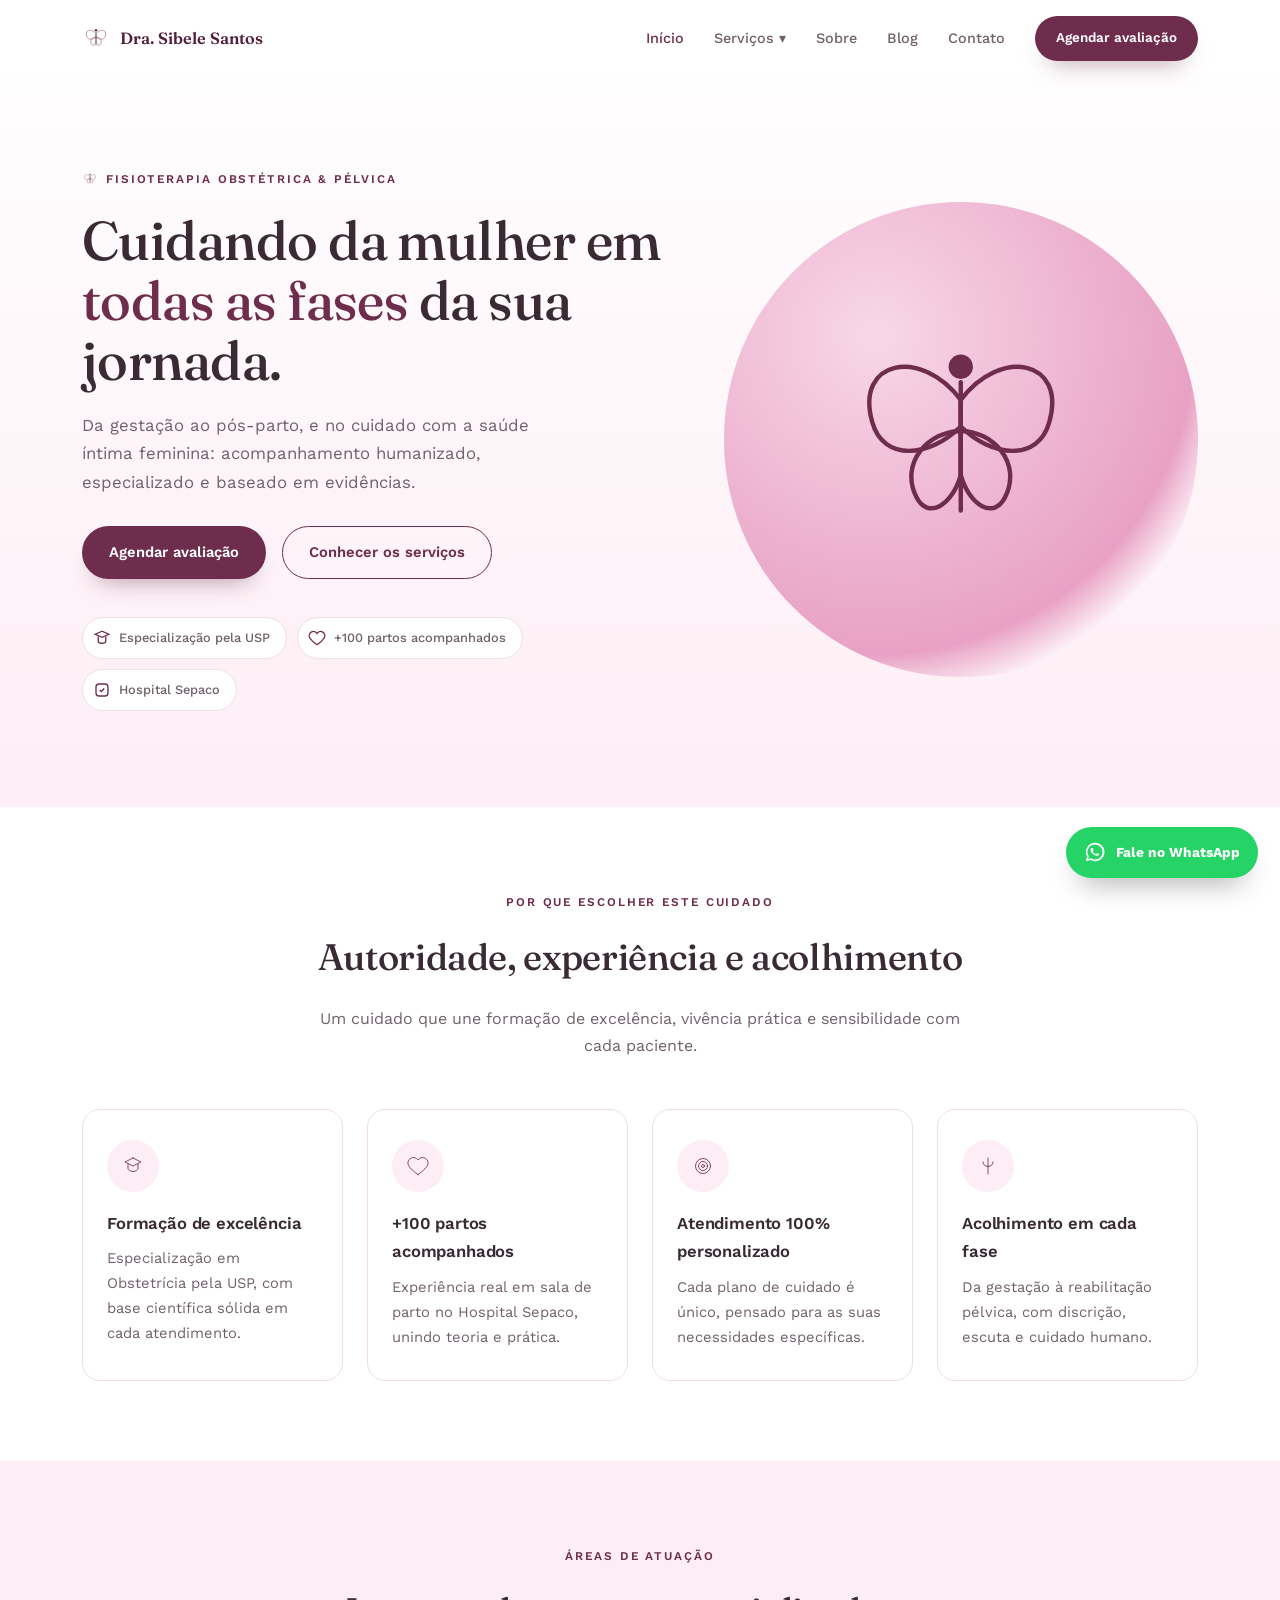
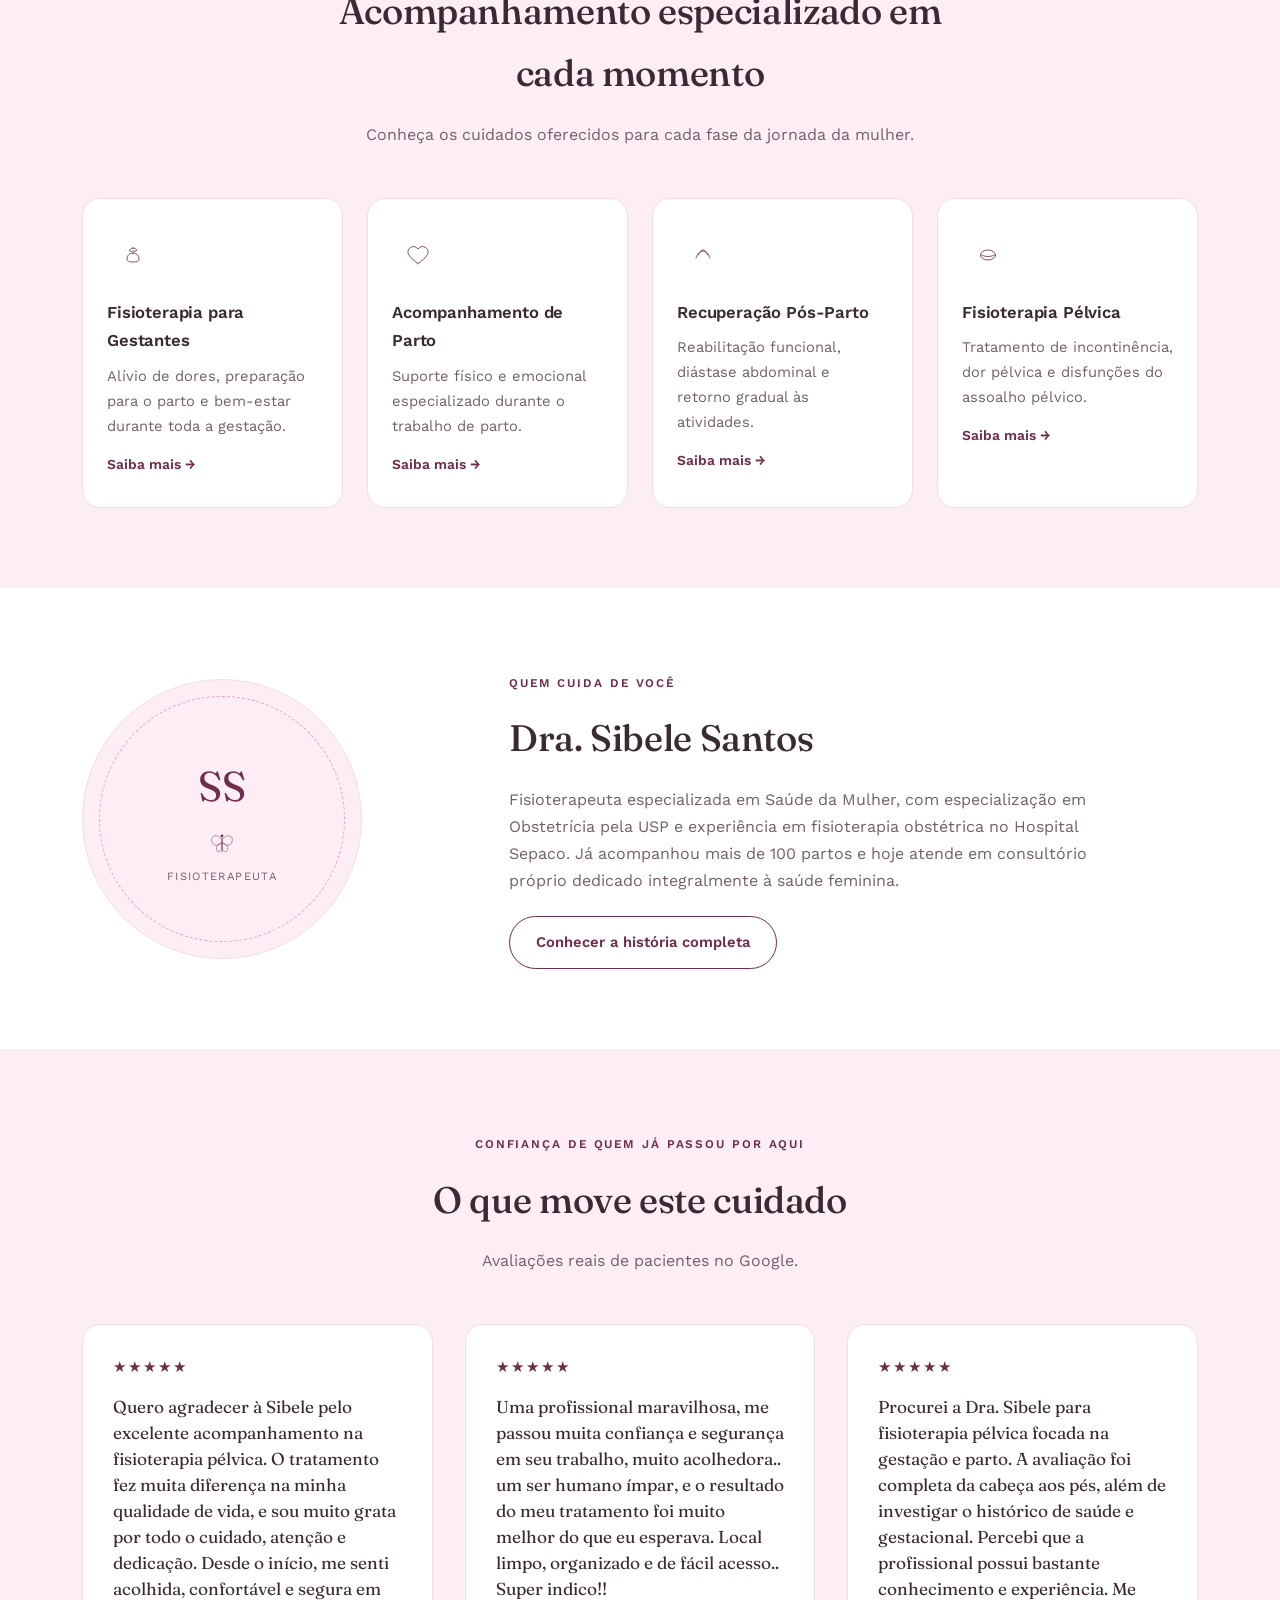
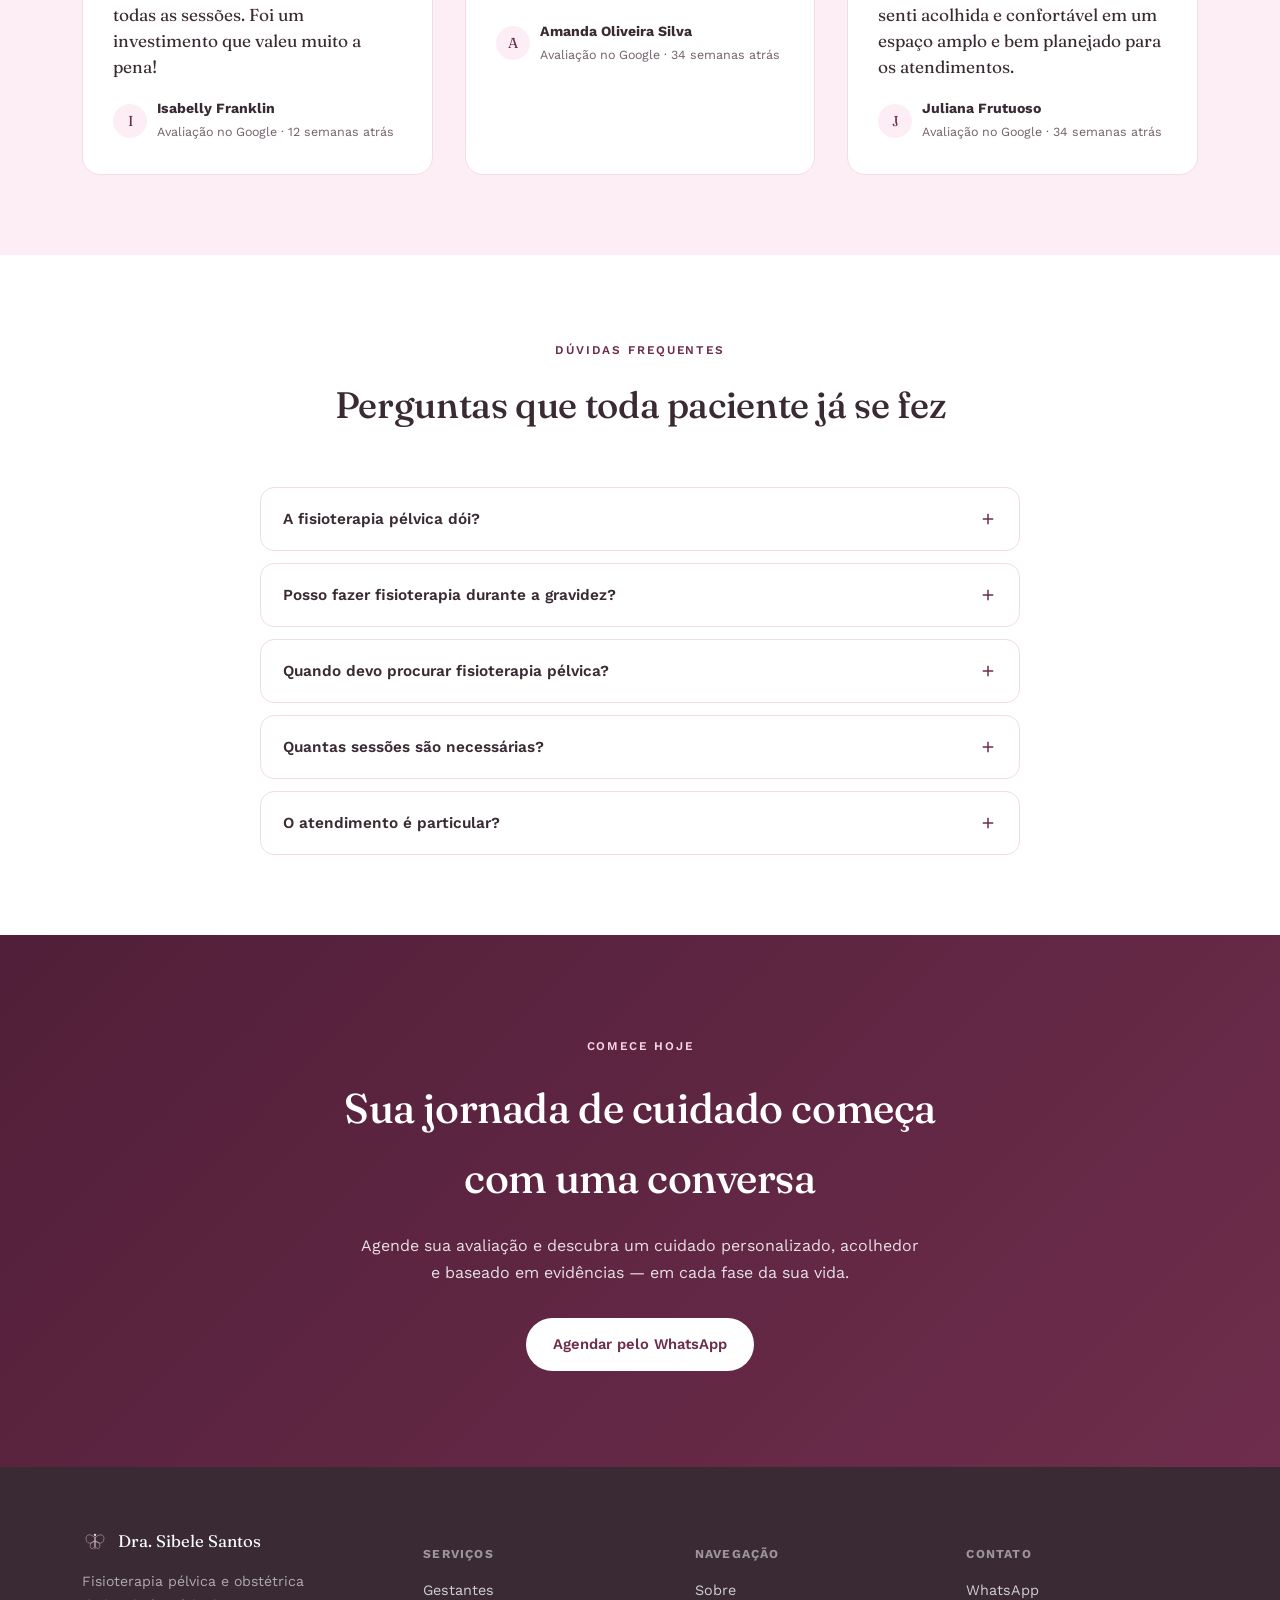
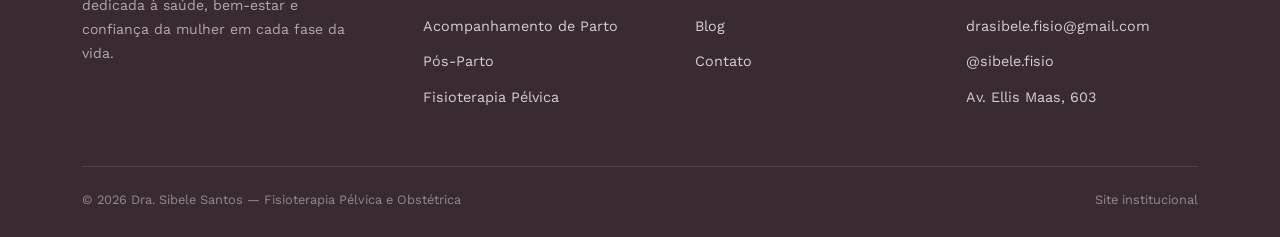
<file: index.html>
<!DOCTYPE html>
<html lang="pt-BR">
<head>
<meta charset="UTF-8">
<meta name="viewport" content="width=device-width, initial-scale=1.0">
<title>Dra. Sibele Santos | Fisioterapia Obstétrica e Pélvica — Saúde da Mulher</title>
<meta name="description" content="Fisioterapeuta especializada em Saúde da Mulher, com especialização pela USP e mais de 100 partos acompanhados. Gestação, parto, pós-parto e fisioterapia pélvica com atendimento humanizado.">
<link rel="canonical" href="https://www.drasibelesantos.com.br/">
<meta property="og:title" content="Dra. Sibele Santos | Fisioterapia Obstétrica e Pélvica">
<meta property="og:description" content="Acompanhamento especializado da mulher na gestação, parto, pós-parto e saúde íntima feminina.">
<meta property="og:type" content="website">
<link rel="preconnect" href="https://fonts.googleapis.com">
<link rel="preconnect" href="https://fonts.gstatic.com" crossorigin>
<link href="https://fonts.googleapis.com/css2?family=Fraunces:opsz,wght@9..144,400;9..144,500;9..144,600&family=Work+Sans:wght@400;500;600;700&display=swap" rel="stylesheet">
<link rel="stylesheet" href="assets/styles.css">
<script type="application/ld+json">
{
  "@context": "https://schema.org",
  "@type": "MedicalBusiness",
  "name": "Dra. Sibele Santos — Fisioterapia Pélvica e Obstétrica",
  "description": "Fisioterapeuta especializada em Saúde da Mulher: gestação, parto, pós-parto e fisioterapia pélvica.",
  "telephone": "+5511976749913",
  "address": {
    "@type": "PostalAddress",
    "streetAddress": "Av. Ellis Maas, 603",
    "addressCountry": "BR"
  },
  "sameAs": ["https://www.instagram.com/sibele.fisio"],
  "priceRange": "$$"
}
</script>
</head>
<body>

<svg width="0" height="0" style="position:absolute">
  <defs>
    <g id="butterfly">
      <line x1="60" y1="34" x2="60" y2="92" stroke="currentColor" stroke-width="2" stroke-linecap="round"/>
      <circle cx="60" cy="27" r="5.5" fill="currentColor"/>
      <path d="M60,42 C78,18 108,24 100,52 C95,70 74,68 60,54 Z" fill="none" stroke="currentColor" stroke-width="2"/>
      <path d="M60,42 C42,18 12,24 20,52 C25,70 46,68 60,54 Z" fill="none" stroke="currentColor" stroke-width="2"/>
      <path d="M60,56 C74,56 88,70 80,86 C75,96 64,90 60,76 Z" fill="none" stroke="currentColor" stroke-width="2"/>
      <path d="M60,56 C46,56 32,70 40,86 C45,96 56,90 60,76 Z" fill="none" stroke="currentColor" stroke-width="2"/>
    </g>
  </defs>
</svg>

<header id="siteHeader">
  <div class="nav-inner">
    <a href="index.html" class="brand">
      <svg viewBox="0 0 120 120" style="color:var(--ink-deep)"><use href="#butterfly"/></svg>
      Dra. Sibele Santos
    </a>
    <nav class="links">
      <a class="navlink active" href="index.html">Início</a>
      <div class="has-dropdown">
        <a class="navlink" href="#servicos">Serviços ▾</a>
        <div class="dropdown">
          <a href="servicos-gestantes.html">Fisioterapia para Gestantes</a>
          <a href="servicos-parto.html">Acompanhamento de Parto</a>
          <a href="servicos-pos-parto.html">Recuperação Pós-Parto</a>
          <a href="servicos-pelvica.html">Fisioterapia Pélvica</a>
        </div>
      </div>
      <a class="navlink" href="sobre.html">Sobre</a>
      <a class="navlink" href="blog.html">Blog</a>
      <a class="navlink" href="contato.html">Contato</a>
      <a class="btn btn-primary btn-sm" href="https://wa.me/5511976749913" target="_blank" rel="noopener">Agendar avaliação</a>
    </nav>
    <button class="menu-toggle" id="menuToggle" aria-label="Abrir menu" aria-expanded="false">
      <span></span><span></span><span></span>
    </button>
  </div>
  <div class="mobile-panel" id="mobilePanel">
    <a class="navlink" href="index.html">Início</a>
    <a class="navlink" href="#servicos">Serviços</a>
    <div class="mobile-sub">
      <a href="servicos-gestantes.html">Fisioterapia para Gestantes</a>
      <a href="servicos-parto.html">Acompanhamento de Parto</a>
      <a href="servicos-pos-parto.html">Recuperação Pós-Parto</a>
      <a href="servicos-pelvica.html">Fisioterapia Pélvica</a>
    </div>
    <a class="navlink" href="sobre.html">Sobre</a>
    <a class="navlink" href="blog.html">Blog</a>
    <a class="navlink" href="contato.html">Contato</a>
    <a class="btn btn-primary" href="https://wa.me/5511976749913" target="_blank" rel="noopener">Agendar avaliação</a>
  </div>
</header>

<main>

  <!-- HERO -->
  <section class="hero" id="inicio">
    <div class="wrap">
      <div>
        <span class="eyebrow fade-up"><svg viewBox="0 0 120 120"><use href="#butterfly"/></svg>Fisioterapia obstétrica &amp; pélvica</span>
        <h1 class="fade-up">Cuidando da mulher em <em>todas as fases</em> da sua jornada.</h1>
        <p class="lead fade-up">Da gestação ao pós-parto, e no cuidado com a saúde íntima feminina: acompanhamento humanizado, especializado e baseado em evidências.</p>
        <div class="cta-row fade-up">
          <a class="btn btn-primary" href="https://wa.me/5511976749913" target="_blank" rel="noopener">Agendar avaliação</a>
          <a class="btn btn-ghost" href="#servicos">Conhecer os serviços</a>
        </div>
        <div class="badge-row fade-up">
          <span class="badge"><svg viewBox="0 0 24 24" fill="none" stroke="currentColor" stroke-width="1.8"><path d="M12 3 3 7l9 4 9-4-9-4Z"/><path d="M7 10v6c0 1.7 2.2 3 5 3s5-1.3 5-3v-6"/></svg>Especialização pela USP</span>
          <span class="badge"><svg viewBox="0 0 24 24" fill="none" stroke="currentColor" stroke-width="1.8"><path d="M12 21s-7-4.6-9.5-9A5.5 5.5 0 0 1 12 6a5.5 5.5 0 0 1 9.5 6c-2.5 4.4-9.5 9-9.5 9Z"/></svg>+100 partos acompanhados</span>
          <span class="badge"><svg viewBox="0 0 24 24" fill="none" stroke="currentColor" stroke-width="1.8"><rect x="4" y="4" width="16" height="16" rx="4"/><path d="m9 12 2 2 4-4"/></svg>Hospital Sepaco</span>
        </div>
      </div>
      <div class="hero-art fade-up">
        <div class="ring"></div>
        <svg class="butterfly-big" viewBox="0 0 120 120" style="color:var(--ink-deep)" id="heroButterfly"><use href="#butterfly"/></svg>
      </div>
    </div>
  </section>

  <!-- DIFERENCIAIS -->
  <section class="band-alt" id="diferenciais">
    <div class="wrap">
      <div class="section-head fade-up">
        <span class="eyebrow">Por que escolher este cuidado</span>
        <h2>Autoridade, experiência e acolhimento</h2>
        <p>Um cuidado que une formação de excelência, vivência prática e sensibilidade com cada paciente.</p>
      </div>
      <div class="grid-4">
        <div class="card fade-up">
          <div class="icon-badge"><svg viewBox="0 0 48 48" fill="none" stroke="currentColor" stroke-width="1.7" stroke-linecap="round"><path d="M24 8 8 16l16 8 16-8-16-8Z"/><path d="M14 20v9c0 3 4.5 6 10 6s10-3 10-6v-9"/></svg></div>
          <h3>Formação de excelência</h3>
          <p>Especialização em Obstetrícia pela USP, com base científica sólida em cada atendimento.</p>
        </div>
        <div class="card fade-up">
          <div class="icon-badge"><svg viewBox="0 0 48 48" fill="none" stroke="currentColor" stroke-width="1.7" stroke-linecap="round"><path d="M24 41s-14-9-19-18A11 11 0 0 1 24 12a11 11 0 0 1 19 11c-5 9-19 18-19 18Z"/></svg></div>
          <h3>+100 partos acompanhados</h3>
          <p>Experiência real em sala de parto no Hospital Sepaco, unindo teoria e prática.</p>
        </div>
        <div class="card fade-up">
          <div class="icon-badge"><svg viewBox="0 0 48 48" fill="none" stroke="currentColor" stroke-width="1.7" stroke-linecap="round"><circle cx="24" cy="24" r="3"/><circle cx="24" cy="24" r="9"/><circle cx="24" cy="24" r="15"/></svg></div>
          <h3>Atendimento 100% personalizado</h3>
          <p>Cada plano de cuidado é único, pensado para as suas necessidades específicas.</p>
        </div>
        <div class="card fade-up">
          <div class="icon-badge"><svg viewBox="0 0 48 48" fill="none" stroke="currentColor" stroke-width="1.7" stroke-linecap="round"><path d="M24 8v32M14 16c0 6 5 9 10 9s10-3 10-9"/></svg></div>
          <h3>Acolhimento em cada fase</h3>
          <p>Da gestação à reabilitação pélvica, com discrição, escuta e cuidado humano.</p>
        </div>
      </div>
    </div>
  </section>

  <!-- SERVIÇOS -->
  <section class="band" id="servicos">
    <div class="wrap">
      <div class="section-head fade-up">
        <span class="eyebrow">Áreas de atuação</span>
        <h2>Acompanhamento especializado em cada momento</h2>
        <p>Conheça os cuidados oferecidos para cada fase da jornada da mulher.</p>
      </div>
      <div class="grid-4">
        <div class="card fade-up">
          <div class="icon-badge" style="background:var(--white)"><svg viewBox="0 0 48 48" fill="none" stroke="currentColor" stroke-width="1.7" stroke-linecap="round"><path d="M24 10c-4 0-7 3-7 6 3 1 6 1 7 0 3 1 7 0 7-1 0-3-3-5-7-5Z"/><path d="M24 20c-8 0-12 6-12 12 0 4 4 6 12 6s12-2 12-6c0-6-4-12-12-12Z"/></svg></div>
          <h3>Fisioterapia para Gestantes</h3>
          <p>Alívio de dores, preparação para o parto e bem-estar durante toda a gestação.</p>
          <a class="card-link" href="servicos-gestantes.html">Saiba mais →</a>
        </div>
        <div class="card fade-up">
          <div class="icon-badge" style="background:var(--white)"><svg viewBox="0 0 48 48" fill="none" stroke="currentColor" stroke-width="1.7" stroke-linecap="round"><path d="M24 41s-14-9-19-18A11 11 0 0 1 24 12a11 11 0 0 1 19 11c-5 9-19 18-19 18Z"/></svg></div>
          <h3>Acompanhamento de Parto</h3>
          <p>Suporte físico e emocional especializado durante o trabalho de parto.</p>
          <a class="card-link" href="servicos-parto.html">Saiba mais →</a>
        </div>
        <div class="card fade-up">
          <div class="icon-badge" style="background:var(--white)"><svg viewBox="0 0 48 48" fill="none" stroke="currentColor" stroke-width="1.7" stroke-linecap="round"><path d="M10 30c4-10 10-16 14-16s10 6 14 16"/><path d="M14 24c3-5 7-8 10-8s7 3 10 8"/></svg></div>
          <h3>Recuperação Pós-Parto</h3>
          <p>Reabilitação funcional, diástase abdominal e retorno gradual às atividades.</p>
          <a class="card-link" href="servicos-pos-parto.html">Saiba mais →</a>
        </div>
        <div class="card fade-up">
          <div class="icon-badge" style="background:var(--white)"><svg viewBox="0 0 48 48" fill="none" stroke="currentColor" stroke-width="1.7" stroke-linecap="round"><ellipse cx="24" cy="24" rx="15" ry="10"/><path d="M11 24c4 4 22 4 26 0"/></svg></div>
          <h3>Fisioterapia Pélvica</h3>
          <p>Tratamento de incontinência, dor pélvica e disfunções do assoalho pélvico.</p>
          <a class="card-link" href="servicos-pelvica.html">Saiba mais →</a>
        </div>
      </div>
    </div>
  </section>

  <!-- SOBRE TEASER -->
  <section class="band-alt" id="sobre-teaser">
    <div class="wrap" style="display:grid;grid-template-columns:.7fr 1.3fr;gap:56px;align-items:center;">
      <div class="fade-up" style="aspect-ratio:1/1;border-radius:50%;background:var(--blush);border:1px solid var(--line);display:flex;flex-direction:column;align-items:center;justify-content:center;gap:8px;position:relative;max-width:280px;">
        <div style="position:absolute;inset:16px;border-radius:50%;border:1px dashed var(--pink-mid)"></div>
        <span style="font-family:'Fraunces',serif;font-size:2.6rem;color:var(--ink-deep)">SS</span>
        <svg viewBox="0 0 120 120" style="width:30px;height:30px;color:var(--ink-deep)"><use href="#butterfly"/></svg>
        <span style="font-size:.7rem;letter-spacing:.12em;text-transform:uppercase;color:var(--ink-soft)">Fisioterapeuta</span>
      </div>
      <div class="fade-up">
        <span class="eyebrow">Quem cuida de você</span>
        <h2 style="font-size:clamp(1.7rem,3vw,2.3rem);margin-top:12px;">Dra. Sibele Santos</h2>
        <p style="margin-top:16px;color:var(--ink-soft);max-width:62ch;">Fisioterapeuta especializada em Saúde da Mulher, com especialização em Obstetrícia pela USP e experiência em fisioterapia obstétrica no Hospital Sepaco. Já acompanhou mais de 100 partos e hoje atende em consultório próprio dedicado integralmente à saúde feminina.</p>
        <a class="btn btn-ghost" style="margin-top:22px;" href="sobre.html">Conhecer a história completa</a>
      </div>
    </div>
  </section>

  <!-- PROVA SOCIAL -->
  <section class="band" id="depoimentos">
    <div class="wrap">
      <div class="section-head fade-up">
        <span class="eyebrow">Confiança de quem já passou por aqui</span>
        <h2>O que move este cuidado</h2>
        <p>Avaliações reais de pacientes no Google.</p>
      </div>
      <div class="grid-3">
        <div class="testi-card fade-up">
          <div class="testi-stars">★★★★★</div>
          <p class="testi-quote">Quero agradecer à Sibele pelo excelente acompanhamento na fisioterapia pélvica. O tratamento fez muita diferença na minha qualidade de vida, e sou muito grata por todo o cuidado, atenção e dedicação. Desde o início, me senti acolhida, confortável e segura em todas as sessões. Foi um investimento que valeu muito a pena!</p>
          <div class="testi-who">
            <span class="dot-av">I</span>
            <div><strong>Isabelly Franklin</strong><br><span class="testi-source">Avaliação no Google · 12 semanas atrás</span></div>
          </div>
        </div>
        <div class="testi-card fade-up">
          <div class="testi-stars">★★★★★</div>
          <p class="testi-quote">Uma profissional maravilhosa, me passou muita confiança e segurança em seu trabalho, muito acolhedora.. um ser humano ímpar, e o resultado do meu tratamento foi muito melhor do que eu esperava. Local limpo, organizado e de fácil acesso.. Super indico!!</p>
          <div class="testi-who">
            <span class="dot-av">A</span>
            <div><strong>Amanda Oliveira Silva</strong><br><span class="testi-source">Avaliação no Google · 34 semanas atrás</span></div>
          </div>
        </div>
        <div class="testi-card fade-up">
          <div class="testi-stars">★★★★★</div>
          <p class="testi-quote">Procurei a Dra. Sibele para fisioterapia pélvica focada na gestação e parto. A avaliação foi completa da cabeça aos pés, além de investigar o histórico de saúde e gestacional. Percebi que a profissional possui bastante conhecimento e experiência. Me senti acolhida e confortável em um espaço amplo e bem planejado para os atendimentos.</p>
          <div class="testi-who">
            <span class="dot-av">J</span>
            <div><strong>Juliana Frutuoso</strong><br><span class="testi-source">Avaliação no Google · 34 semanas atrás</span></div>
          </div>
        </div>
      </div>
    </div>
  </section>

  <!-- FAQ -->
  <section class="band-alt" id="faq">
    <div class="wrap">
      <div class="section-head fade-up">
        <span class="eyebrow">Dúvidas frequentes</span>
        <h2>Perguntas que toda paciente já se fez</h2>
      </div>
      <div class="faq fade-up">
        <div class="faq-item">
          <div class="faq-q">A fisioterapia pélvica dói?<svg viewBox="0 0 24 24" fill="none" stroke="currentColor" stroke-width="2"><path d="M12 5v14M5 12h14"/></svg></div>
          <div class="faq-a"><div class="faq-a-inner">Não. As técnicas são adaptadas ao seu nível de conforto e sensibilidade, sempre de forma gradual e respeitosa com o seu corpo.</div></div>
        </div>
        <div class="faq-item">
          <div class="faq-q">Posso fazer fisioterapia durante a gravidez?<svg viewBox="0 0 24 24" fill="none" stroke="currentColor" stroke-width="2"><path d="M12 5v14M5 12h14"/></svg></div>
          <div class="faq-a"><div class="faq-a-inner">Sim, na maioria dos casos. A fisioterapia para gestantes é segura e traz alívio de dores e preparo para o parto — sempre alinhada com o acompanhamento do seu obstetra.</div></div>
        </div>
        <div class="faq-item">
          <div class="faq-q">Quando devo procurar fisioterapia pélvica?<svg viewBox="0 0 24 24" fill="none" stroke="currentColor" stroke-width="2"><path d="M12 5v14M5 12h14"/></svg></div>
          <div class="faq-a"><div class="faq-a-inner">Sinais como dor na relação sexual, perdas urinárias, dor pélvica ou desconforto após o parto já são motivo suficiente para buscar avaliação especializada.</div></div>
        </div>
        <div class="faq-item">
          <div class="faq-q">Quantas sessões são necessárias?<svg viewBox="0 0 24 24" fill="none" stroke="currentColor" stroke-width="2"><path d="M12 5v14M5 12h14"/></svg></div>
          <div class="faq-a"><div class="faq-a-inner">Varia de pessoa para pessoa. O plano de tratamento é definido após a avaliação inicial, de acordo com o seu histórico e objetivos.</div></div>
        </div>
        <div class="faq-item">
          <div class="faq-q">O atendimento é particular?<svg viewBox="0 0 24 24" fill="none" stroke="currentColor" stroke-width="2"><path d="M12 5v14M5 12h14"/></svg></div>
          <div class="faq-a"><div class="faq-a-inner">O atendimento é realizado em consultório próprio. Para dúvidas sobre valores e formas de pagamento, fale diretamente pelo WhatsApp.</div></div>
        </div>
      </div>
    </div>
  </section>

  <!-- CTA FINAL -->
  <section class="final-cta">
    <div class="wrap">
      <span class="eyebrow fade-up">Comece hoje</span>
      <h2 class="fade-up">Sua jornada de cuidado começa com uma conversa</h2>
      <p class="fade-up">Agende sua avaliação e descubra um cuidado personalizado, acolhedor e baseado em evidências — em cada fase da sua vida.</p>
      <div class="cta-row fade-up">
        <a class="btn btn-white" href="https://wa.me/5511976749913" target="_blank" rel="noopener">Agendar pelo WhatsApp</a>
      </div>
    </div>
  </section>

</main>

<a class="wa-float" href="https://wa.me/5511976749913" target="_blank" rel="noopener" aria-label="Conversar no WhatsApp">
  <svg viewBox="0 0 24 24" fill="currentColor"><path d="M12 2a10 10 0 0 0-8.6 15L2 22l5.2-1.4A10 10 0 1 0 12 2Zm0 18.2a8.2 8.2 0 0 1-4.2-1.1l-.3-.2-3.1.8.8-3-.2-.3A8.2 8.2 0 1 1 12 20.2Zm4.5-6.1c-.2-.1-1.5-.7-1.7-.8-.2-.1-.4-.1-.6.1-.2.2-.7.8-.8.9-.1.2-.3.2-.5.1-.2-.1-1-.4-1.9-1.2-.7-.6-1.2-1.4-1.3-1.6-.1-.2 0-.4.1-.5.1-.1.2-.3.4-.4.1-.1.2-.2.2-.4.1-.1 0-.3 0-.4 0-.1-.6-1.4-.8-1.9-.2-.5-.4-.4-.6-.4h-.5c-.2 0-.4.1-.6.3-.2.2-.8.8-.8 1.9s.8 2.2.9 2.4c.1.2 1.6 2.4 3.9 3.4.5.2 1 .4 1.3.5.5.2 1 .1 1.4.1.4-.1 1.3-.5 1.5-1 .2-.5.2-.9.1-1Z"/></svg>
  <span class="wa-label">Fale no WhatsApp</span>
</a>

<footer id="contato">
  <div class="wrap">
    <div class="footer-grid">
      <div>
        <div class="footer-brand">
          <svg viewBox="0 0 120 120" style="color:var(--pink-light)"><use href="#butterfly"/></svg>
          Dra. Sibele Santos
        </div>
        <p class="footer-tag">Fisioterapia pélvica e obstétrica dedicada à saúde, bem-estar e confiança da mulher em cada fase da vida.</p>
      </div>
      <div>
        <h4>Serviços</h4>
        <ul>
          <li><a href="servicos-gestantes.html">Gestantes</a></li>
          <li><a href="servicos-parto.html">Acompanhamento de Parto</a></li>
          <li><a href="servicos-pos-parto.html">Pós-Parto</a></li>
          <li><a href="servicos-pelvica.html">Fisioterapia Pélvica</a></li>
        </ul>
      </div>
      <div>
        <h4>Navegação</h4>
        <ul>
          <li><a href="sobre.html">Sobre</a></li>
          <li><a href="blog.html">Blog</a></li>
          <li><a href="contato.html">Contato</a></li>
        </ul>
      </div>
      <div>
        <h4>Contato</h4>
        <ul>
          <li><a href="https://wa.me/5511976749913" target="_blank" rel="noopener">WhatsApp</a></li>
          <li><a href="mailto:drasibele.fisio@gmail.com">drasibele.fisio@gmail.com</a></li>
          <li><a href="https://www.instagram.com/sibele.fisio" target="_blank" rel="noopener">@sibele.fisio</a></li>
          <li><a href="https://maps.app.goo.gl/YKQ1mT6gRTcS1WS17" target="_blank" rel="noopener">Av. Ellis Maas, 603</a></li>
        </ul>
      </div>
    </div>
    <div class="foot-bottom">
      <span>© <span id="year"></span> Dra. Sibele Santos — Fisioterapia Pélvica e Obstétrica</span>
      <span>Site institucional</span>
    </div>
  </div>
</footer>

<script src="assets/main.js"></script>
</body>
</html>
</file>
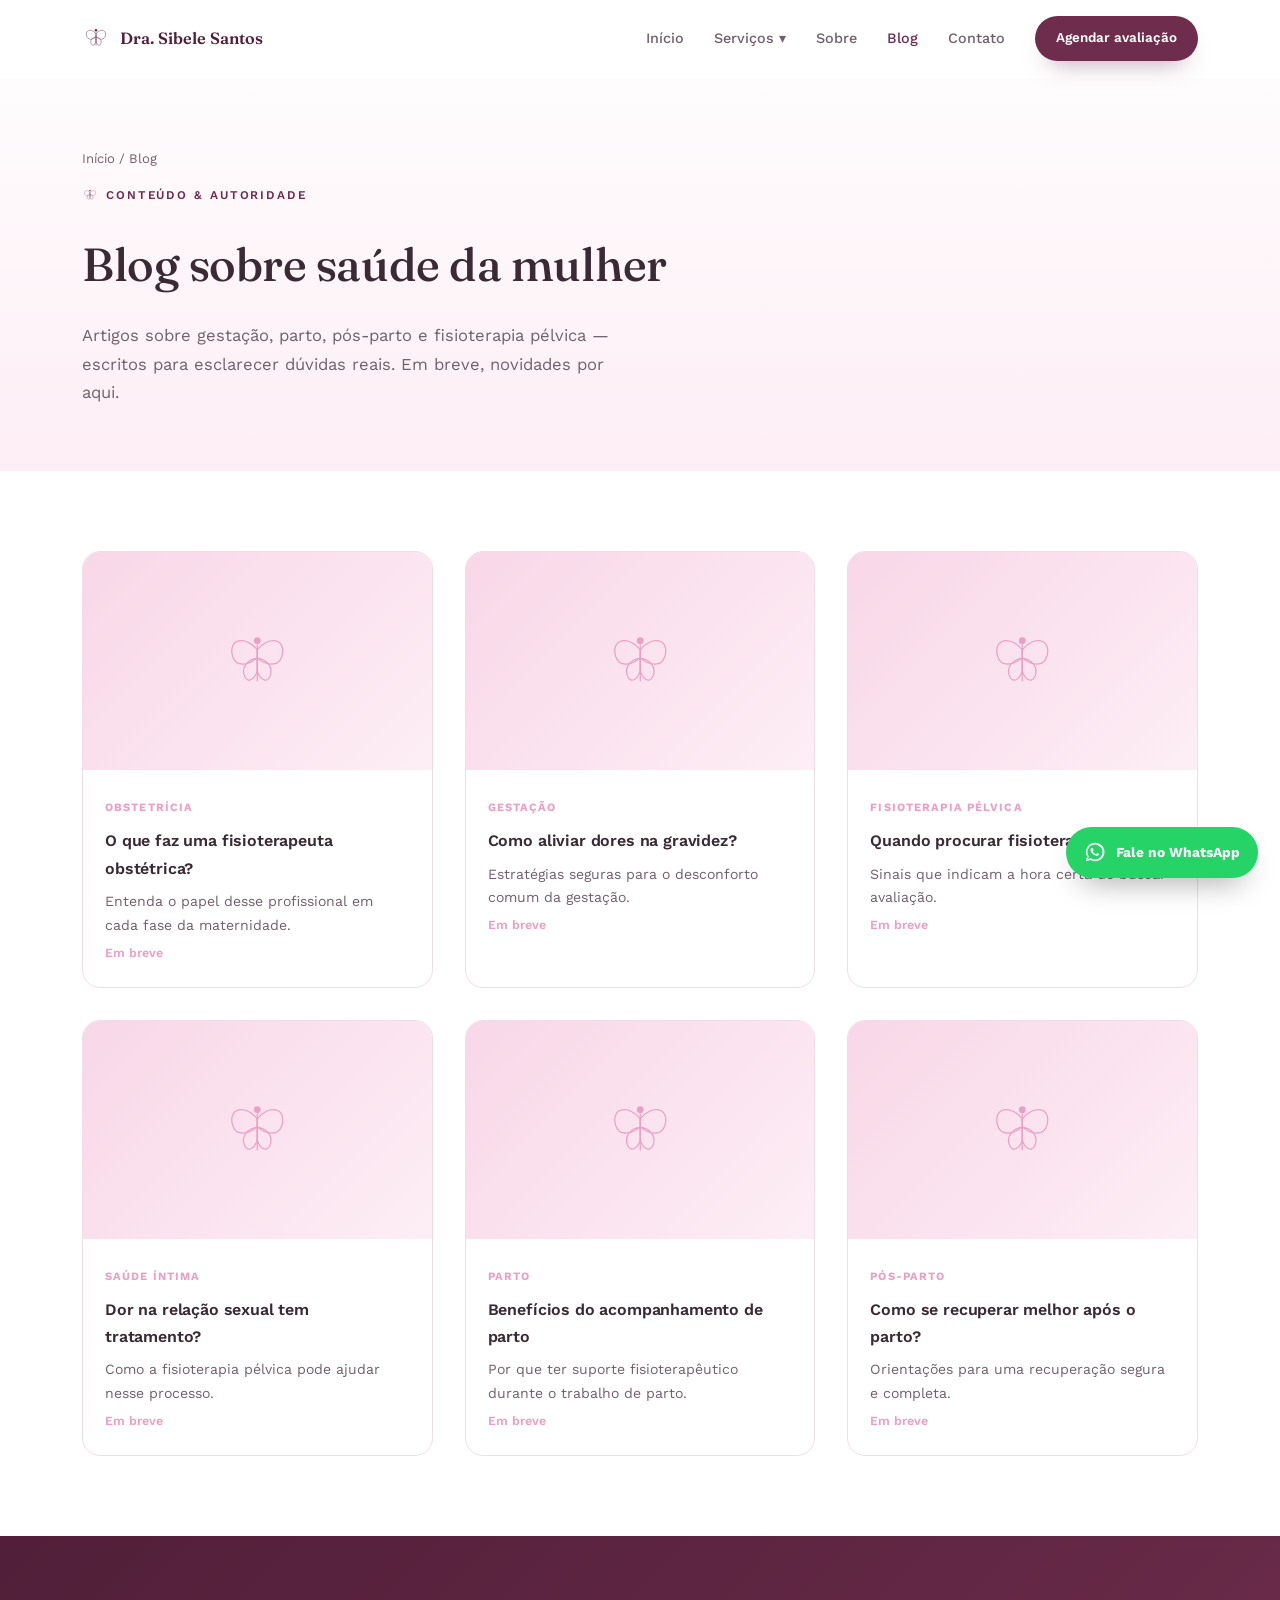
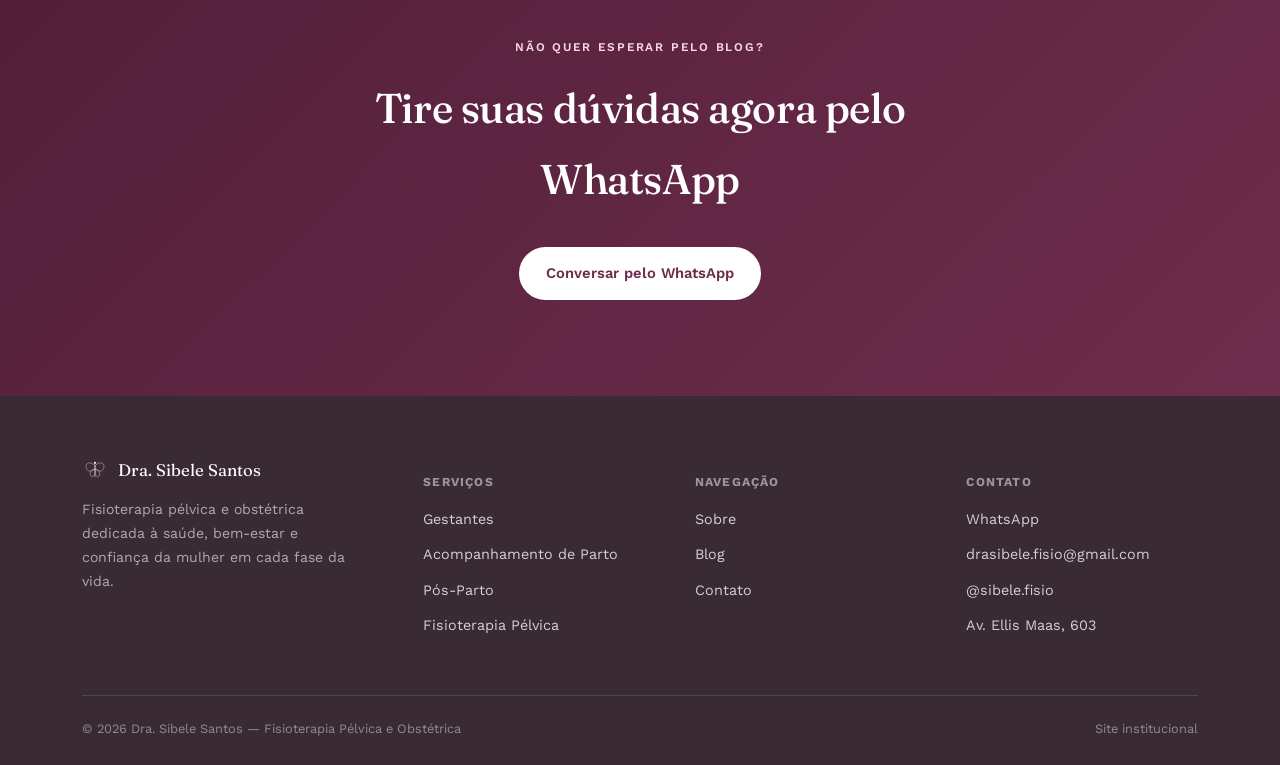
<file: blog.html>
<!DOCTYPE html>
<html lang="pt-BR">
<head>
<meta charset="UTF-8">
<meta name="viewport" content="width=device-width, initial-scale=1.0">
<title>Blog | Dra. Sibele Santos — Saúde da Mulher</title>
<meta name="description" content="Artigos sobre fisioterapia obstétrica, gestação, parto, pós-parto e fisioterapia pélvica, escritos pela Dra. Sibele Santos.">
<link rel="canonical" href="https://www.drasibelesantos.com.br/blog.html">
<link rel="preconnect" href="https://fonts.googleapis.com">
<link rel="preconnect" href="https://fonts.gstatic.com" crossorigin>
<link href="https://fonts.googleapis.com/css2?family=Fraunces:opsz,wght@9..144,400;9..144,500;9..144,600&family=Work+Sans:wght@400;500;600;700&display=swap" rel="stylesheet">
<link rel="stylesheet" href="assets/styles.css">
</head>
<body>

<svg width="0" height="0" style="position:absolute">
  <defs>
    <g id="butterfly">
      <line x1="60" y1="34" x2="60" y2="92" stroke="currentColor" stroke-width="2" stroke-linecap="round"/>
      <circle cx="60" cy="27" r="5.5" fill="currentColor"/>
      <path d="M60,42 C78,18 108,24 100,52 C95,70 74,68 60,54 Z" fill="none" stroke="currentColor" stroke-width="2"/>
      <path d="M60,42 C42,18 12,24 20,52 C25,70 46,68 60,54 Z" fill="none" stroke="currentColor" stroke-width="2"/>
      <path d="M60,56 C74,56 88,70 80,86 C75,96 64,90 60,76 Z" fill="none" stroke="currentColor" stroke-width="2"/>
      <path d="M60,56 C46,56 32,70 40,86 C45,96 56,90 60,76 Z" fill="none" stroke="currentColor" stroke-width="2"/>
    </g>
  </defs>
</svg>

<header id="siteHeader">
  <div class="nav-inner">
    <a href="index.html" class="brand">
      <svg viewBox="0 0 120 120" style="color:var(--ink-deep)"><use href="#butterfly"/></svg>
      Dra. Sibele Santos
    </a>
    <nav class="links">
      <a class="navlink" href="index.html">Início</a>
      <div class="has-dropdown">
        <a class="navlink" href="#">Serviços ▾</a>
        <div class="dropdown">
          <a href="servicos-gestantes.html">Fisioterapia para Gestantes</a>
          <a href="servicos-parto.html">Acompanhamento de Parto</a>
          <a href="servicos-pos-parto.html">Recuperação Pós-Parto</a>
          <a href="servicos-pelvica.html">Fisioterapia Pélvica</a>
        </div>
      </div>
      <a class="navlink" href="sobre.html">Sobre</a>
      <a class="navlink active" href="blog.html">Blog</a>
      <a class="navlink" href="contato.html">Contato</a>
      <a class="btn btn-primary btn-sm" href="https://wa.me/5511976749913" target="_blank" rel="noopener">Agendar avaliação</a>
    </nav>
    <button class="menu-toggle" id="menuToggle" aria-label="Abrir menu" aria-expanded="false">
      <span></span><span></span><span></span>
    </button>
  </div>
  <div class="mobile-panel" id="mobilePanel">
    <a class="navlink" href="index.html">Início</a>
    <a class="navlink" href="#">Serviços</a>
    <div class="mobile-sub">
      <a href="servicos-gestantes.html">Fisioterapia para Gestantes</a>
      <a href="servicos-parto.html">Acompanhamento de Parto</a>
      <a href="servicos-pos-parto.html">Recuperação Pós-Parto</a>
      <a href="servicos-pelvica.html">Fisioterapia Pélvica</a>
    </div>
    <a class="navlink" href="sobre.html">Sobre</a>
    <a class="navlink" href="blog.html">Blog</a>
    <a class="navlink" href="contato.html">Contato</a>
    <a class="btn btn-primary" href="https://wa.me/5511976749913" target="_blank" rel="noopener">Agendar avaliação</a>
  </div>
</header>

<main>
  <section class="page-hero">
    <div class="wrap">
      <div class="breadcrumb fade-up"><a href="index.html">Início</a> / Blog</div>
      <span class="eyebrow fade-up"><svg viewBox="0 0 120 120"><use href="#butterfly"/></svg>Conteúdo &amp; autoridade</span>
      <h1 class="fade-up" style="max-width:none;">Blog sobre saúde da mulher</h1>
      <p class="lead fade-up">Artigos sobre gestação, parto, pós-parto e fisioterapia pélvica — escritos para esclarecer dúvidas reais. Em breve, novidades por aqui.</p>
    </div>
  </section>

  <section class="band-alt">
    <div class="wrap">
      <div class="grid-3">
        <div class="blog-card fade-up">
          <div class="blog-thumb"><svg viewBox="0 0 120 120"><use href="#butterfly"/></svg></div>
          <div class="blog-body">
            <span class="blog-tag">Obstetrícia</span>
            <h3>O que faz uma fisioterapeuta obstétrica?</h3>
            <p>Entenda o papel desse profissional em cada fase da maternidade.</p>
            <span class="coming-soon">Em breve</span>
          </div>
        </div>
        <div class="blog-card fade-up">
          <div class="blog-thumb"><svg viewBox="0 0 120 120"><use href="#butterfly"/></svg></div>
          <div class="blog-body">
            <span class="blog-tag">Gestação</span>
            <h3>Como aliviar dores na gravidez?</h3>
            <p>Estratégias seguras para o desconforto comum da gestação.</p>
            <span class="coming-soon">Em breve</span>
          </div>
        </div>
        <div class="blog-card fade-up">
          <div class="blog-thumb"><svg viewBox="0 0 120 120"><use href="#butterfly"/></svg></div>
          <div class="blog-body">
            <span class="blog-tag">Fisioterapia Pélvica</span>
            <h3>Quando procurar fisioterapia pélvica?</h3>
            <p>Sinais que indicam a hora certa de buscar avaliação.</p>
            <span class="coming-soon">Em breve</span>
          </div>
        </div>
        <div class="blog-card fade-up">
          <div class="blog-thumb"><svg viewBox="0 0 120 120"><use href="#butterfly"/></svg></div>
          <div class="blog-body">
            <span class="blog-tag">Saúde Íntima</span>
            <h3>Dor na relação sexual tem tratamento?</h3>
            <p>Como a fisioterapia pélvica pode ajudar nesse processo.</p>
            <span class="coming-soon">Em breve</span>
          </div>
        </div>
        <div class="blog-card fade-up">
          <div class="blog-thumb"><svg viewBox="0 0 120 120"><use href="#butterfly"/></svg></div>
          <div class="blog-body">
            <span class="blog-tag">Parto</span>
            <h3>Benefícios do acompanhamento de parto</h3>
            <p>Por que ter suporte fisioterapêutico durante o trabalho de parto.</p>
            <span class="coming-soon">Em breve</span>
          </div>
        </div>
        <div class="blog-card fade-up">
          <div class="blog-thumb"><svg viewBox="0 0 120 120"><use href="#butterfly"/></svg></div>
          <div class="blog-body">
            <span class="blog-tag">Pós-Parto</span>
            <h3>Como se recuperar melhor após o parto?</h3>
            <p>Orientações para uma recuperação segura e completa.</p>
            <span class="coming-soon">Em breve</span>
          </div>
        </div>
      </div>
    </div>
  </section>

  <section class="final-cta">
    <div class="wrap">
      <span class="eyebrow fade-up">Não quer esperar pelo blog?</span>
      <h2 class="fade-up">Tire suas dúvidas agora pelo WhatsApp</h2>
      <div class="cta-row fade-up"><a class="btn btn-white" href="https://wa.me/5511976749913" target="_blank" rel="noopener">Conversar pelo WhatsApp</a></div>
    </div>
  </section>
</main>

<a class="wa-float" href="https://wa.me/5511976749913" target="_blank" rel="noopener" aria-label="Conversar no WhatsApp">
  <svg viewBox="0 0 24 24" fill="currentColor"><path d="M12 2a10 10 0 0 0-8.6 15L2 22l5.2-1.4A10 10 0 1 0 12 2Zm0 18.2a8.2 8.2 0 0 1-4.2-1.1l-.3-.2-3.1.8.8-3-.2-.3A8.2 8.2 0 1 1 12 20.2Zm4.5-6.1c-.2-.1-1.5-.7-1.7-.8-.2-.1-.4-.1-.6.1-.2.2-.7.8-.8.9-.1.2-.3.2-.5.1-.2-.1-1-.4-1.9-1.2-.7-.6-1.2-1.4-1.3-1.6-.1-.2 0-.4.1-.5.1-.1.2-.3.4-.4.1-.1.2-.2.2-.4.1-.1 0-.3 0-.4 0-.1-.6-1.4-.8-1.9-.2-.5-.4-.4-.6-.4h-.5c-.2 0-.4.1-.6.3-.2.2-.8.8-.8 1.9s.8 2.2.9 2.4c.1.2 1.6 2.4 3.9 3.4.5.2 1 .4 1.3.5.5.2 1 .1 1.4.1.4-.1 1.3-.5 1.5-1 .2-.5.2-.9.1-1Z"/></svg>
  <span class="wa-label">Fale no WhatsApp</span>
</a>

<footer>
  <div class="wrap">
    <div class="footer-grid">
      <div>
        <div class="footer-brand"><svg viewBox="0 0 120 120" style="color:var(--pink-light)"><use href="#butterfly"/></svg>Dra. Sibele Santos</div>
        <p class="footer-tag">Fisioterapia pélvica e obstétrica dedicada à saúde, bem-estar e confiança da mulher em cada fase da vida.</p>
      </div>
      <div><h4>Serviços</h4><ul>
        <li><a href="servicos-gestantes.html">Gestantes</a></li>
        <li><a href="servicos-parto.html">Acompanhamento de Parto</a></li>
        <li><a href="servicos-pos-parto.html">Pós-Parto</a></li>
        <li><a href="servicos-pelvica.html">Fisioterapia Pélvica</a></li>
      </ul></div>
      <div><h4>Navegação</h4><ul>
        <li><a href="sobre.html">Sobre</a></li>
        <li><a href="blog.html">Blog</a></li>
        <li><a href="contato.html">Contato</a></li>
      </ul></div>
      <div><h4>Contato</h4><ul>
        <li><a href="https://wa.me/5511976749913" target="_blank" rel="noopener">WhatsApp</a></li>
        <li><a href="mailto:drasibele.fisio@gmail.com">drasibele.fisio@gmail.com</a></li>
        <li><a href="https://www.instagram.com/sibele.fisio" target="_blank" rel="noopener">@sibele.fisio</a></li>
        <li><a href="https://maps.app.goo.gl/YKQ1mT6gRTcS1WS17" target="_blank" rel="noopener">Av. Ellis Maas, 603</a></li>
      </ul></div>
    </div>
    <div class="foot-bottom"><span>© <span id="year"></span> Dra. Sibele Santos — Fisioterapia Pélvica e Obstétrica</span><span>Site institucional</span></div>
  </div>
</footer>

<script src="assets/main.js"></script>
</body>
</html>
</file>
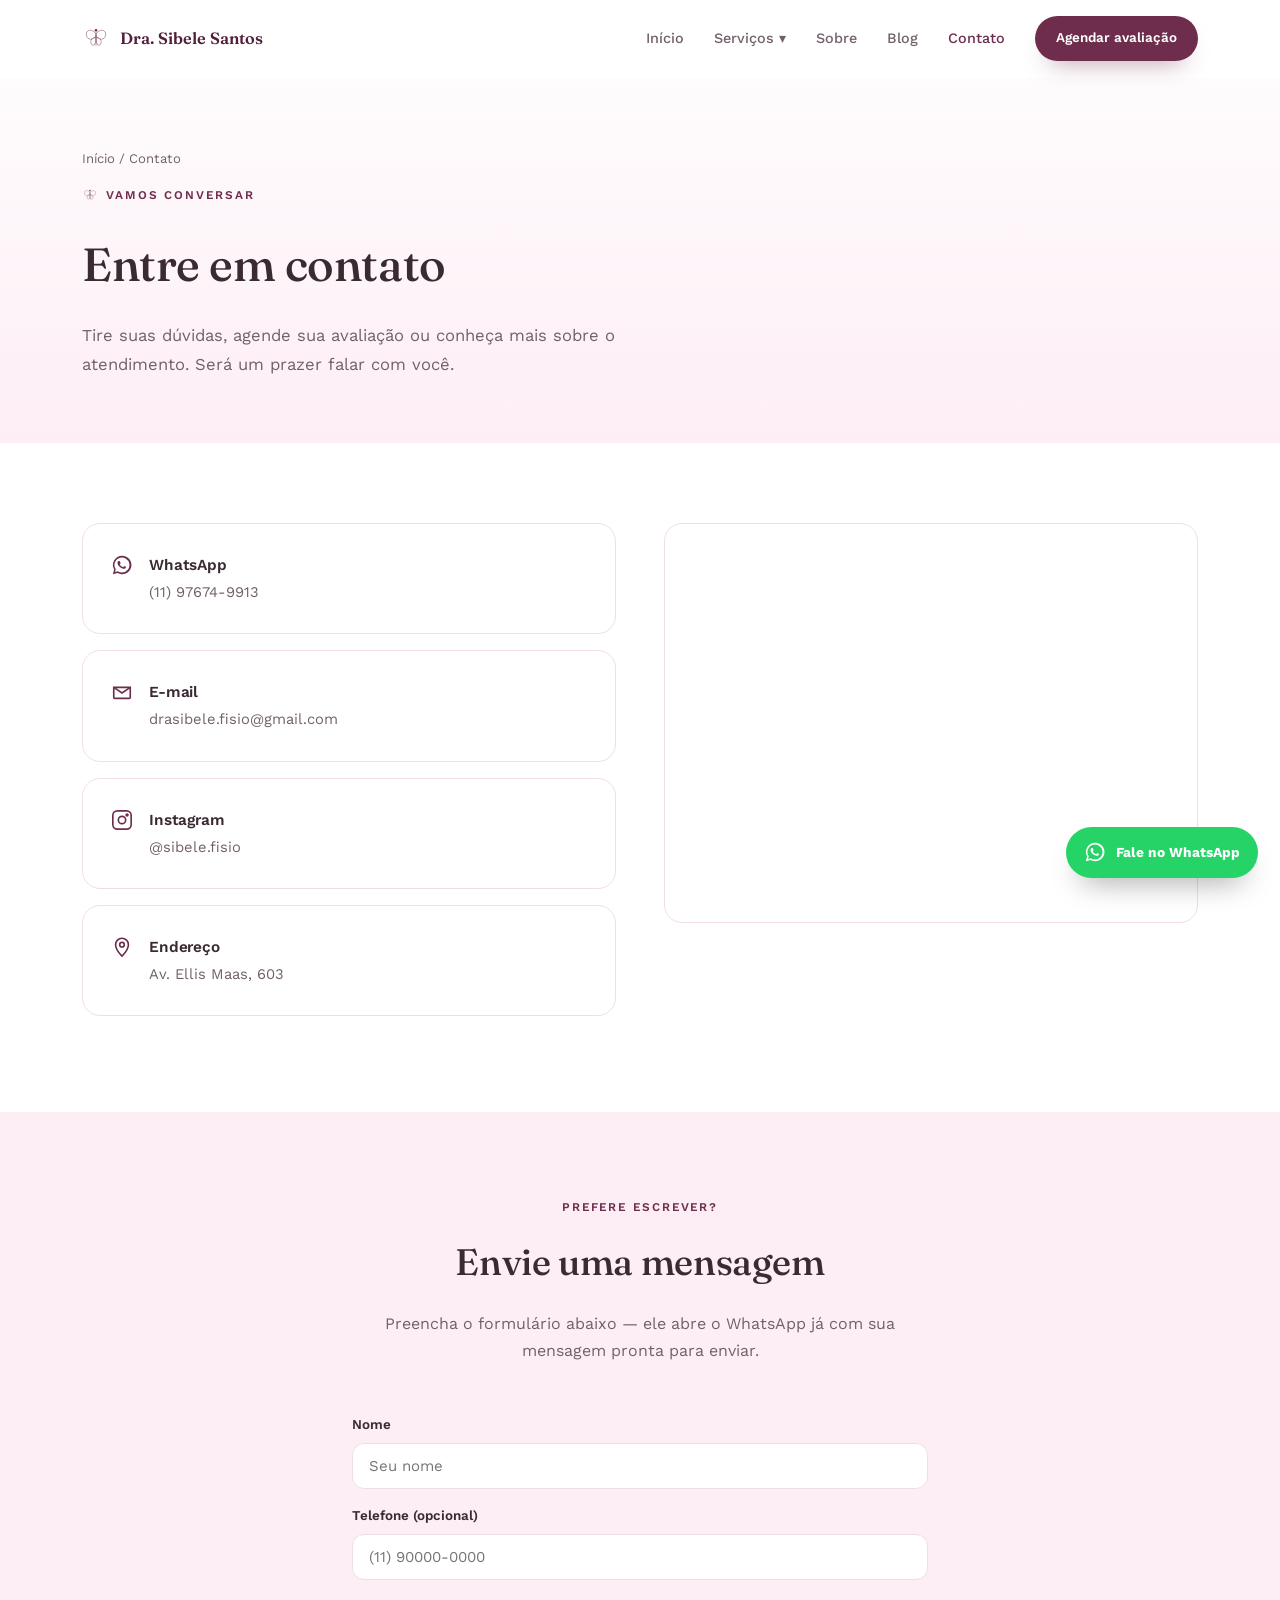
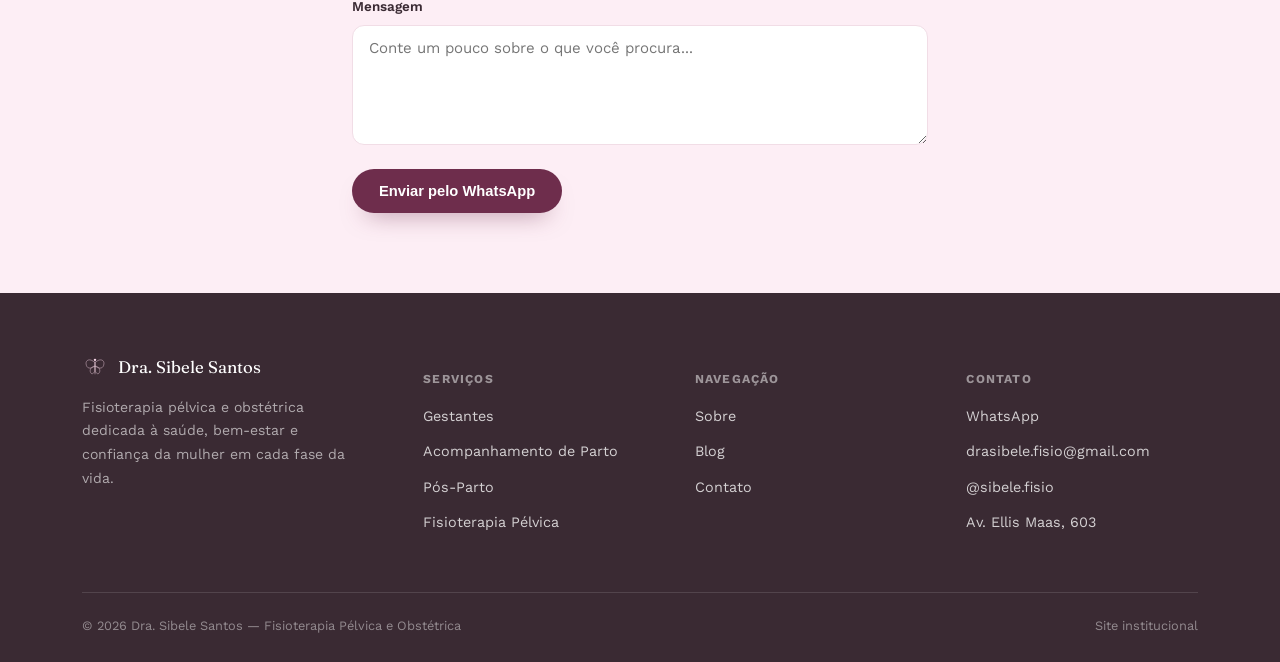
<file: contato.html>
<!DOCTYPE html>
<html lang="pt-BR">
<head>
<meta charset="UTF-8">
<meta name="viewport" content="width=device-width, initial-scale=1.0">
<title>Contato | Dra. Sibele Santos</title>
<meta name="description" content="Entre em contato com a Dra. Sibele Santos: WhatsApp, e-mail, endereço do consultório e redes sociais.">
<link rel="canonical" href="https://www.drasibelesantos.com.br/contato.html">
<link rel="preconnect" href="https://fonts.googleapis.com">
<link rel="preconnect" href="https://fonts.gstatic.com" crossorigin>
<link href="https://fonts.googleapis.com/css2?family=Fraunces:opsz,wght@9..144,400;9..144,500;9..144,600&family=Work+Sans:wght@400;500;600;700&display=swap" rel="stylesheet">
<link rel="stylesheet" href="assets/styles.css">
<script type="application/ld+json">
{
  "@context": "https://schema.org",
  "@type": "MedicalBusiness",
  "name": "Dra. Sibele Santos — Fisioterapia Pélvica e Obstétrica",
  "telephone": "+5511976749913",
  "email": "drasibele.fisio@gmail.com",
  "address": {
    "@type": "PostalAddress",
    "streetAddress": "Av. Ellis Maas, 603",
    "addressCountry": "BR"
  },
  "sameAs": ["https://www.instagram.com/sibele.fisio"]
}
</script>
</head>
<body>

<svg width="0" height="0" style="position:absolute">
  <defs>
    <g id="butterfly">
      <line x1="60" y1="34" x2="60" y2="92" stroke="currentColor" stroke-width="2" stroke-linecap="round"/>
      <circle cx="60" cy="27" r="5.5" fill="currentColor"/>
      <path d="M60,42 C78,18 108,24 100,52 C95,70 74,68 60,54 Z" fill="none" stroke="currentColor" stroke-width="2"/>
      <path d="M60,42 C42,18 12,24 20,52 C25,70 46,68 60,54 Z" fill="none" stroke="currentColor" stroke-width="2"/>
      <path d="M60,56 C74,56 88,70 80,86 C75,96 64,90 60,76 Z" fill="none" stroke="currentColor" stroke-width="2"/>
      <path d="M60,56 C46,56 32,70 40,86 C45,96 56,90 60,76 Z" fill="none" stroke="currentColor" stroke-width="2"/>
    </g>
  </defs>
</svg>

<header id="siteHeader">
  <div class="nav-inner">
    <a href="index.html" class="brand">
      <svg viewBox="0 0 120 120" style="color:var(--ink-deep)"><use href="#butterfly"/></svg>
      Dra. Sibele Santos
    </a>
    <nav class="links">
      <a class="navlink" href="index.html">Início</a>
      <div class="has-dropdown">
        <a class="navlink" href="#">Serviços ▾</a>
        <div class="dropdown">
          <a href="servicos-gestantes.html">Fisioterapia para Gestantes</a>
          <a href="servicos-parto.html">Acompanhamento de Parto</a>
          <a href="servicos-pos-parto.html">Recuperação Pós-Parto</a>
          <a href="servicos-pelvica.html">Fisioterapia Pélvica</a>
        </div>
      </div>
      <a class="navlink" href="sobre.html">Sobre</a>
      <a class="navlink" href="blog.html">Blog</a>
      <a class="navlink active" href="contato.html">Contato</a>
      <a class="btn btn-primary btn-sm" href="https://wa.me/5511976749913" target="_blank" rel="noopener">Agendar avaliação</a>
    </nav>
    <button class="menu-toggle" id="menuToggle" aria-label="Abrir menu" aria-expanded="false">
      <span></span><span></span><span></span>
    </button>
  </div>
  <div class="mobile-panel" id="mobilePanel">
    <a class="navlink" href="index.html">Início</a>
    <a class="navlink" href="#">Serviços</a>
    <div class="mobile-sub">
      <a href="servicos-gestantes.html">Fisioterapia para Gestantes</a>
      <a href="servicos-parto.html">Acompanhamento de Parto</a>
      <a href="servicos-pos-parto.html">Recuperação Pós-Parto</a>
      <a href="servicos-pelvica.html">Fisioterapia Pélvica</a>
    </div>
    <a class="navlink" href="sobre.html">Sobre</a>
    <a class="navlink" href="blog.html">Blog</a>
    <a class="navlink" href="contato.html">Contato</a>
    <a class="btn btn-primary" href="https://wa.me/5511976749913" target="_blank" rel="noopener">Agendar avaliação</a>
  </div>
</header>

<main>
  <section class="page-hero">
    <div class="wrap">
      <div class="breadcrumb fade-up"><a href="index.html">Início</a> / Contato</div>
      <span class="eyebrow fade-up"><svg viewBox="0 0 120 120"><use href="#butterfly"/></svg>Vamos conversar</span>
      <h1 class="fade-up" style="max-width:none;">Entre em contato</h1>
      <p class="lead fade-up">Tire suas dúvidas, agende sua avaliação ou conheça mais sobre o atendimento. Será um prazer falar com você.</p>
    </div>
  </section>

  <section class="band-alt">
    <div class="wrap">
      <div class="contact-grid">
        <div>
          <div class="contact-card fade-up">
            <svg viewBox="0 0 24 24" fill="currentColor"><path d="M12 2a10 10 0 0 0-8.6 15L2 22l5.2-1.4A10 10 0 1 0 12 2Zm0 18.2a8.2 8.2 0 0 1-4.2-1.1l-.3-.2-3.1.8.8-3-.2-.3A8.2 8.2 0 1 1 12 20.2Zm4.5-6.1c-.2-.1-1.5-.7-1.7-.8-.2-.1-.4-.1-.6.1-.2.2-.7.8-.8.9-.1.2-.3.2-.5.1-.2-.1-1-.4-1.9-1.2-.7-.6-1.2-1.4-1.3-1.6-.1-.2 0-.4.1-.5.1-.1.2-.3.4-.4.1-.1.2-.2.2-.4.1-.1 0-.3 0-.4 0-.1-.6-1.4-.8-1.9-.2-.5-.4-.4-.6-.4h-.5c-.2 0-.4.1-.6.3-.2.2-.8.8-.8 1.9s.8 2.2.9 2.4c.1.2 1.6 2.4 3.9 3.4.5.2 1 .4 1.3.5.5.2 1 .1 1.4.1.4-.1 1.3-.5 1.5-1 .2-.5.2-.9.1-1Z"/></svg>
            <div><h3>WhatsApp</h3><a href="https://wa.me/5511976749913" target="_blank" rel="noopener">(11) 97674-9913</a></div>
          </div>
          <div class="contact-card fade-up">
            <svg viewBox="0 0 24 24" fill="none" stroke="currentColor" stroke-width="1.8"><path d="M3 7h18v11a1 1 0 0 1-1 1H4a1 1 0 0 1-1-1V7Z"/><path d="m3 7 9 6 9-6"/></svg>
            <div><h3>E-mail</h3><a href="mailto:drasibele.fisio@gmail.com">drasibele.fisio@gmail.com</a></div>
          </div>
          <div class="contact-card fade-up">
            <svg viewBox="0 0 24 24" fill="none" stroke="currentColor" stroke-width="1.8"><rect x="2" y="2" width="20" height="20" rx="5"/><circle cx="12" cy="12" r="4"/><circle cx="17.5" cy="6.5" r="1"/></svg>
            <div><h3>Instagram</h3><a href="https://www.instagram.com/sibele.fisio" target="_blank" rel="noopener">@sibele.fisio</a></div>
          </div>
          <div class="contact-card fade-up">
            <svg viewBox="0 0 24 24" fill="none" stroke="currentColor" stroke-width="1.8"><path d="M12 22s7-7.2 7-12.5A7 7 0 0 0 5 9.5C5 14.8 12 22 12 22Z"/><circle cx="12" cy="9.5" r="2.5"/></svg>
            <div><h3>Endereço</h3><a href="https://maps.app.goo.gl/YKQ1mT6gRTcS1WS17" target="_blank" rel="noopener">Av. Ellis Maas, 603</a></div>
          </div>
        </div>
        <div class="map-frame fade-up">
          <iframe src="https://www.google.com/maps?q=Av.+Ellis+Maas,+603&output=embed" loading="lazy" referrerpolicy="no-referrer-when-downgrade" title="Localização do consultório"></iframe>
        </div>
      </div>
    </div>
  </section>

  <section class="band">
    <div class="wrap" style="max-width:640px;">
      <div class="section-head fade-up">
        <span class="eyebrow">Prefere escrever?</span>
        <h2>Envie uma mensagem</h2>
        <p>Preencha o formulário abaixo — ele abre o WhatsApp já com sua mensagem pronta para enviar.</p>
      </div>
      <form class="form fade-up" id="contactForm">
        <div>
          <label for="name">Nome</label>
          <input type="text" id="name" name="name" required placeholder="Seu nome">
        </div>
        <div>
          <label for="phone">Telefone (opcional)</label>
          <input type="tel" id="phone" name="phone" placeholder="(11) 90000-0000">
        </div>
        <div>
          <label for="message">Mensagem</label>
          <textarea id="message" name="message" required placeholder="Conte um pouco sobre o que você procura..."></textarea>
        </div>
        <button type="submit" class="btn btn-primary" style="align-self:flex-start;">Enviar pelo WhatsApp</button>
      </form>
    </div>
  </section>
</main>

<a class="wa-float" href="https://wa.me/5511976749913" target="_blank" rel="noopener" aria-label="Conversar no WhatsApp">
  <svg viewBox="0 0 24 24" fill="currentColor"><path d="M12 2a10 10 0 0 0-8.6 15L2 22l5.2-1.4A10 10 0 1 0 12 2Zm0 18.2a8.2 8.2 0 0 1-4.2-1.1l-.3-.2-3.1.8.8-3-.2-.3A8.2 8.2 0 1 1 12 20.2Zm4.5-6.1c-.2-.1-1.5-.7-1.7-.8-.2-.1-.4-.1-.6.1-.2.2-.7.8-.8.9-.1.2-.3.2-.5.1-.2-.1-1-.4-1.9-1.2-.7-.6-1.2-1.4-1.3-1.6-.1-.2 0-.4.1-.5.1-.1.2-.3.4-.4.1-.1.2-.2.2-.4.1-.1 0-.3 0-.4 0-.1-.6-1.4-.8-1.9-.2-.5-.4-.4-.6-.4h-.5c-.2 0-.4.1-.6.3-.2.2-.8.8-.8 1.9s.8 2.2.9 2.4c.1.2 1.6 2.4 3.9 3.4.5.2 1 .4 1.3.5.5.2 1 .1 1.4.1.4-.1 1.3-.5 1.5-1 .2-.5.2-.9.1-1Z"/></svg>
  <span class="wa-label">Fale no WhatsApp</span>
</a>

<footer>
  <div class="wrap">
    <div class="footer-grid">
      <div>
        <div class="footer-brand"><svg viewBox="0 0 120 120" style="color:var(--pink-light)"><use href="#butterfly"/></svg>Dra. Sibele Santos</div>
        <p class="footer-tag">Fisioterapia pélvica e obstétrica dedicada à saúde, bem-estar e confiança da mulher em cada fase da vida.</p>
      </div>
      <div><h4>Serviços</h4><ul>
        <li><a href="servicos-gestantes.html">Gestantes</a></li>
        <li><a href="servicos-parto.html">Acompanhamento de Parto</a></li>
        <li><a href="servicos-pos-parto.html">Pós-Parto</a></li>
        <li><a href="servicos-pelvica.html">Fisioterapia Pélvica</a></li>
      </ul></div>
      <div><h4>Navegação</h4><ul>
        <li><a href="sobre.html">Sobre</a></li>
        <li><a href="blog.html">Blog</a></li>
        <li><a href="contato.html">Contato</a></li>
      </ul></div>
      <div><h4>Contato</h4><ul>
        <li><a href="https://wa.me/5511976749913" target="_blank" rel="noopener">WhatsApp</a></li>
        <li><a href="mailto:drasibele.fisio@gmail.com">drasibele.fisio@gmail.com</a></li>
        <li><a href="https://www.instagram.com/sibele.fisio" target="_blank" rel="noopener">@sibele.fisio</a></li>
        <li><a href="https://maps.app.goo.gl/YKQ1mT6gRTcS1WS17" target="_blank" rel="noopener">Av. Ellis Maas, 603</a></li>
      </ul></div>
    </div>
    <div class="foot-bottom"><span>© <span id="year"></span> Dra. Sibele Santos — Fisioterapia Pélvica e Obstétrica</span><span>Site institucional</span></div>
  </div>
</footer>

<script src="assets/main.js"></script>
<script>
  const contactForm = document.getElementById('contactForm');
  if (contactForm) {
    contactForm.addEventListener('submit', (e) => {
      e.preventDefault();
      const name = document.getElementById('name').value.trim();
      const phone = document.getElementById('phone').value.trim();
      const message = document.getElementById('message').value.trim();
      let text = `Olá, Dra. Sibele! Meu nome é ${name}.`;
      if (phone) text += ` Meu telefone: ${phone}.`;
      text += ` ${message}`;
      const url = `https://wa.me/5511976749913?text=${encodeURIComponent(text)}`;
      window.open(url, '_blank');
    });
  }
</script>
</body>
</html>
</file>
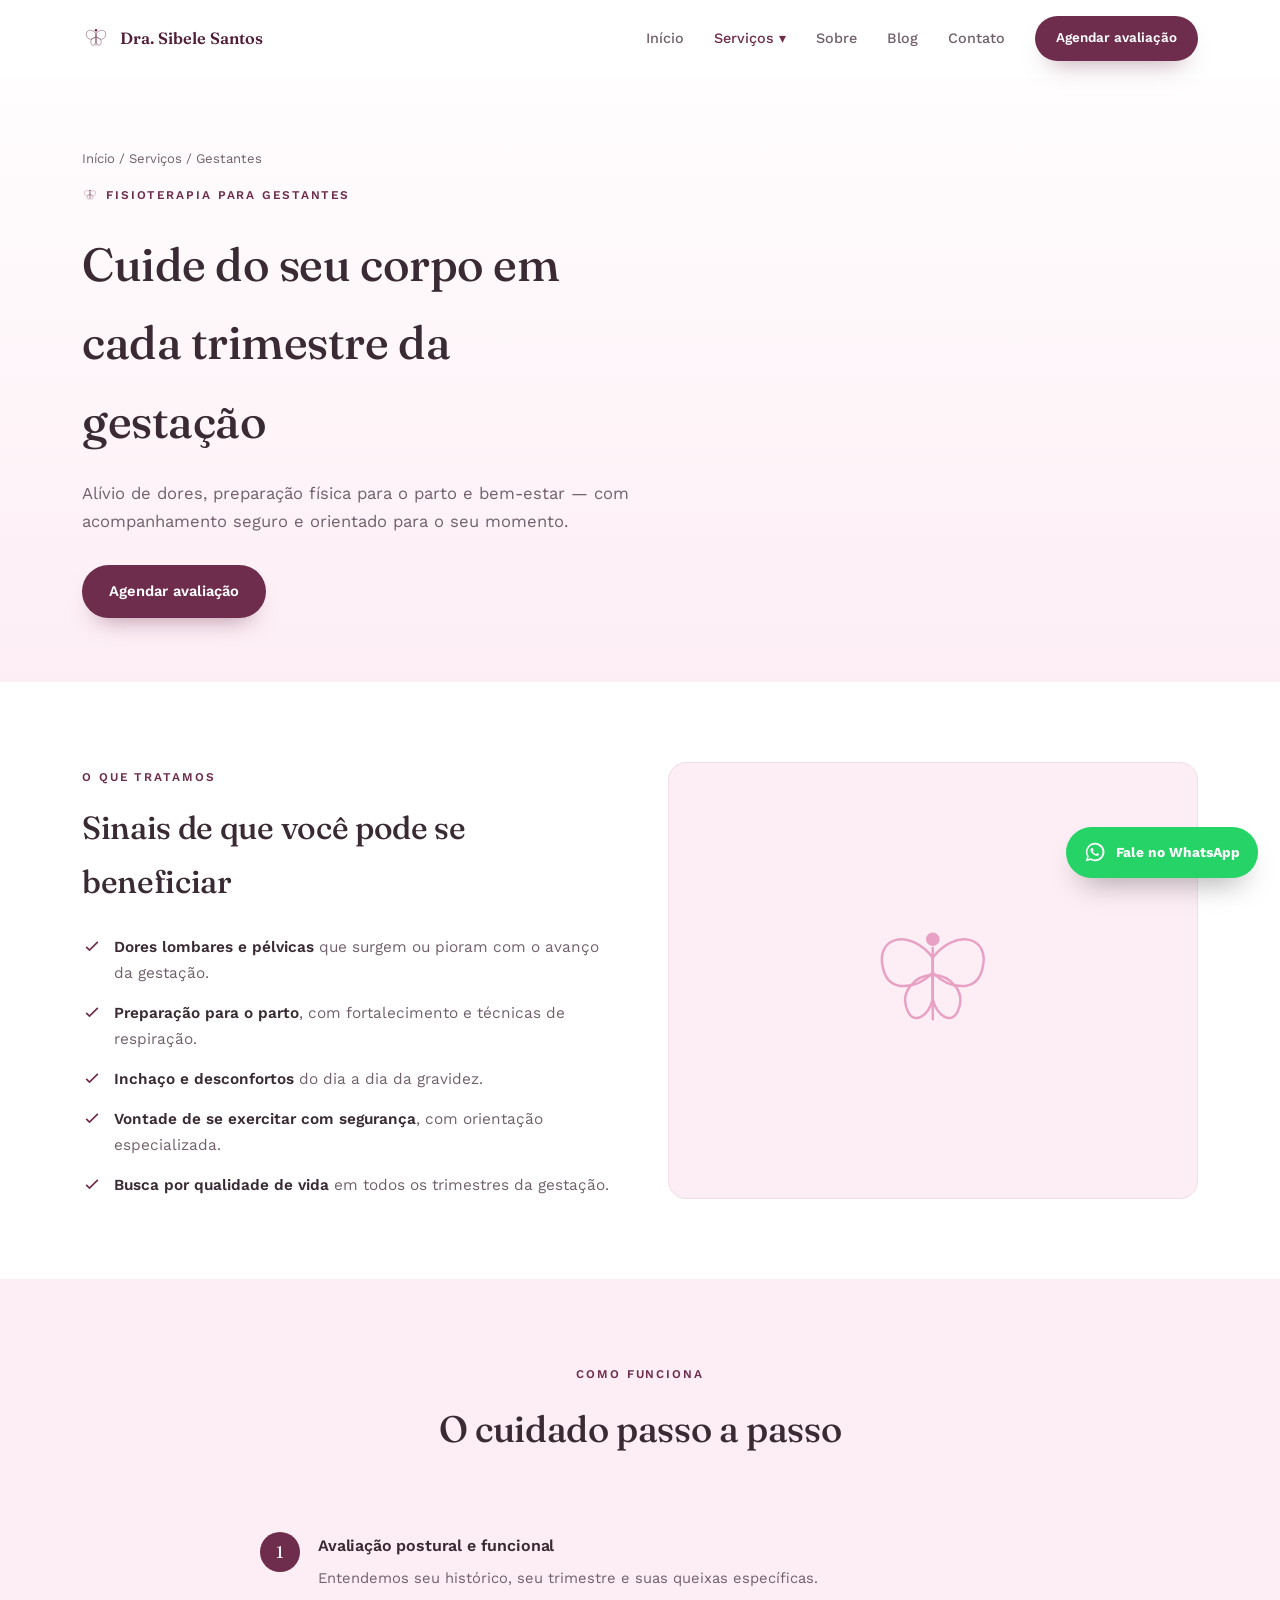
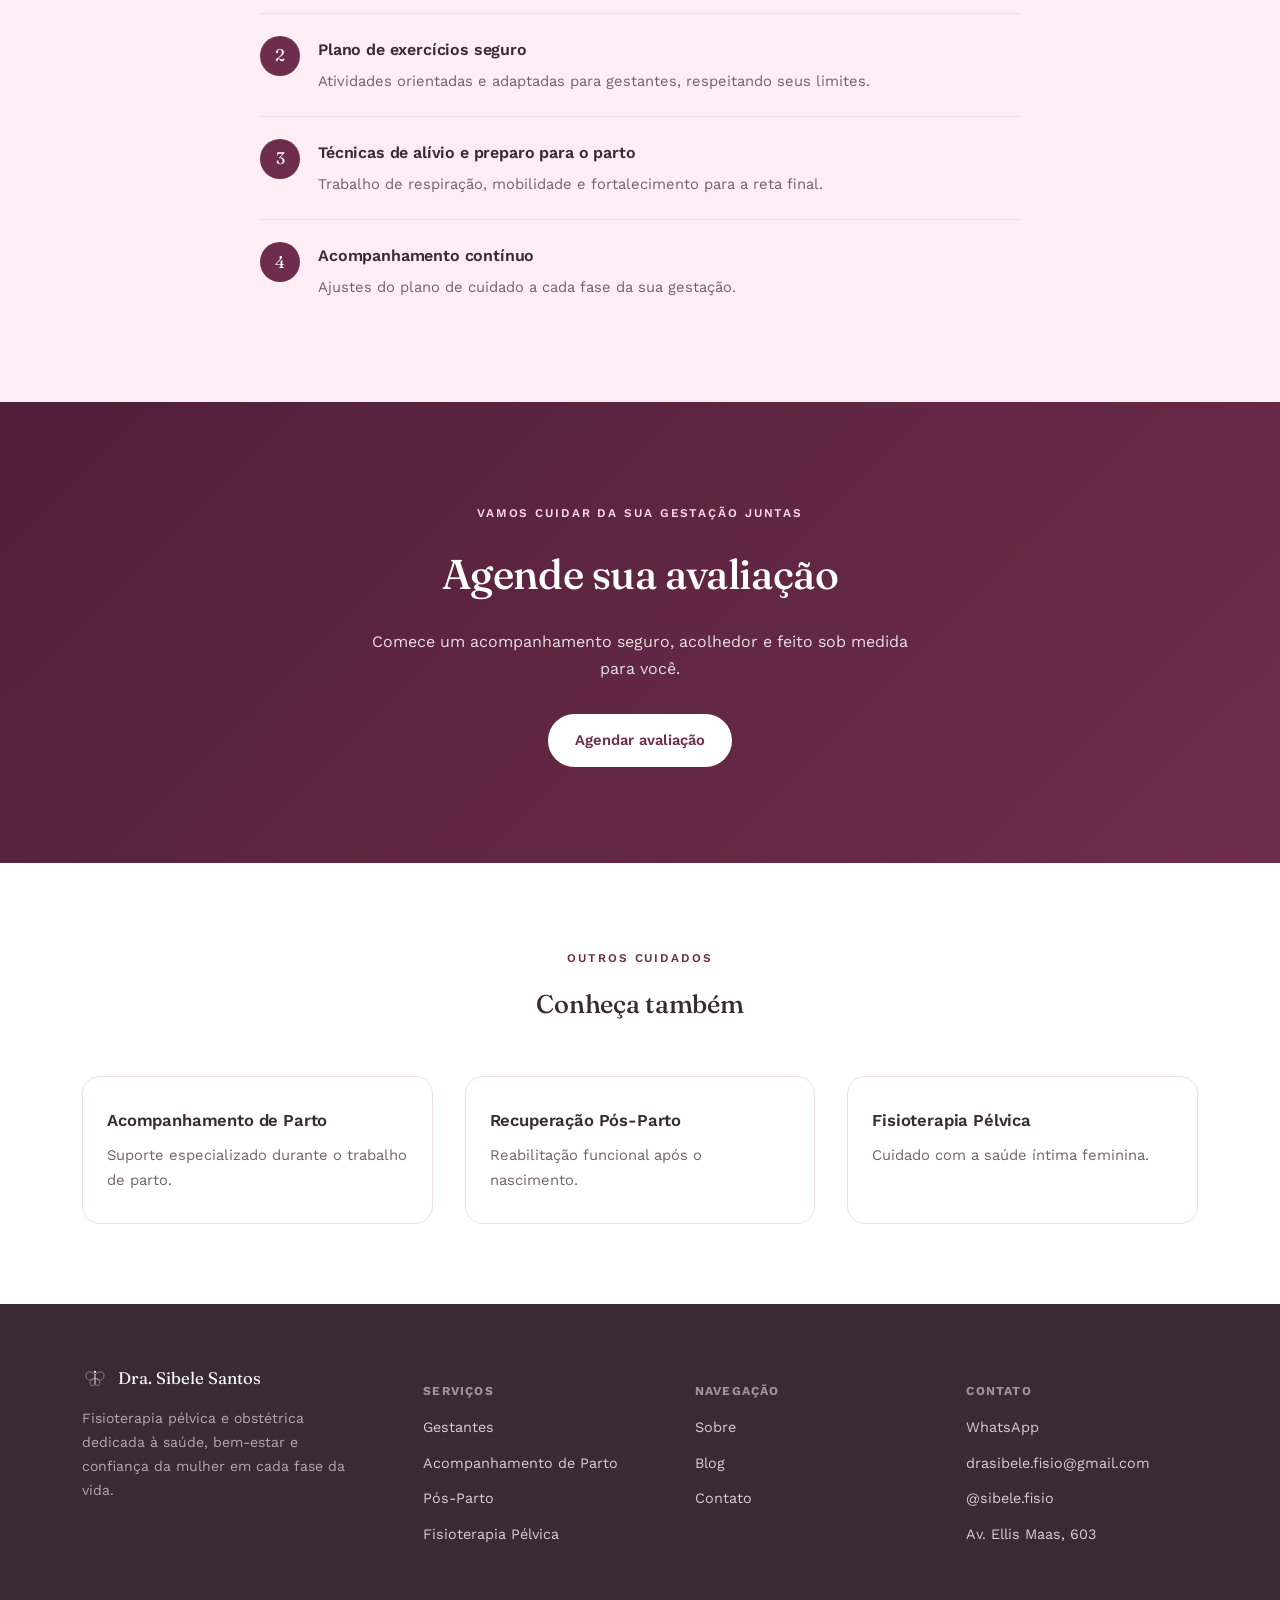
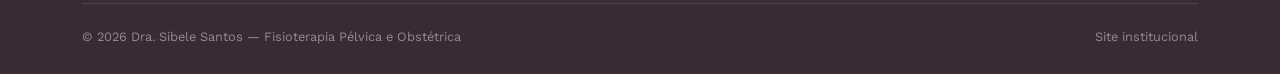
<file: servicos-gestantes.html>
<!DOCTYPE html>
<html lang="pt-BR">
<head>
<meta charset="UTF-8">
<meta name="viewport" content="width=device-width, initial-scale=1.0">
<title>Fisioterapia para Gestantes | Dra. Sibele Santos</title>
<meta name="description" content="Fisioterapia para gestantes com a Dra. Sibele Santos: alívio de dores, preparação para o parto e bem-estar em todos os trimestres da gestação.">
<link rel="canonical" href="https://www.drasibelesantos.com.br/servicos-gestantes.html">
<link rel="preconnect" href="https://fonts.googleapis.com">
<link rel="preconnect" href="https://fonts.gstatic.com" crossorigin>
<link href="https://fonts.googleapis.com/css2?family=Fraunces:opsz,wght@9..144,400;9..144,500;9..144,600&family=Work+Sans:wght@400;500;600;700&display=swap" rel="stylesheet">
<link rel="stylesheet" href="assets/styles.css">
</head>
<body>

<svg width="0" height="0" style="position:absolute">
  <defs>
    <g id="butterfly">
      <line x1="60" y1="34" x2="60" y2="92" stroke="currentColor" stroke-width="2" stroke-linecap="round"/>
      <circle cx="60" cy="27" r="5.5" fill="currentColor"/>
      <path d="M60,42 C78,18 108,24 100,52 C95,70 74,68 60,54 Z" fill="none" stroke="currentColor" stroke-width="2"/>
      <path d="M60,42 C42,18 12,24 20,52 C25,70 46,68 60,54 Z" fill="none" stroke="currentColor" stroke-width="2"/>
      <path d="M60,56 C74,56 88,70 80,86 C75,96 64,90 60,76 Z" fill="none" stroke="currentColor" stroke-width="2"/>
      <path d="M60,56 C46,56 32,70 40,86 C45,96 56,90 60,76 Z" fill="none" stroke="currentColor" stroke-width="2"/>
    </g>
  </defs>
</svg>

<header id="siteHeader">
  <div class="nav-inner">
    <a href="index.html" class="brand">
      <svg viewBox="0 0 120 120" style="color:var(--ink-deep)"><use href="#butterfly"/></svg>
      Dra. Sibele Santos
    </a>
    <nav class="links">
      <a class="navlink" href="index.html">Início</a>
      <div class="has-dropdown">
        <a class="navlink active" href="#">Serviços ▾</a>
        <div class="dropdown">
          <a href="servicos-gestantes.html">Fisioterapia para Gestantes</a>
          <a href="servicos-parto.html">Acompanhamento de Parto</a>
          <a href="servicos-pos-parto.html">Recuperação Pós-Parto</a>
          <a href="servicos-pelvica.html">Fisioterapia Pélvica</a>
        </div>
      </div>
      <a class="navlink" href="sobre.html">Sobre</a>
      <a class="navlink" href="blog.html">Blog</a>
      <a class="navlink" href="contato.html">Contato</a>
      <a class="btn btn-primary btn-sm" href="https://wa.me/5511976749913" target="_blank" rel="noopener">Agendar avaliação</a>
    </nav>
    <button class="menu-toggle" id="menuToggle" aria-label="Abrir menu" aria-expanded="false">
      <span></span><span></span><span></span>
    </button>
  </div>
  <div class="mobile-panel" id="mobilePanel">
    <a class="navlink" href="index.html">Início</a>
    <a class="navlink" href="#">Serviços</a>
    <div class="mobile-sub">
      <a href="servicos-gestantes.html">Fisioterapia para Gestantes</a>
      <a href="servicos-parto.html">Acompanhamento de Parto</a>
      <a href="servicos-pos-parto.html">Recuperação Pós-Parto</a>
      <a href="servicos-pelvica.html">Fisioterapia Pélvica</a>
    </div>
    <a class="navlink" href="sobre.html">Sobre</a>
    <a class="navlink" href="blog.html">Blog</a>
    <a class="navlink" href="contato.html">Contato</a>
    <a class="btn btn-primary" href="https://wa.me/5511976749913" target="_blank" rel="noopener">Agendar avaliação</a>
  </div>
</header>

<main>
  <section class="page-hero">
    <div class="wrap">
      <div class="breadcrumb fade-up"><a href="index.html">Início</a> / <a href="index.html#servicos">Serviços</a> / Gestantes</div>
      <span class="eyebrow fade-up"><svg viewBox="0 0 120 120"><use href="#butterfly"/></svg>Fisioterapia para gestantes</span>
      <h1 class="fade-up">Cuide do seu corpo em cada trimestre da gestação</h1>
      <p class="lead fade-up">Alívio de dores, preparação física para o parto e bem-estar — com acompanhamento seguro e orientado para o seu momento.</p>
      <div class="cta-row fade-up">
        <a class="btn btn-primary" href="https://wa.me/5511976749913" target="_blank" rel="noopener">Agendar avaliação</a>
      </div>
    </div>
  </section>

  <section class="band-alt">
    <div class="wrap" style="display:grid;grid-template-columns:1fr 1fr;gap:56px;">
      <div class="fade-up">
        <span class="eyebrow">O que tratamos</span>
        <h2 style="font-size:clamp(1.5rem,2.6vw,2rem);margin-top:12px;">Sinais de que você pode se beneficiar</h2>
        <div class="check-list" style="margin-top:24px;">
          <div class="check-item"><svg viewBox="0 0 24 24" fill="none" stroke="currentColor" stroke-width="2"><path d="M5 13l4 4L19 7"/></svg><p><strong>Dores lombares e pélvicas</strong> que surgem ou pioram com o avanço da gestação.</p></div>
          <div class="check-item"><svg viewBox="0 0 24 24" fill="none" stroke="currentColor" stroke-width="2"><path d="M5 13l4 4L19 7"/></svg><p><strong>Preparação para o parto</strong>, com fortalecimento e técnicas de respiração.</p></div>
          <div class="check-item"><svg viewBox="0 0 24 24" fill="none" stroke="currentColor" stroke-width="2"><path d="M5 13l4 4L19 7"/></svg><p><strong>Inchaço e desconfortos</strong> do dia a dia da gravidez.</p></div>
          <div class="check-item"><svg viewBox="0 0 24 24" fill="none" stroke="currentColor" stroke-width="2"><path d="M5 13l4 4L19 7"/></svg><p><strong>Vontade de se exercitar com segurança</strong>, com orientação especializada.</p></div>
          <div class="check-item"><svg viewBox="0 0 24 24" fill="none" stroke="currentColor" stroke-width="2"><path d="M5 13l4 4L19 7"/></svg><p><strong>Busca por qualidade de vida</strong> em todos os trimestres da gestação.</p></div>
        </div>
      </div>
      <div class="fade-up" style="border-radius:var(--radius);background:var(--blush);border:1px solid var(--line);display:flex;align-items:center;justify-content:center;min-height:280px;">
        <svg viewBox="0 0 120 120" style="width:34%;height:34%;color:var(--pink-mid)"><use href="#butterfly"/></svg>
      </div>
    </div>
  </section>

  <section class="band">
    <div class="wrap">
      <div class="section-head fade-up">
        <span class="eyebrow">Como funciona</span>
        <h2>O cuidado passo a passo</h2>
      </div>
      <div class="steps fade-up" style="max-width:760px;margin:0 auto;">
        <div class="step"><div class="step-num"></div><div><h3>Avaliação postural e funcional</h3><p>Entendemos seu histórico, seu trimestre e suas queixas específicas.</p></div></div>
        <div class="step"><div class="step-num"></div><div><h3>Plano de exercícios seguro</h3><p>Atividades orientadas e adaptadas para gestantes, respeitando seus limites.</p></div></div>
        <div class="step"><div class="step-num"></div><div><h3>Técnicas de alívio e preparo para o parto</h3><p>Trabalho de respiração, mobilidade e fortalecimento para a reta final.</p></div></div>
        <div class="step"><div class="step-num"></div><div><h3>Acompanhamento contínuo</h3><p>Ajustes do plano de cuidado a cada fase da sua gestação.</p></div></div>
      </div>
    </div>
  </section>

  <section class="final-cta">
    <div class="wrap">
      <span class="eyebrow fade-up">Vamos cuidar da sua gestação juntas</span>
      <h2 class="fade-up">Agende sua avaliação</h2>
      <p class="fade-up">Comece um acompanhamento seguro, acolhedor e feito sob medida para você.</p>
      <div class="cta-row fade-up"><a class="btn btn-white" href="https://wa.me/5511976749913" target="_blank" rel="noopener">Agendar avaliação</a></div>
    </div>
  </section>

  <section class="band-alt">
    <div class="wrap">
      <div class="section-head fade-up"><span class="eyebrow">Outros cuidados</span><h2 style="font-size:1.6rem;">Conheça também</h2></div>
      <div class="grid-3 fade-up">
        <a class="card" href="servicos-parto.html"><h3>Acompanhamento de Parto</h3><p>Suporte especializado durante o trabalho de parto.</p></a>
        <a class="card" href="servicos-pos-parto.html"><h3>Recuperação Pós-Parto</h3><p>Reabilitação funcional após o nascimento.</p></a>
        <a class="card" href="servicos-pelvica.html"><h3>Fisioterapia Pélvica</h3><p>Cuidado com a saúde íntima feminina.</p></a>
      </div>
    </div>
  </section>
</main>

<a class="wa-float" href="https://wa.me/5511976749913" target="_blank" rel="noopener" aria-label="Conversar no WhatsApp">
  <svg viewBox="0 0 24 24" fill="currentColor"><path d="M12 2a10 10 0 0 0-8.6 15L2 22l5.2-1.4A10 10 0 1 0 12 2Zm0 18.2a8.2 8.2 0 0 1-4.2-1.1l-.3-.2-3.1.8.8-3-.2-.3A8.2 8.2 0 1 1 12 20.2Zm4.5-6.1c-.2-.1-1.5-.7-1.7-.8-.2-.1-.4-.1-.6.1-.2.2-.7.8-.8.9-.1.2-.3.2-.5.1-.2-.1-1-.4-1.9-1.2-.7-.6-1.2-1.4-1.3-1.6-.1-.2 0-.4.1-.5.1-.1.2-.3.4-.4.1-.1.2-.2.2-.4.1-.1 0-.3 0-.4 0-.1-.6-1.4-.8-1.9-.2-.5-.4-.4-.6-.4h-.5c-.2 0-.4.1-.6.3-.2.2-.8.8-.8 1.9s.8 2.2.9 2.4c.1.2 1.6 2.4 3.9 3.4.5.2 1 .4 1.3.5.5.2 1 .1 1.4.1.4-.1 1.3-.5 1.5-1 .2-.5.2-.9.1-1Z"/></svg>
  <span class="wa-label">Fale no WhatsApp</span>
</a>

<footer>
  <div class="wrap">
    <div class="footer-grid">
      <div>
        <div class="footer-brand"><svg viewBox="0 0 120 120" style="color:var(--pink-light)"><use href="#butterfly"/></svg>Dra. Sibele Santos</div>
        <p class="footer-tag">Fisioterapia pélvica e obstétrica dedicada à saúde, bem-estar e confiança da mulher em cada fase da vida.</p>
      </div>
      <div><h4>Serviços</h4><ul>
        <li><a href="servicos-gestantes.html">Gestantes</a></li>
        <li><a href="servicos-parto.html">Acompanhamento de Parto</a></li>
        <li><a href="servicos-pos-parto.html">Pós-Parto</a></li>
        <li><a href="servicos-pelvica.html">Fisioterapia Pélvica</a></li>
      </ul></div>
      <div><h4>Navegação</h4><ul>
        <li><a href="sobre.html">Sobre</a></li>
        <li><a href="blog.html">Blog</a></li>
        <li><a href="contato.html">Contato</a></li>
      </ul></div>
      <div><h4>Contato</h4><ul>
        <li><a href="https://wa.me/5511976749913" target="_blank" rel="noopener">WhatsApp</a></li>
        <li><a href="mailto:drasibele.fisio@gmail.com">drasibele.fisio@gmail.com</a></li>
        <li><a href="https://www.instagram.com/sibele.fisio" target="_blank" rel="noopener">@sibele.fisio</a></li>
        <li><a href="https://maps.app.goo.gl/YKQ1mT6gRTcS1WS17" target="_blank" rel="noopener">Av. Ellis Maas, 603</a></li>
      </ul></div>
    </div>
    <div class="foot-bottom"><span>© <span id="year"></span> Dra. Sibele Santos — Fisioterapia Pélvica e Obstétrica</span><span>Site institucional</span></div>
  </div>
</footer>

<script src="assets/main.js"></script>
</body>
</html>
</file>
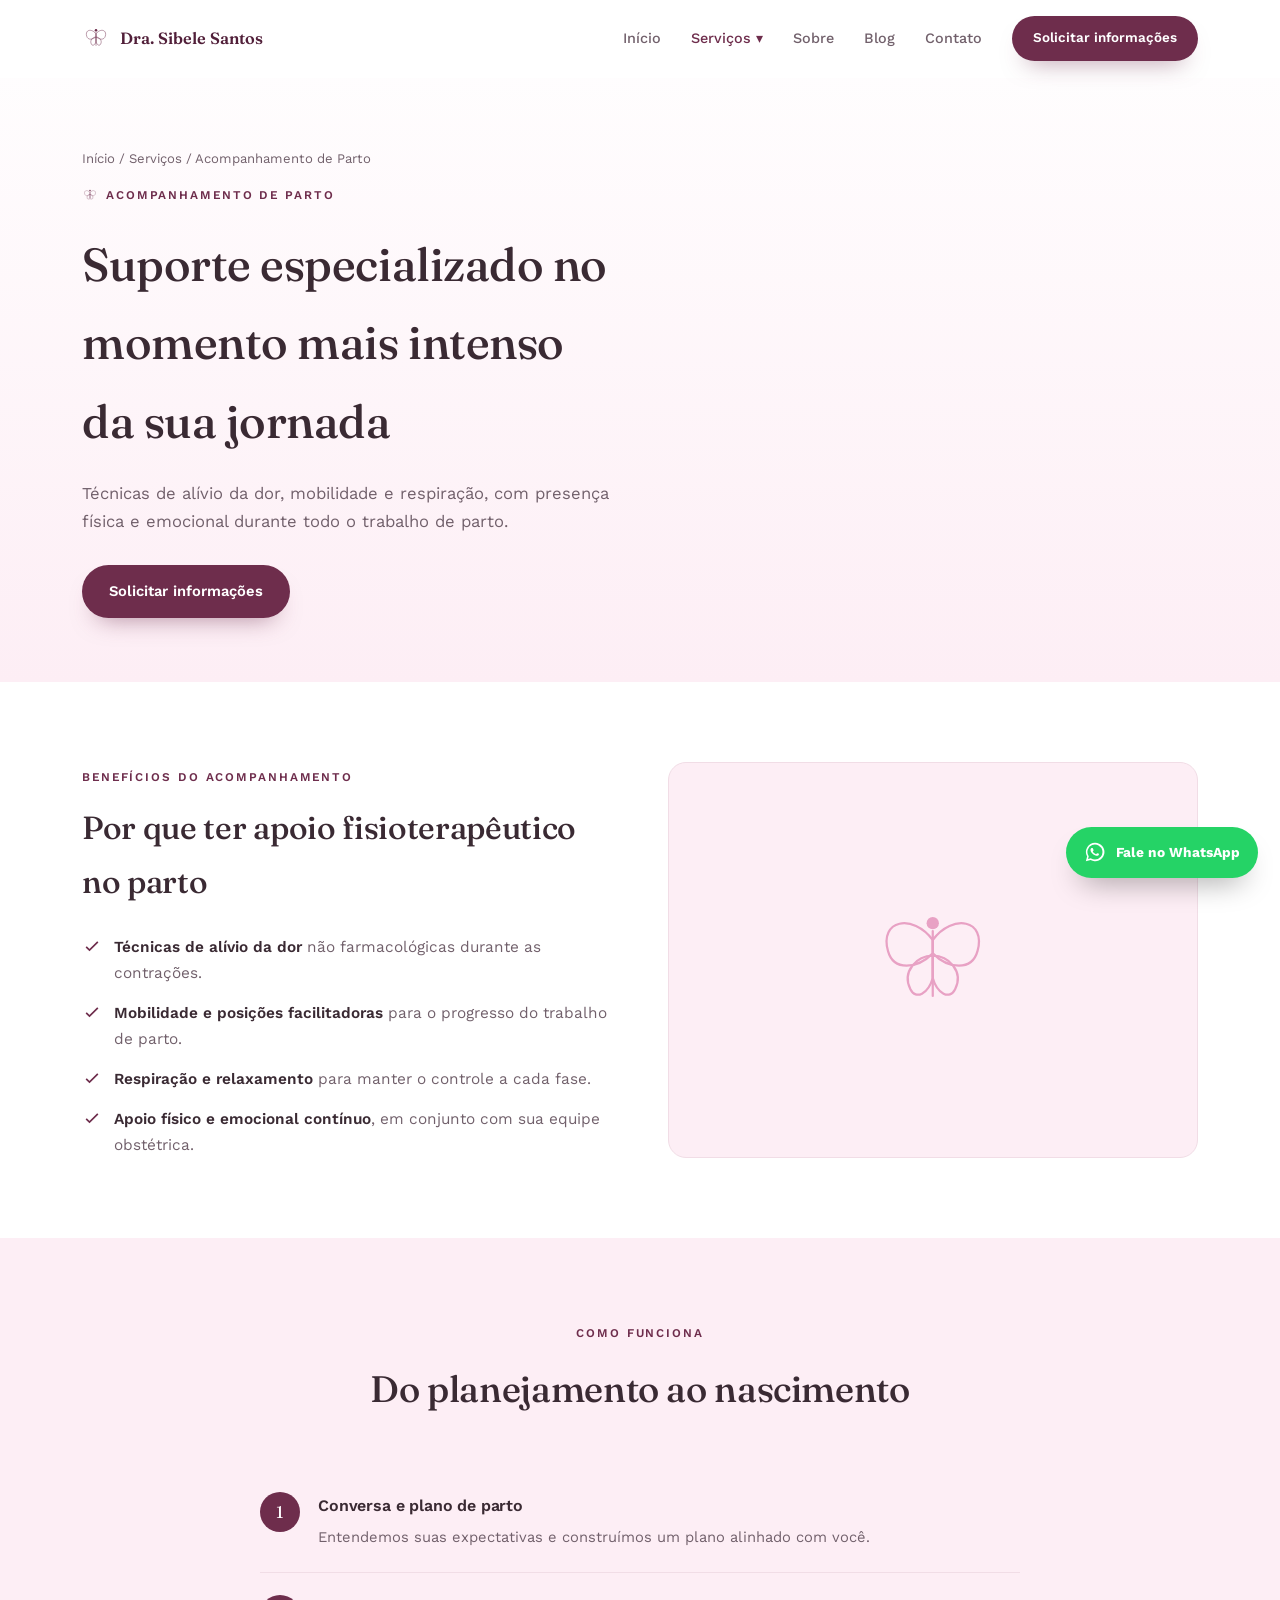
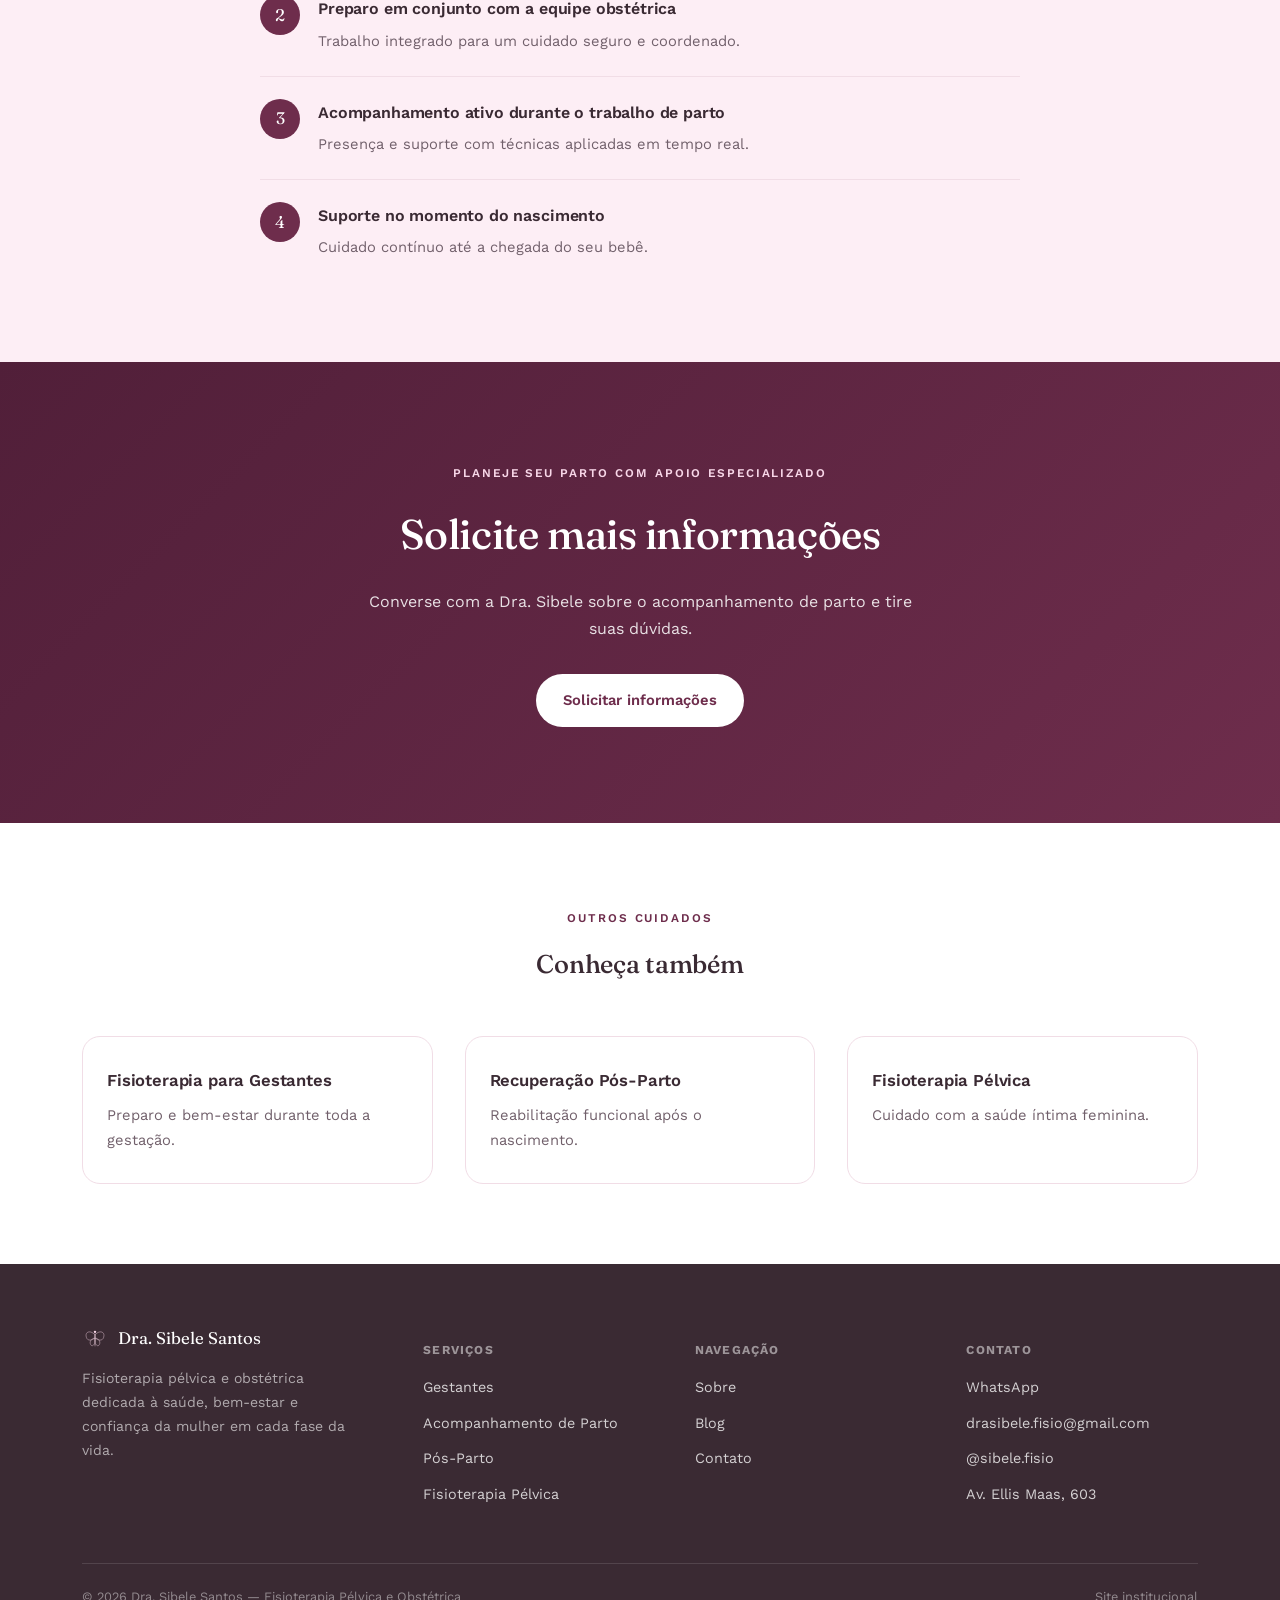
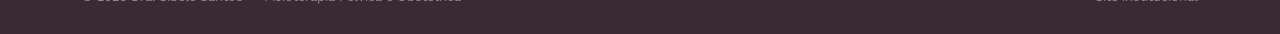
<file: servicos-parto.html>
<!DOCTYPE html>
<html lang="pt-BR">
<head>
<meta charset="UTF-8">
<meta name="viewport" content="width=device-width, initial-scale=1.0">
<title>Acompanhamento de Parto | Dra. Sibele Santos</title>
<meta name="description" content="Acompanhamento de parto especializado com a Dra. Sibele Santos: alívio da dor, mobilidade, respiração e suporte físico e emocional durante o trabalho de parto.">
<link rel="canonical" href="https://www.drasibelesantos.com.br/servicos-parto.html">
<link rel="preconnect" href="https://fonts.googleapis.com">
<link rel="preconnect" href="https://fonts.gstatic.com" crossorigin>
<link href="https://fonts.googleapis.com/css2?family=Fraunces:opsz,wght@9..144,400;9..144,500;9..144,600&family=Work+Sans:wght@400;500;600;700&display=swap" rel="stylesheet">
<link rel="stylesheet" href="assets/styles.css">
</head>
<body>

<svg width="0" height="0" style="position:absolute">
  <defs>
    <g id="butterfly">
      <line x1="60" y1="34" x2="60" y2="92" stroke="currentColor" stroke-width="2" stroke-linecap="round"/>
      <circle cx="60" cy="27" r="5.5" fill="currentColor"/>
      <path d="M60,42 C78,18 108,24 100,52 C95,70 74,68 60,54 Z" fill="none" stroke="currentColor" stroke-width="2"/>
      <path d="M60,42 C42,18 12,24 20,52 C25,70 46,68 60,54 Z" fill="none" stroke="currentColor" stroke-width="2"/>
      <path d="M60,56 C74,56 88,70 80,86 C75,96 64,90 60,76 Z" fill="none" stroke="currentColor" stroke-width="2"/>
      <path d="M60,56 C46,56 32,70 40,86 C45,96 56,90 60,76 Z" fill="none" stroke="currentColor" stroke-width="2"/>
    </g>
  </defs>
</svg>

<header id="siteHeader">
  <div class="nav-inner">
    <a href="index.html" class="brand">
      <svg viewBox="0 0 120 120" style="color:var(--ink-deep)"><use href="#butterfly"/></svg>
      Dra. Sibele Santos
    </a>
    <nav class="links">
      <a class="navlink" href="index.html">Início</a>
      <div class="has-dropdown">
        <a class="navlink active" href="#">Serviços ▾</a>
        <div class="dropdown">
          <a href="servicos-gestantes.html">Fisioterapia para Gestantes</a>
          <a href="servicos-parto.html">Acompanhamento de Parto</a>
          <a href="servicos-pos-parto.html">Recuperação Pós-Parto</a>
          <a href="servicos-pelvica.html">Fisioterapia Pélvica</a>
        </div>
      </div>
      <a class="navlink" href="sobre.html">Sobre</a>
      <a class="navlink" href="blog.html">Blog</a>
      <a class="navlink" href="contato.html">Contato</a>
      <a class="btn btn-primary btn-sm" href="https://wa.me/5511976749913" target="_blank" rel="noopener">Solicitar informações</a>
    </nav>
    <button class="menu-toggle" id="menuToggle" aria-label="Abrir menu" aria-expanded="false">
      <span></span><span></span><span></span>
    </button>
  </div>
  <div class="mobile-panel" id="mobilePanel">
    <a class="navlink" href="index.html">Início</a>
    <a class="navlink" href="#">Serviços</a>
    <div class="mobile-sub">
      <a href="servicos-gestantes.html">Fisioterapia para Gestantes</a>
      <a href="servicos-parto.html">Acompanhamento de Parto</a>
      <a href="servicos-pos-parto.html">Recuperação Pós-Parto</a>
      <a href="servicos-pelvica.html">Fisioterapia Pélvica</a>
    </div>
    <a class="navlink" href="sobre.html">Sobre</a>
    <a class="navlink" href="blog.html">Blog</a>
    <a class="navlink" href="contato.html">Contato</a>
    <a class="btn btn-primary" href="https://wa.me/5511976749913" target="_blank" rel="noopener">Solicitar informações</a>
  </div>
</header>

<main>
  <section class="page-hero">
    <div class="wrap">
      <div class="breadcrumb fade-up"><a href="index.html">Início</a> / <a href="index.html#servicos">Serviços</a> / Acompanhamento de Parto</div>
      <span class="eyebrow fade-up"><svg viewBox="0 0 120 120"><use href="#butterfly"/></svg>Acompanhamento de parto</span>
      <h1 class="fade-up">Suporte especializado no momento mais intenso da sua jornada</h1>
      <p class="lead fade-up">Técnicas de alívio da dor, mobilidade e respiração, com presença física e emocional durante todo o trabalho de parto.</p>
      <div class="cta-row fade-up">
        <a class="btn btn-primary" href="https://wa.me/5511976749913" target="_blank" rel="noopener">Solicitar informações</a>
      </div>
    </div>
  </section>

  <section class="band-alt">
    <div class="wrap" style="display:grid;grid-template-columns:1fr 1fr;gap:56px;">
      <div class="fade-up">
        <span class="eyebrow">Benefícios do acompanhamento</span>
        <h2 style="font-size:clamp(1.5rem,2.6vw,2rem);margin-top:12px;">Por que ter apoio fisioterapêutico no parto</h2>
        <div class="check-list" style="margin-top:24px;">
          <div class="check-item"><svg viewBox="0 0 24 24" fill="none" stroke="currentColor" stroke-width="2"><path d="M5 13l4 4L19 7"/></svg><p><strong>Técnicas de alívio da dor</strong> não farmacológicas durante as contrações.</p></div>
          <div class="check-item"><svg viewBox="0 0 24 24" fill="none" stroke="currentColor" stroke-width="2"><path d="M5 13l4 4L19 7"/></svg><p><strong>Mobilidade e posições facilitadoras</strong> para o progresso do trabalho de parto.</p></div>
          <div class="check-item"><svg viewBox="0 0 24 24" fill="none" stroke="currentColor" stroke-width="2"><path d="M5 13l4 4L19 7"/></svg><p><strong>Respiração e relaxamento</strong> para manter o controle a cada fase.</p></div>
          <div class="check-item"><svg viewBox="0 0 24 24" fill="none" stroke="currentColor" stroke-width="2"><path d="M5 13l4 4L19 7"/></svg><p><strong>Apoio físico e emocional contínuo</strong>, em conjunto com sua equipe obstétrica.</p></div>
        </div>
      </div>
      <div class="fade-up" style="border-radius:var(--radius);background:var(--blush);border:1px solid var(--line);display:flex;align-items:center;justify-content:center;min-height:280px;">
        <svg viewBox="0 0 120 120" style="width:34%;height:34%;color:var(--pink-mid)"><use href="#butterfly"/></svg>
      </div>
    </div>
  </section>

  <section class="band">
    <div class="wrap">
      <div class="section-head fade-up">
        <span class="eyebrow">Como funciona</span>
        <h2>Do planejamento ao nascimento</h2>
      </div>
      <div class="steps fade-up" style="max-width:760px;margin:0 auto;">
        <div class="step"><div class="step-num"></div><div><h3>Conversa e plano de parto</h3><p>Entendemos suas expectativas e construímos um plano alinhado com você.</p></div></div>
        <div class="step"><div class="step-num"></div><div><h3>Preparo em conjunto com a equipe obstétrica</h3><p>Trabalho integrado para um cuidado seguro e coordenado.</p></div></div>
        <div class="step"><div class="step-num"></div><div><h3>Acompanhamento ativo durante o trabalho de parto</h3><p>Presença e suporte com técnicas aplicadas em tempo real.</p></div></div>
        <div class="step"><div class="step-num"></div><div><h3>Suporte no momento do nascimento</h3><p>Cuidado contínuo até a chegada do seu bebê.</p></div></div>
      </div>
    </div>
  </section>

  <section class="final-cta">
    <div class="wrap">
      <span class="eyebrow fade-up">Planeje seu parto com apoio especializado</span>
      <h2 class="fade-up">Solicite mais informações</h2>
      <p class="fade-up">Converse com a Dra. Sibele sobre o acompanhamento de parto e tire suas dúvidas.</p>
      <div class="cta-row fade-up"><a class="btn btn-white" href="https://wa.me/5511976749913" target="_blank" rel="noopener">Solicitar informações</a></div>
    </div>
  </section>

  <section class="band-alt">
    <div class="wrap">
      <div class="section-head fade-up"><span class="eyebrow">Outros cuidados</span><h2 style="font-size:1.6rem;">Conheça também</h2></div>
      <div class="grid-3 fade-up">
        <a class="card" href="servicos-gestantes.html"><h3>Fisioterapia para Gestantes</h3><p>Preparo e bem-estar durante toda a gestação.</p></a>
        <a class="card" href="servicos-pos-parto.html"><h3>Recuperação Pós-Parto</h3><p>Reabilitação funcional após o nascimento.</p></a>
        <a class="card" href="servicos-pelvica.html"><h3>Fisioterapia Pélvica</h3><p>Cuidado com a saúde íntima feminina.</p></a>
      </div>
    </div>
  </section>
</main>

<a class="wa-float" href="https://wa.me/5511976749913" target="_blank" rel="noopener" aria-label="Conversar no WhatsApp">
  <svg viewBox="0 0 24 24" fill="currentColor"><path d="M12 2a10 10 0 0 0-8.6 15L2 22l5.2-1.4A10 10 0 1 0 12 2Zm0 18.2a8.2 8.2 0 0 1-4.2-1.1l-.3-.2-3.1.8.8-3-.2-.3A8.2 8.2 0 1 1 12 20.2Zm4.5-6.1c-.2-.1-1.5-.7-1.7-.8-.2-.1-.4-.1-.6.1-.2.2-.7.8-.8.9-.1.2-.3.2-.5.1-.2-.1-1-.4-1.9-1.2-.7-.6-1.2-1.4-1.3-1.6-.1-.2 0-.4.1-.5.1-.1.2-.3.4-.4.1-.1.2-.2.2-.4.1-.1 0-.3 0-.4 0-.1-.6-1.4-.8-1.9-.2-.5-.4-.4-.6-.4h-.5c-.2 0-.4.1-.6.3-.2.2-.8.8-.8 1.9s.8 2.2.9 2.4c.1.2 1.6 2.4 3.9 3.4.5.2 1 .4 1.3.5.5.2 1 .1 1.4.1.4-.1 1.3-.5 1.5-1 .2-.5.2-.9.1-1Z"/></svg>
  <span class="wa-label">Fale no WhatsApp</span>
</a>

<footer>
  <div class="wrap">
    <div class="footer-grid">
      <div>
        <div class="footer-brand"><svg viewBox="0 0 120 120" style="color:var(--pink-light)"><use href="#butterfly"/></svg>Dra. Sibele Santos</div>
        <p class="footer-tag">Fisioterapia pélvica e obstétrica dedicada à saúde, bem-estar e confiança da mulher em cada fase da vida.</p>
      </div>
      <div><h4>Serviços</h4><ul>
        <li><a href="servicos-gestantes.html">Gestantes</a></li>
        <li><a href="servicos-parto.html">Acompanhamento de Parto</a></li>
        <li><a href="servicos-pos-parto.html">Pós-Parto</a></li>
        <li><a href="servicos-pelvica.html">Fisioterapia Pélvica</a></li>
      </ul></div>
      <div><h4>Navegação</h4><ul>
        <li><a href="sobre.html">Sobre</a></li>
        <li><a href="blog.html">Blog</a></li>
        <li><a href="contato.html">Contato</a></li>
      </ul></div>
      <div><h4>Contato</h4><ul>
        <li><a href="https://wa.me/5511976749913" target="_blank" rel="noopener">WhatsApp</a></li>
        <li><a href="mailto:drasibele.fisio@gmail.com">drasibele.fisio@gmail.com</a></li>
        <li><a href="https://www.instagram.com/sibele.fisio" target="_blank" rel="noopener">@sibele.fisio</a></li>
        <li><a href="https://maps.app.goo.gl/YKQ1mT6gRTcS1WS17" target="_blank" rel="noopener">Av. Ellis Maas, 603</a></li>
      </ul></div>
    </div>
    <div class="foot-bottom"><span>© <span id="year"></span> Dra. Sibele Santos — Fisioterapia Pélvica e Obstétrica</span><span>Site institucional</span></div>
  </div>
</footer>

<script src="assets/main.js"></script>
</body>
</html>
</file>
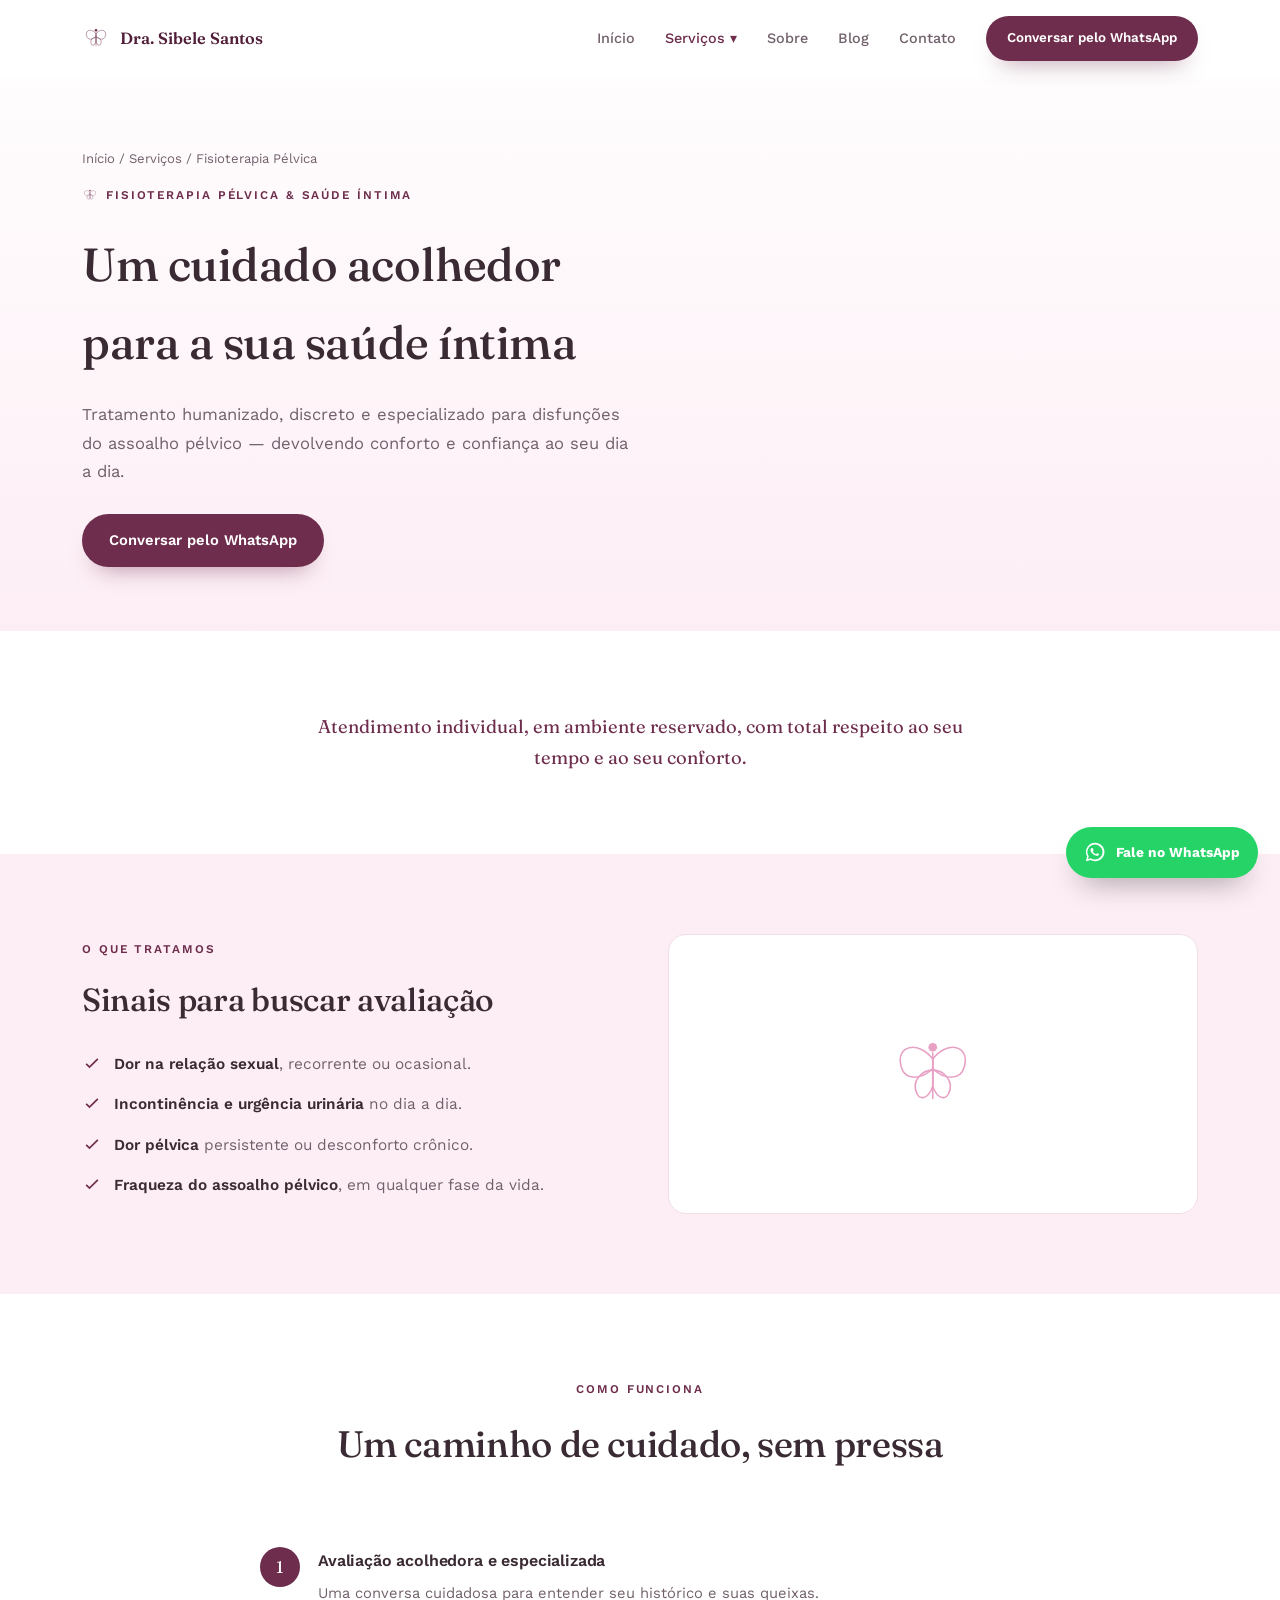
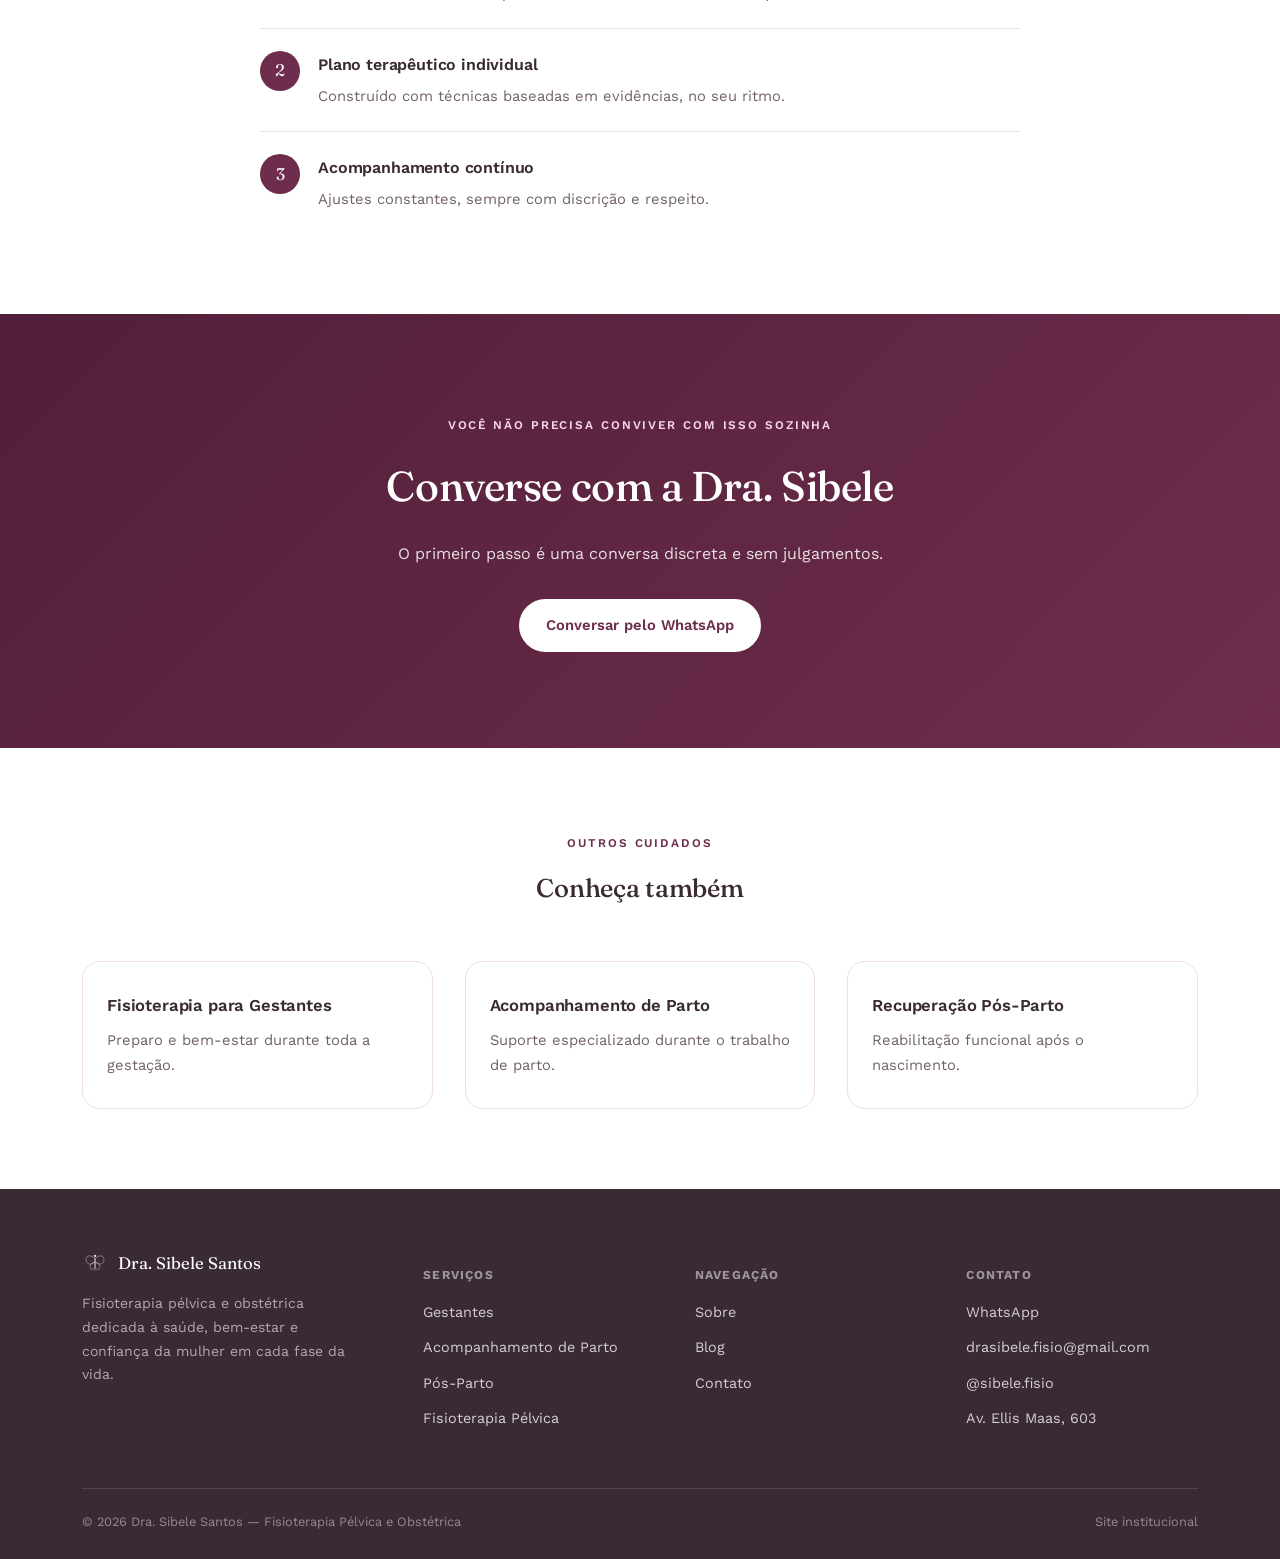
<file: servicos-pelvica.html>
<!DOCTYPE html>
<html lang="pt-BR">
<head>
<meta charset="UTF-8">
<meta name="viewport" content="width=device-width, initial-scale=1.0">
<title>Fisioterapia Pélvica e Saúde Íntima Feminina | Dra. Sibele Santos</title>
<meta name="description" content="Fisioterapia pélvica com a Dra. Sibele Santos: tratamento humanizado para dor na relação sexual, incontinência urinária, urgência urinária e disfunções do assoalho pélvico.">
<link rel="canonical" href="https://www.drasibelesantos.com.br/servicos-pelvica.html">
<link rel="preconnect" href="https://fonts.googleapis.com">
<link rel="preconnect" href="https://fonts.gstatic.com" crossorigin>
<link href="https://fonts.googleapis.com/css2?family=Fraunces:opsz,wght@9..144,400;9..144,500;9..144,600&family=Work+Sans:wght@400;500;600;700&display=swap" rel="stylesheet">
<link rel="stylesheet" href="assets/styles.css">
</head>
<body>

<svg width="0" height="0" style="position:absolute">
  <defs>
    <g id="butterfly">
      <line x1="60" y1="34" x2="60" y2="92" stroke="currentColor" stroke-width="2" stroke-linecap="round"/>
      <circle cx="60" cy="27" r="5.5" fill="currentColor"/>
      <path d="M60,42 C78,18 108,24 100,52 C95,70 74,68 60,54 Z" fill="none" stroke="currentColor" stroke-width="2"/>
      <path d="M60,42 C42,18 12,24 20,52 C25,70 46,68 60,54 Z" fill="none" stroke="currentColor" stroke-width="2"/>
      <path d="M60,56 C74,56 88,70 80,86 C75,96 64,90 60,76 Z" fill="none" stroke="currentColor" stroke-width="2"/>
      <path d="M60,56 C46,56 32,70 40,86 C45,96 56,90 60,76 Z" fill="none" stroke="currentColor" stroke-width="2"/>
    </g>
  </defs>
</svg>

<header id="siteHeader">
  <div class="nav-inner">
    <a href="index.html" class="brand">
      <svg viewBox="0 0 120 120" style="color:var(--ink-deep)"><use href="#butterfly"/></svg>
      Dra. Sibele Santos
    </a>
    <nav class="links">
      <a class="navlink" href="index.html">Início</a>
      <div class="has-dropdown">
        <a class="navlink active" href="#">Serviços ▾</a>
        <div class="dropdown">
          <a href="servicos-gestantes.html">Fisioterapia para Gestantes</a>
          <a href="servicos-parto.html">Acompanhamento de Parto</a>
          <a href="servicos-pos-parto.html">Recuperação Pós-Parto</a>
          <a href="servicos-pelvica.html">Fisioterapia Pélvica</a>
        </div>
      </div>
      <a class="navlink" href="sobre.html">Sobre</a>
      <a class="navlink" href="blog.html">Blog</a>
      <a class="navlink" href="contato.html">Contato</a>
      <a class="btn btn-primary btn-sm" href="https://wa.me/5511976749913" target="_blank" rel="noopener">Conversar pelo WhatsApp</a>
    </nav>
    <button class="menu-toggle" id="menuToggle" aria-label="Abrir menu" aria-expanded="false">
      <span></span><span></span><span></span>
    </button>
  </div>
  <div class="mobile-panel" id="mobilePanel">
    <a class="navlink" href="index.html">Início</a>
    <a class="navlink" href="#">Serviços</a>
    <div class="mobile-sub">
      <a href="servicos-gestantes.html">Fisioterapia para Gestantes</a>
      <a href="servicos-parto.html">Acompanhamento de Parto</a>
      <a href="servicos-pos-parto.html">Recuperação Pós-Parto</a>
      <a href="servicos-pelvica.html">Fisioterapia Pélvica</a>
    </div>
    <a class="navlink" href="sobre.html">Sobre</a>
    <a class="navlink" href="blog.html">Blog</a>
    <a class="navlink" href="contato.html">Contato</a>
    <a class="btn btn-primary" href="https://wa.me/5511976749913" target="_blank" rel="noopener">Conversar pelo WhatsApp</a>
  </div>
</header>

<main>
  <section class="page-hero">
    <div class="wrap">
      <div class="breadcrumb fade-up"><a href="index.html">Início</a> / <a href="index.html#servicos">Serviços</a> / Fisioterapia Pélvica</div>
      <span class="eyebrow fade-up"><svg viewBox="0 0 120 120"><use href="#butterfly"/></svg>Fisioterapia pélvica &amp; saúde íntima</span>
      <h1 class="fade-up">Um cuidado acolhedor para a sua saúde íntima</h1>
      <p class="lead fade-up">Tratamento humanizado, discreto e especializado para disfunções do assoalho pélvico — devolvendo conforto e confiança ao seu dia a dia.</p>
      <div class="cta-row fade-up">
        <a class="btn btn-primary" href="https://wa.me/5511976749913" target="_blank" rel="noopener">Conversar pelo WhatsApp</a>
      </div>
    </div>
  </section>

  <section class="band-alt">
    <div class="wrap" style="max-width:760px;">
      <p class="fade-up" style="font-family:'Fraunces',serif;font-size:1.15rem;color:var(--ink-deep);text-align:center;">Atendimento individual, em ambiente reservado, com total respeito ao seu tempo e ao seu conforto.</p>
    </div>
  </section>

  <section class="band">
    <div class="wrap" style="display:grid;grid-template-columns:1fr 1fr;gap:56px;">
      <div class="fade-up">
        <span class="eyebrow">O que tratamos</span>
        <h2 style="font-size:clamp(1.5rem,2.6vw,2rem);margin-top:12px;">Sinais para buscar avaliação</h2>
        <div class="check-list" style="margin-top:24px;">
          <div class="check-item"><svg viewBox="0 0 24 24" fill="none" stroke="currentColor" stroke-width="2"><path d="M5 13l4 4L19 7"/></svg><p><strong>Dor na relação sexual</strong>, recorrente ou ocasional.</p></div>
          <div class="check-item"><svg viewBox="0 0 24 24" fill="none" stroke="currentColor" stroke-width="2"><path d="M5 13l4 4L19 7"/></svg><p><strong>Incontinência e urgência urinária</strong> no dia a dia.</p></div>
          <div class="check-item"><svg viewBox="0 0 24 24" fill="none" stroke="currentColor" stroke-width="2"><path d="M5 13l4 4L19 7"/></svg><p><strong>Dor pélvica</strong> persistente ou desconforto crônico.</p></div>
          <div class="check-item"><svg viewBox="0 0 24 24" fill="none" stroke="currentColor" stroke-width="2"><path d="M5 13l4 4L19 7"/></svg><p><strong>Fraqueza do assoalho pélvico</strong>, em qualquer fase da vida.</p></div>
        </div>
      </div>
      <div class="fade-up" style="border-radius:var(--radius);background:var(--white);border:1px solid var(--line);display:flex;align-items:center;justify-content:center;min-height:280px;">
        <svg viewBox="0 0 120 120" style="width:34%;height:34%;color:var(--pink-mid)"><use href="#butterfly"/></svg>
      </div>
    </div>
  </section>

  <section class="band-alt">
    <div class="wrap">
      <div class="section-head fade-up">
        <span class="eyebrow">Como funciona</span>
        <h2>Um caminho de cuidado, sem pressa</h2>
      </div>
      <div class="steps fade-up" style="max-width:760px;margin:0 auto;">
        <div class="step"><div class="step-num"></div><div><h3>Avaliação acolhedora e especializada</h3><p>Uma conversa cuidadosa para entender seu histórico e suas queixas.</p></div></div>
        <div class="step"><div class="step-num"></div><div><h3>Plano terapêutico individual</h3><p>Construído com técnicas baseadas em evidências, no seu ritmo.</p></div></div>
        <div class="step"><div class="step-num"></div><div><h3>Acompanhamento contínuo</h3><p>Ajustes constantes, sempre com discrição e respeito.</p></div></div>
      </div>
    </div>
  </section>

  <section class="final-cta">
    <div class="wrap">
      <span class="eyebrow fade-up">Você não precisa conviver com isso sozinha</span>
      <h2 class="fade-up">Converse com a Dra. Sibele</h2>
      <p class="fade-up">O primeiro passo é uma conversa discreta e sem julgamentos.</p>
      <div class="cta-row fade-up"><a class="btn btn-white" href="https://wa.me/5511976749913" target="_blank" rel="noopener">Conversar pelo WhatsApp</a></div>
    </div>
  </section>

  <section class="band-alt">
    <div class="wrap">
      <div class="section-head fade-up"><span class="eyebrow">Outros cuidados</span><h2 style="font-size:1.6rem;">Conheça também</h2></div>
      <div class="grid-3 fade-up">
        <a class="card" href="servicos-gestantes.html"><h3>Fisioterapia para Gestantes</h3><p>Preparo e bem-estar durante toda a gestação.</p></a>
        <a class="card" href="servicos-parto.html"><h3>Acompanhamento de Parto</h3><p>Suporte especializado durante o trabalho de parto.</p></a>
        <a class="card" href="servicos-pos-parto.html"><h3>Recuperação Pós-Parto</h3><p>Reabilitação funcional após o nascimento.</p></a>
      </div>
    </div>
  </section>
</main>

<a class="wa-float" href="https://wa.me/5511976749913" target="_blank" rel="noopener" aria-label="Conversar no WhatsApp">
  <svg viewBox="0 0 24 24" fill="currentColor"><path d="M12 2a10 10 0 0 0-8.6 15L2 22l5.2-1.4A10 10 0 1 0 12 2Zm0 18.2a8.2 8.2 0 0 1-4.2-1.1l-.3-.2-3.1.8.8-3-.2-.3A8.2 8.2 0 1 1 12 20.2Zm4.5-6.1c-.2-.1-1.5-.7-1.7-.8-.2-.1-.4-.1-.6.1-.2.2-.7.8-.8.9-.1.2-.3.2-.5.1-.2-.1-1-.4-1.9-1.2-.7-.6-1.2-1.4-1.3-1.6-.1-.2 0-.4.1-.5.1-.1.2-.3.4-.4.1-.1.2-.2.2-.4.1-.1 0-.3 0-.4 0-.1-.6-1.4-.8-1.9-.2-.5-.4-.4-.6-.4h-.5c-.2 0-.4.1-.6.3-.2.2-.8.8-.8 1.9s.8 2.2.9 2.4c.1.2 1.6 2.4 3.9 3.4.5.2 1 .4 1.3.5.5.2 1 .1 1.4.1.4-.1 1.3-.5 1.5-1 .2-.5.2-.9.1-1Z"/></svg>
  <span class="wa-label">Fale no WhatsApp</span>
</a>

<footer>
  <div class="wrap">
    <div class="footer-grid">
      <div>
        <div class="footer-brand"><svg viewBox="0 0 120 120" style="color:var(--pink-light)"><use href="#butterfly"/></svg>Dra. Sibele Santos</div>
        <p class="footer-tag">Fisioterapia pélvica e obstétrica dedicada à saúde, bem-estar e confiança da mulher em cada fase da vida.</p>
      </div>
      <div><h4>Serviços</h4><ul>
        <li><a href="servicos-gestantes.html">Gestantes</a></li>
        <li><a href="servicos-parto.html">Acompanhamento de Parto</a></li>
        <li><a href="servicos-pos-parto.html">Pós-Parto</a></li>
        <li><a href="servicos-pelvica.html">Fisioterapia Pélvica</a></li>
      </ul></div>
      <div><h4>Navegação</h4><ul>
        <li><a href="sobre.html">Sobre</a></li>
        <li><a href="blog.html">Blog</a></li>
        <li><a href="contato.html">Contato</a></li>
      </ul></div>
      <div><h4>Contato</h4><ul>
        <li><a href="https://wa.me/5511976749913" target="_blank" rel="noopener">WhatsApp</a></li>
        <li><a href="mailto:drasibele.fisio@gmail.com">drasibele.fisio@gmail.com</a></li>
        <li><a href="https://www.instagram.com/sibele.fisio" target="_blank" rel="noopener">@sibele.fisio</a></li>
        <li><a href="https://maps.app.goo.gl/YKQ1mT6gRTcS1WS17" target="_blank" rel="noopener">Av. Ellis Maas, 603</a></li>
      </ul></div>
    </div>
    <div class="foot-bottom"><span>© <span id="year"></span> Dra. Sibele Santos — Fisioterapia Pélvica e Obstétrica</span><span>Site institucional</span></div>
  </div>
</footer>

<script src="assets/main.js"></script>
</body>
</html>
</file>
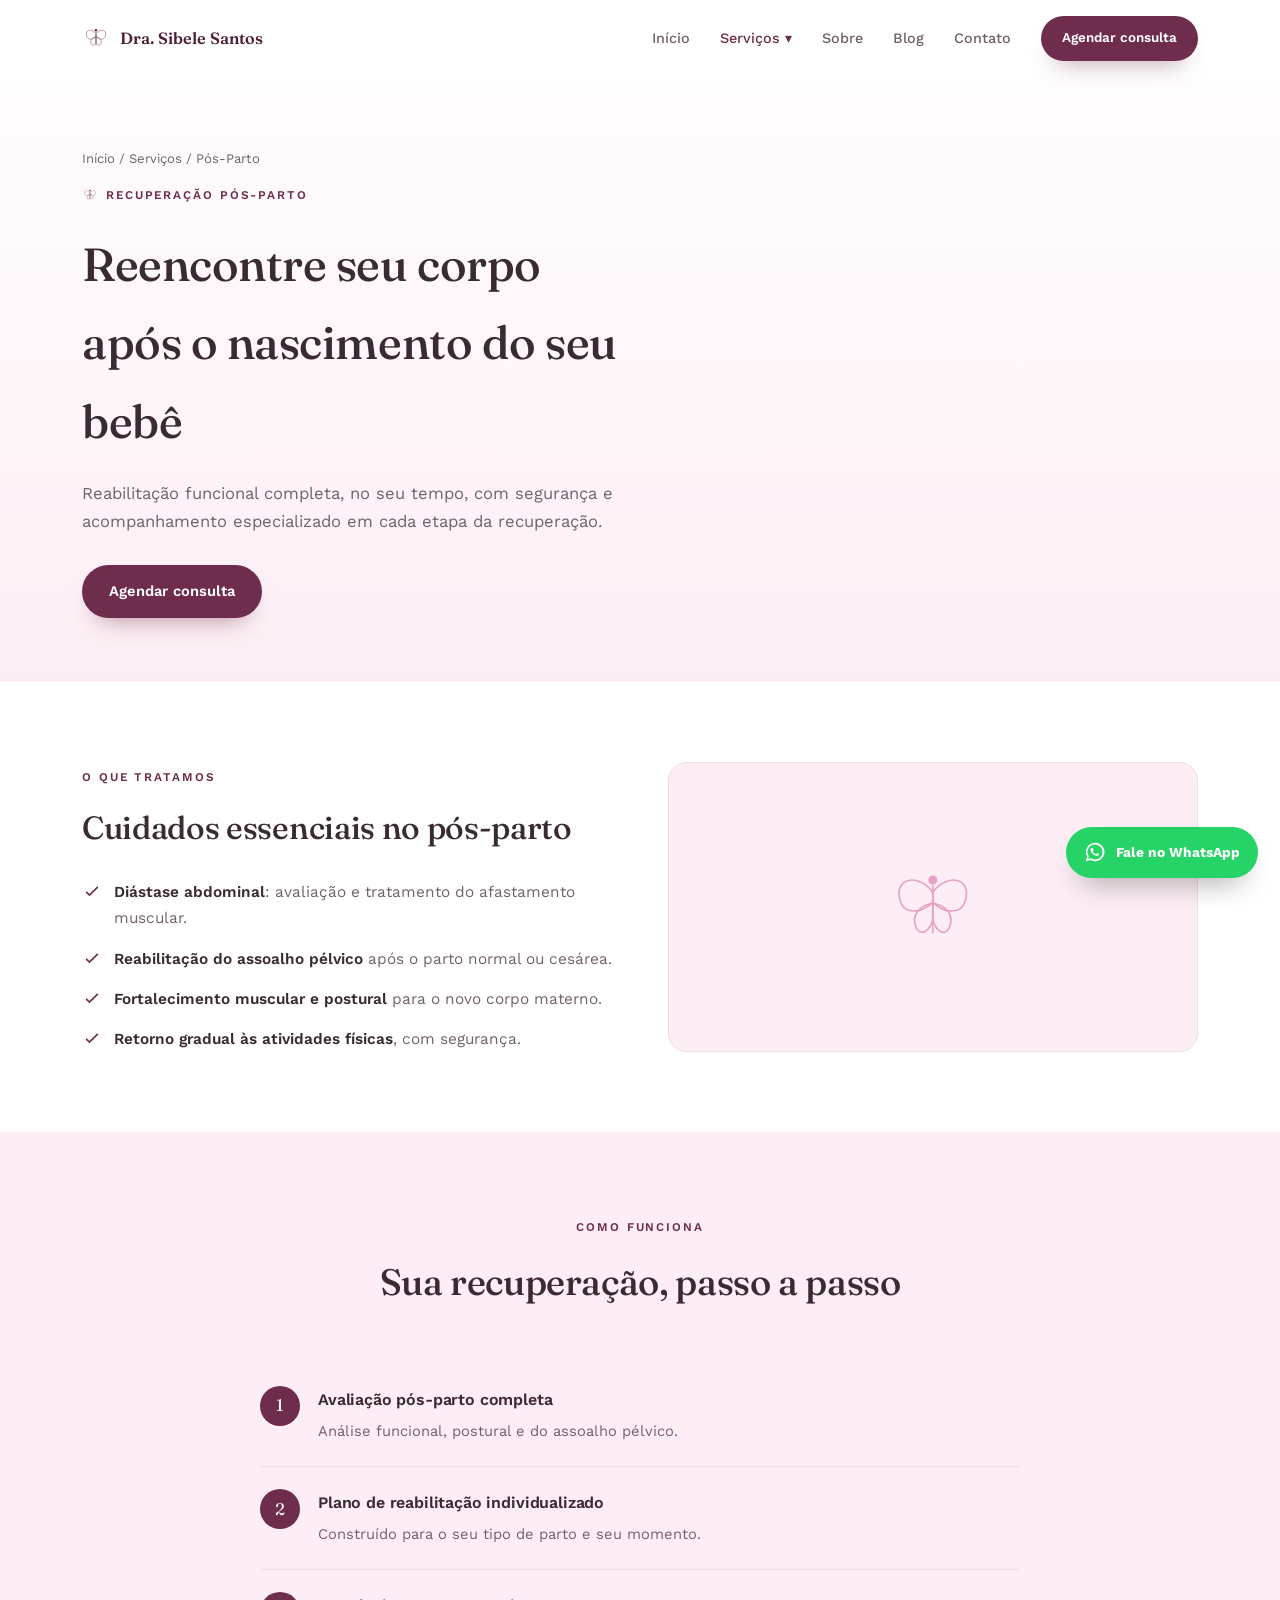
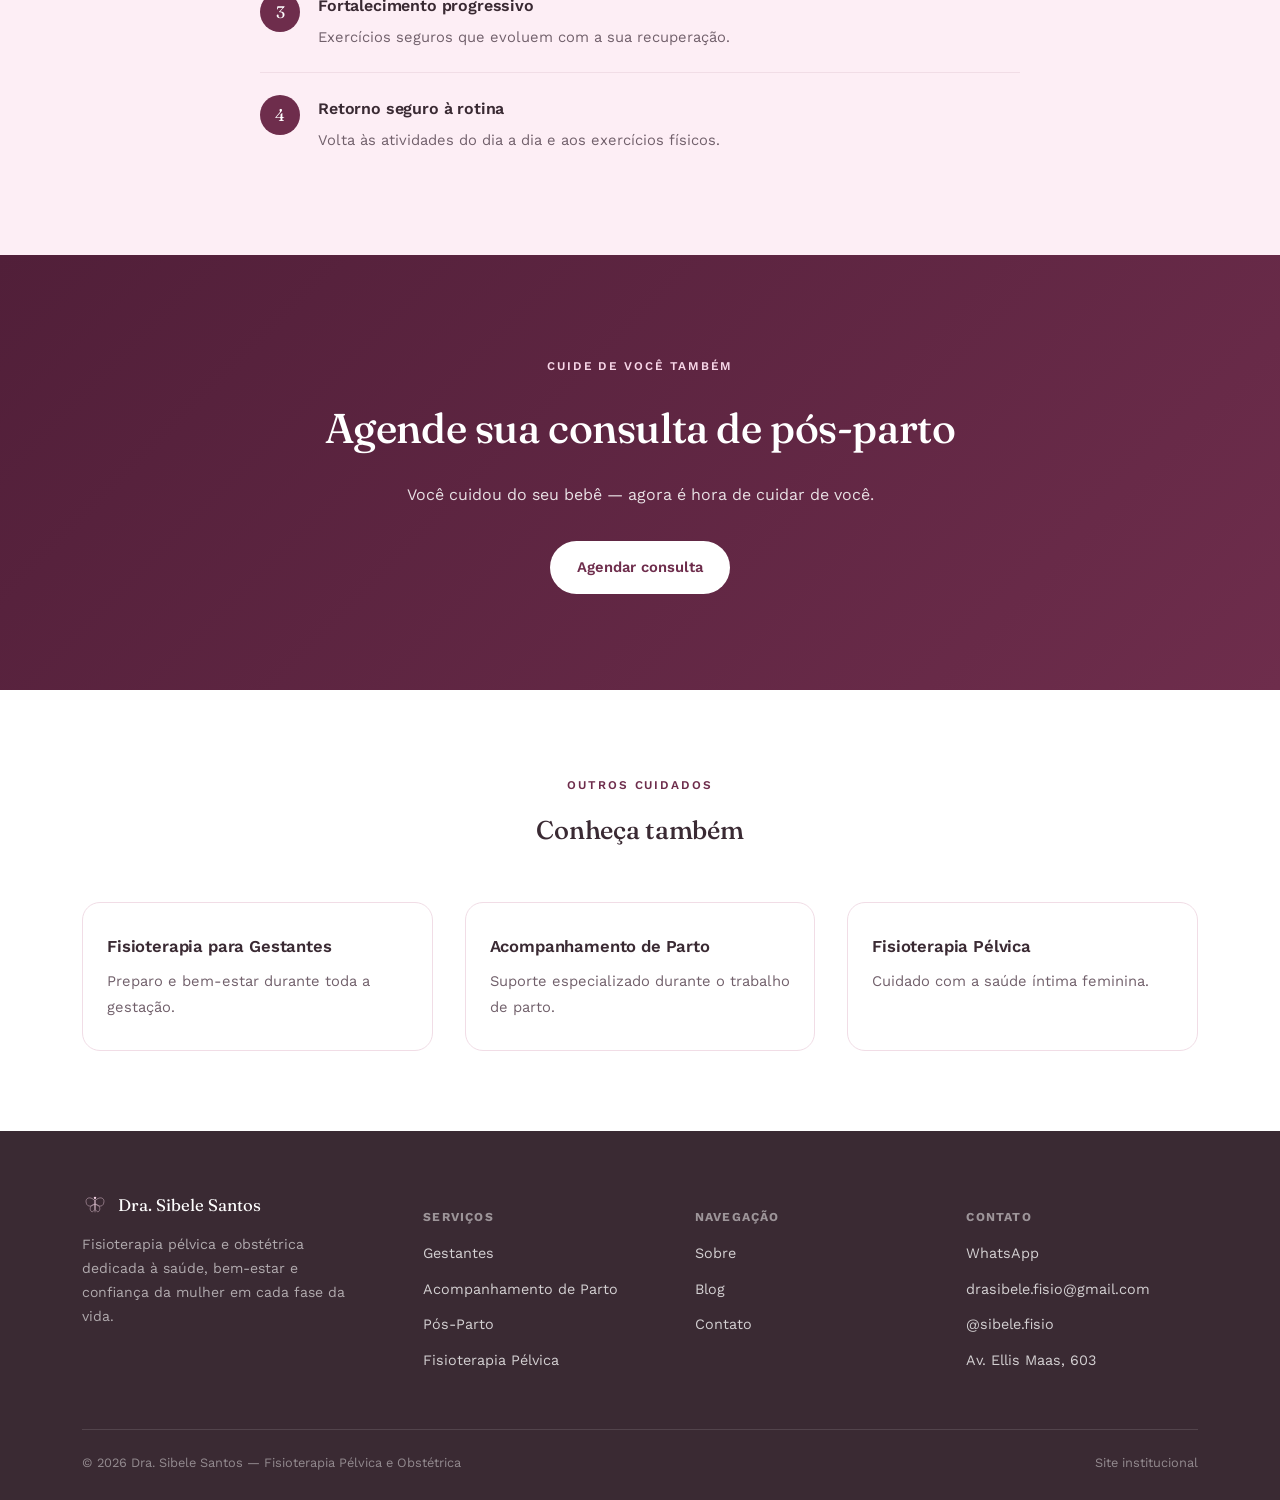
<file: servicos-pos-parto.html>
<!DOCTYPE html>
<html lang="pt-BR">
<head>
<meta charset="UTF-8">
<meta name="viewport" content="width=device-width, initial-scale=1.0">
<title>Recuperação Pós-Parto | Dra. Sibele Santos</title>
<meta name="description" content="Recuperação pós-parto com a Dra. Sibele Santos: reabilitação funcional, diástase abdominal, fortalecimento e retorno seguro às atividades.">
<link rel="canonical" href="https://www.drasibelesantos.com.br/servicos-pos-parto.html">
<link rel="preconnect" href="https://fonts.googleapis.com">
<link rel="preconnect" href="https://fonts.gstatic.com" crossorigin>
<link href="https://fonts.googleapis.com/css2?family=Fraunces:opsz,wght@9..144,400;9..144,500;9..144,600&family=Work+Sans:wght@400;500;600;700&display=swap" rel="stylesheet">
<link rel="stylesheet" href="assets/styles.css">
</head>
<body>

<svg width="0" height="0" style="position:absolute">
  <defs>
    <g id="butterfly">
      <line x1="60" y1="34" x2="60" y2="92" stroke="currentColor" stroke-width="2" stroke-linecap="round"/>
      <circle cx="60" cy="27" r="5.5" fill="currentColor"/>
      <path d="M60,42 C78,18 108,24 100,52 C95,70 74,68 60,54 Z" fill="none" stroke="currentColor" stroke-width="2"/>
      <path d="M60,42 C42,18 12,24 20,52 C25,70 46,68 60,54 Z" fill="none" stroke="currentColor" stroke-width="2"/>
      <path d="M60,56 C74,56 88,70 80,86 C75,96 64,90 60,76 Z" fill="none" stroke="currentColor" stroke-width="2"/>
      <path d="M60,56 C46,56 32,70 40,86 C45,96 56,90 60,76 Z" fill="none" stroke="currentColor" stroke-width="2"/>
    </g>
  </defs>
</svg>

<header id="siteHeader">
  <div class="nav-inner">
    <a href="index.html" class="brand">
      <svg viewBox="0 0 120 120" style="color:var(--ink-deep)"><use href="#butterfly"/></svg>
      Dra. Sibele Santos
    </a>
    <nav class="links">
      <a class="navlink" href="index.html">Início</a>
      <div class="has-dropdown">
        <a class="navlink active" href="#">Serviços ▾</a>
        <div class="dropdown">
          <a href="servicos-gestantes.html">Fisioterapia para Gestantes</a>
          <a href="servicos-parto.html">Acompanhamento de Parto</a>
          <a href="servicos-pos-parto.html">Recuperação Pós-Parto</a>
          <a href="servicos-pelvica.html">Fisioterapia Pélvica</a>
        </div>
      </div>
      <a class="navlink" href="sobre.html">Sobre</a>
      <a class="navlink" href="blog.html">Blog</a>
      <a class="navlink" href="contato.html">Contato</a>
      <a class="btn btn-primary btn-sm" href="https://wa.me/5511976749913" target="_blank" rel="noopener">Agendar consulta</a>
    </nav>
    <button class="menu-toggle" id="menuToggle" aria-label="Abrir menu" aria-expanded="false">
      <span></span><span></span><span></span>
    </button>
  </div>
  <div class="mobile-panel" id="mobilePanel">
    <a class="navlink" href="index.html">Início</a>
    <a class="navlink" href="#">Serviços</a>
    <div class="mobile-sub">
      <a href="servicos-gestantes.html">Fisioterapia para Gestantes</a>
      <a href="servicos-parto.html">Acompanhamento de Parto</a>
      <a href="servicos-pos-parto.html">Recuperação Pós-Parto</a>
      <a href="servicos-pelvica.html">Fisioterapia Pélvica</a>
    </div>
    <a class="navlink" href="sobre.html">Sobre</a>
    <a class="navlink" href="blog.html">Blog</a>
    <a class="navlink" href="contato.html">Contato</a>
    <a class="btn btn-primary" href="https://wa.me/5511976749913" target="_blank" rel="noopener">Agendar consulta</a>
  </div>
</header>

<main>
  <section class="page-hero">
    <div class="wrap">
      <div class="breadcrumb fade-up"><a href="index.html">Início</a> / <a href="index.html#servicos">Serviços</a> / Pós-Parto</div>
      <span class="eyebrow fade-up"><svg viewBox="0 0 120 120"><use href="#butterfly"/></svg>Recuperação pós-parto</span>
      <h1 class="fade-up">Reencontre seu corpo após o nascimento do seu bebê</h1>
      <p class="lead fade-up">Reabilitação funcional completa, no seu tempo, com segurança e acompanhamento especializado em cada etapa da recuperação.</p>
      <div class="cta-row fade-up">
        <a class="btn btn-primary" href="https://wa.me/5511976749913" target="_blank" rel="noopener">Agendar consulta</a>
      </div>
    </div>
  </section>

  <section class="band-alt">
    <div class="wrap" style="display:grid;grid-template-columns:1fr 1fr;gap:56px;">
      <div class="fade-up">
        <span class="eyebrow">O que tratamos</span>
        <h2 style="font-size:clamp(1.5rem,2.6vw,2rem);margin-top:12px;">Cuidados essenciais no pós-parto</h2>
        <div class="check-list" style="margin-top:24px;">
          <div class="check-item"><svg viewBox="0 0 24 24" fill="none" stroke="currentColor" stroke-width="2"><path d="M5 13l4 4L19 7"/></svg><p><strong>Diástase abdominal</strong>: avaliação e tratamento do afastamento muscular.</p></div>
          <div class="check-item"><svg viewBox="0 0 24 24" fill="none" stroke="currentColor" stroke-width="2"><path d="M5 13l4 4L19 7"/></svg><p><strong>Reabilitação do assoalho pélvico</strong> após o parto normal ou cesárea.</p></div>
          <div class="check-item"><svg viewBox="0 0 24 24" fill="none" stroke="currentColor" stroke-width="2"><path d="M5 13l4 4L19 7"/></svg><p><strong>Fortalecimento muscular e postural</strong> para o novo corpo materno.</p></div>
          <div class="check-item"><svg viewBox="0 0 24 24" fill="none" stroke="currentColor" stroke-width="2"><path d="M5 13l4 4L19 7"/></svg><p><strong>Retorno gradual às atividades físicas</strong>, com segurança.</p></div>
        </div>
      </div>
      <div class="fade-up" style="border-radius:var(--radius);background:var(--blush);border:1px solid var(--line);display:flex;align-items:center;justify-content:center;min-height:280px;">
        <svg viewBox="0 0 120 120" style="width:34%;height:34%;color:var(--pink-mid)"><use href="#butterfly"/></svg>
      </div>
    </div>
  </section>

  <section class="band">
    <div class="wrap">
      <div class="section-head fade-up">
        <span class="eyebrow">Como funciona</span>
        <h2>Sua recuperação, passo a passo</h2>
      </div>
      <div class="steps fade-up" style="max-width:760px;margin:0 auto;">
        <div class="step"><div class="step-num"></div><div><h3>Avaliação pós-parto completa</h3><p>Análise funcional, postural e do assoalho pélvico.</p></div></div>
        <div class="step"><div class="step-num"></div><div><h3>Plano de reabilitação individualizado</h3><p>Construído para o seu tipo de parto e seu momento.</p></div></div>
        <div class="step"><div class="step-num"></div><div><h3>Fortalecimento progressivo</h3><p>Exercícios seguros que evoluem com a sua recuperação.</p></div></div>
        <div class="step"><div class="step-num"></div><div><h3>Retorno seguro à rotina</h3><p>Volta às atividades do dia a dia e aos exercícios físicos.</p></div></div>
      </div>
    </div>
  </section>

  <section class="final-cta">
    <div class="wrap">
      <span class="eyebrow fade-up">Cuide de você também</span>
      <h2 class="fade-up">Agende sua consulta de pós-parto</h2>
      <p class="fade-up">Você cuidou do seu bebê — agora é hora de cuidar de você.</p>
      <div class="cta-row fade-up"><a class="btn btn-white" href="https://wa.me/5511976749913" target="_blank" rel="noopener">Agendar consulta</a></div>
    </div>
  </section>

  <section class="band-alt">
    <div class="wrap">
      <div class="section-head fade-up"><span class="eyebrow">Outros cuidados</span><h2 style="font-size:1.6rem;">Conheça também</h2></div>
      <div class="grid-3 fade-up">
        <a class="card" href="servicos-gestantes.html"><h3>Fisioterapia para Gestantes</h3><p>Preparo e bem-estar durante toda a gestação.</p></a>
        <a class="card" href="servicos-parto.html"><h3>Acompanhamento de Parto</h3><p>Suporte especializado durante o trabalho de parto.</p></a>
        <a class="card" href="servicos-pelvica.html"><h3>Fisioterapia Pélvica</h3><p>Cuidado com a saúde íntima feminina.</p></a>
      </div>
    </div>
  </section>
</main>

<a class="wa-float" href="https://wa.me/5511976749913" target="_blank" rel="noopener" aria-label="Conversar no WhatsApp">
  <svg viewBox="0 0 24 24" fill="currentColor"><path d="M12 2a10 10 0 0 0-8.6 15L2 22l5.2-1.4A10 10 0 1 0 12 2Zm0 18.2a8.2 8.2 0 0 1-4.2-1.1l-.3-.2-3.1.8.8-3-.2-.3A8.2 8.2 0 1 1 12 20.2Zm4.5-6.1c-.2-.1-1.5-.7-1.7-.8-.2-.1-.4-.1-.6.1-.2.2-.7.8-.8.9-.1.2-.3.2-.5.1-.2-.1-1-.4-1.9-1.2-.7-.6-1.2-1.4-1.3-1.6-.1-.2 0-.4.1-.5.1-.1.2-.3.4-.4.1-.1.2-.2.2-.4.1-.1 0-.3 0-.4 0-.1-.6-1.4-.8-1.9-.2-.5-.4-.4-.6-.4h-.5c-.2 0-.4.1-.6.3-.2.2-.8.8-.8 1.9s.8 2.2.9 2.4c.1.2 1.6 2.4 3.9 3.4.5.2 1 .4 1.3.5.5.2 1 .1 1.4.1.4-.1 1.3-.5 1.5-1 .2-.5.2-.9.1-1Z"/></svg>
  <span class="wa-label">Fale no WhatsApp</span>
</a>

<footer>
  <div class="wrap">
    <div class="footer-grid">
      <div>
        <div class="footer-brand"><svg viewBox="0 0 120 120" style="color:var(--pink-light)"><use href="#butterfly"/></svg>Dra. Sibele Santos</div>
        <p class="footer-tag">Fisioterapia pélvica e obstétrica dedicada à saúde, bem-estar e confiança da mulher em cada fase da vida.</p>
      </div>
      <div><h4>Serviços</h4><ul>
        <li><a href="servicos-gestantes.html">Gestantes</a></li>
        <li><a href="servicos-parto.html">Acompanhamento de Parto</a></li>
        <li><a href="servicos-pos-parto.html">Pós-Parto</a></li>
        <li><a href="servicos-pelvica.html">Fisioterapia Pélvica</a></li>
      </ul></div>
      <div><h4>Navegação</h4><ul>
        <li><a href="sobre.html">Sobre</a></li>
        <li><a href="blog.html">Blog</a></li>
        <li><a href="contato.html">Contato</a></li>
      </ul></div>
      <div><h4>Contato</h4><ul>
        <li><a href="https://wa.me/5511976749913" target="_blank" rel="noopener">WhatsApp</a></li>
        <li><a href="mailto:drasibele.fisio@gmail.com">drasibele.fisio@gmail.com</a></li>
        <li><a href="https://www.instagram.com/sibele.fisio" target="_blank" rel="noopener">@sibele.fisio</a></li>
        <li><a href="https://maps.app.goo.gl/YKQ1mT6gRTcS1WS17" target="_blank" rel="noopener">Av. Ellis Maas, 603</a></li>
      </ul></div>
    </div>
    <div class="foot-bottom"><span>© <span id="year"></span> Dra. Sibele Santos — Fisioterapia Pélvica e Obstétrica</span><span>Site institucional</span></div>
  </div>
</footer>

<script src="assets/main.js"></script>
</body>
</html>
</file>
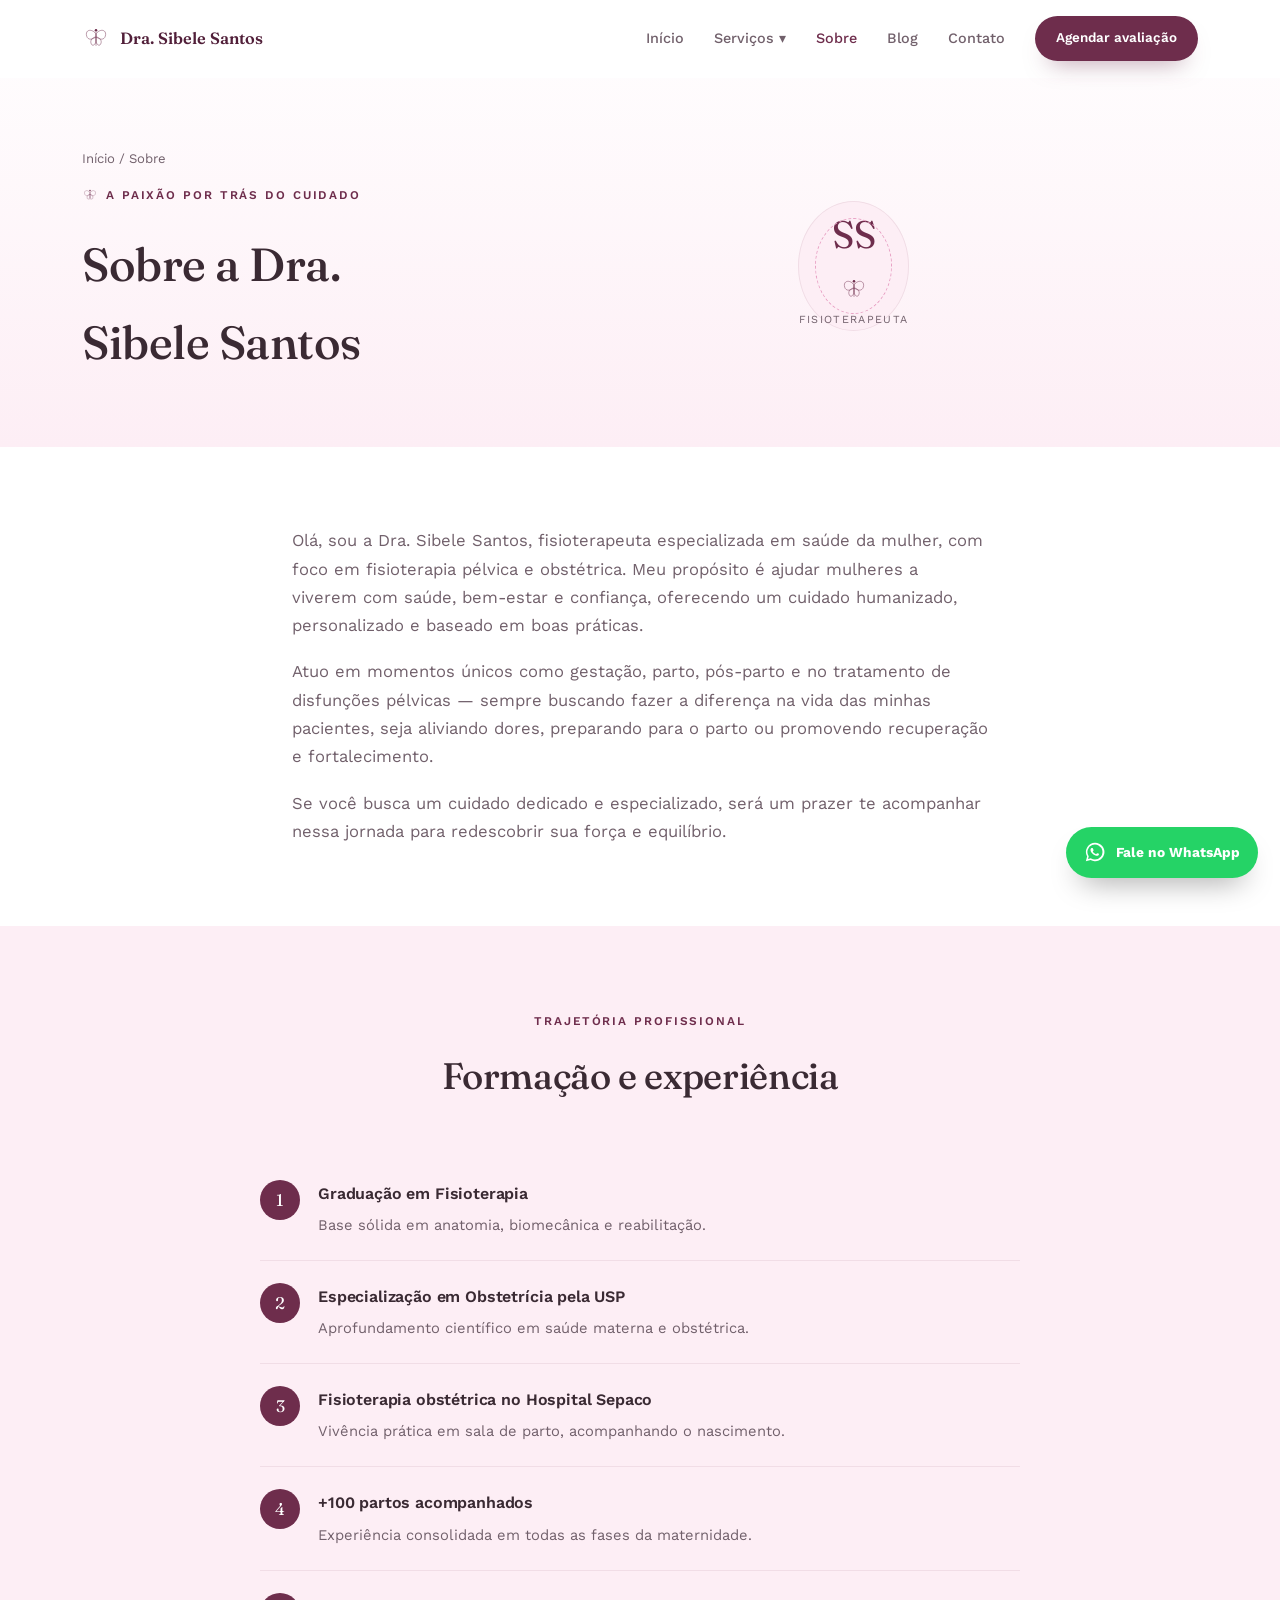
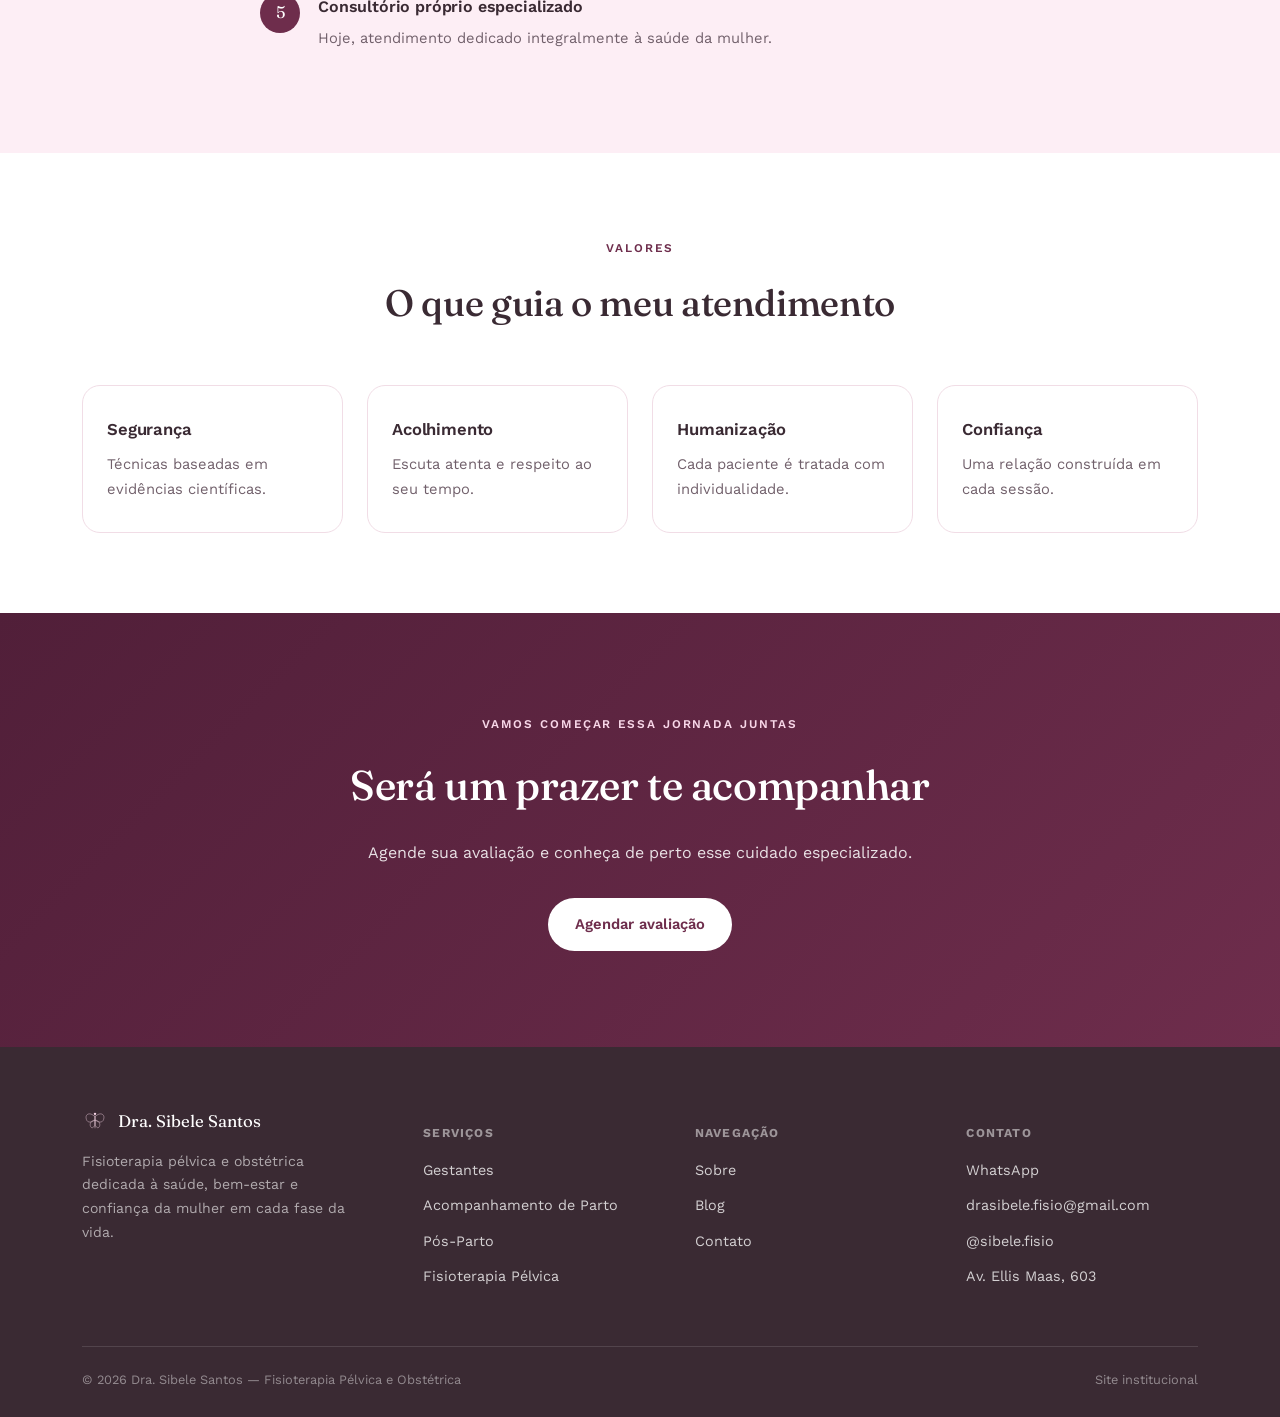
<file: sobre.html>
<!DOCTYPE html>
<html lang="pt-BR">
<head>
<meta charset="UTF-8">
<meta name="viewport" content="width=device-width, initial-scale=1.0">
<title>Sobre a Dra. Sibele Santos | Fisioterapeuta Especializada em Saúde da Mulher</title>
<meta name="description" content="Conheça a trajetória da Dra. Sibele Santos: especialização em Obstetrícia pela USP, experiência no Hospital Sepaco e mais de 100 partos acompanhados.">
<link rel="canonical" href="https://www.drasibelesantos.com.br/sobre.html">
<link rel="preconnect" href="https://fonts.googleapis.com">
<link rel="preconnect" href="https://fonts.gstatic.com" crossorigin>
<link href="https://fonts.googleapis.com/css2?family=Fraunces:opsz,wght@9..144,400;9..144,500;9..144,600&family=Work+Sans:wght@400;500;600;700&display=swap" rel="stylesheet">
<link rel="stylesheet" href="assets/styles.css">
</head>
<body>

<svg width="0" height="0" style="position:absolute">
  <defs>
    <g id="butterfly">
      <line x1="60" y1="34" x2="60" y2="92" stroke="currentColor" stroke-width="2" stroke-linecap="round"/>
      <circle cx="60" cy="27" r="5.5" fill="currentColor"/>
      <path d="M60,42 C78,18 108,24 100,52 C95,70 74,68 60,54 Z" fill="none" stroke="currentColor" stroke-width="2"/>
      <path d="M60,42 C42,18 12,24 20,52 C25,70 46,68 60,54 Z" fill="none" stroke="currentColor" stroke-width="2"/>
      <path d="M60,56 C74,56 88,70 80,86 C75,96 64,90 60,76 Z" fill="none" stroke="currentColor" stroke-width="2"/>
      <path d="M60,56 C46,56 32,70 40,86 C45,96 56,90 60,76 Z" fill="none" stroke="currentColor" stroke-width="2"/>
    </g>
  </defs>
</svg>

<header id="siteHeader">
  <div class="nav-inner">
    <a href="index.html" class="brand">
      <svg viewBox="0 0 120 120" style="color:var(--ink-deep)"><use href="#butterfly"/></svg>
      Dra. Sibele Santos
    </a>
    <nav class="links">
      <a class="navlink" href="index.html">Início</a>
      <div class="has-dropdown">
        <a class="navlink" href="#">Serviços ▾</a>
        <div class="dropdown">
          <a href="servicos-gestantes.html">Fisioterapia para Gestantes</a>
          <a href="servicos-parto.html">Acompanhamento de Parto</a>
          <a href="servicos-pos-parto.html">Recuperação Pós-Parto</a>
          <a href="servicos-pelvica.html">Fisioterapia Pélvica</a>
        </div>
      </div>
      <a class="navlink active" href="sobre.html">Sobre</a>
      <a class="navlink" href="blog.html">Blog</a>
      <a class="navlink" href="contato.html">Contato</a>
      <a class="btn btn-primary btn-sm" href="https://wa.me/5511976749913" target="_blank" rel="noopener">Agendar avaliação</a>
    </nav>
    <button class="menu-toggle" id="menuToggle" aria-label="Abrir menu" aria-expanded="false">
      <span></span><span></span><span></span>
    </button>
  </div>
  <div class="mobile-panel" id="mobilePanel">
    <a class="navlink" href="index.html">Início</a>
    <a class="navlink" href="#">Serviços</a>
    <div class="mobile-sub">
      <a href="servicos-gestantes.html">Fisioterapia para Gestantes</a>
      <a href="servicos-parto.html">Acompanhamento de Parto</a>
      <a href="servicos-pos-parto.html">Recuperação Pós-Parto</a>
      <a href="servicos-pelvica.html">Fisioterapia Pélvica</a>
    </div>
    <a class="navlink" href="sobre.html">Sobre</a>
    <a class="navlink" href="blog.html">Blog</a>
    <a class="navlink" href="contato.html">Contato</a>
    <a class="btn btn-primary" href="https://wa.me/5511976749913" target="_blank" rel="noopener">Agendar avaliação</a>
  </div>
</header>

<main>
  <section class="page-hero">
    <div class="wrap" style="display:grid;grid-template-columns:.7fr 1.3fr;gap:56px;align-items:center;">
      <div>
        <div class="breadcrumb fade-up"><a href="index.html">Início</a> / Sobre</div>
        <span class="eyebrow fade-up"><svg viewBox="0 0 120 120"><use href="#butterfly"/></svg>A paixão por trás do cuidado</span>
        <h1 class="fade-up" style="max-width:none;">Sobre a Dra. Sibele Santos</h1>
      </div>
      <div class="fade-up" style="aspect-ratio:1/1;border-radius:50%;background:var(--blush);border:1px solid var(--line);display:flex;flex-direction:column;align-items:center;justify-content:center;gap:8px;position:relative;max-width:260px;justify-self:center;">
        <div style="position:absolute;inset:16px;border-radius:50%;border:1px dashed var(--pink-mid)"></div>
        <span style="font-family:'Fraunces',serif;font-size:2.4rem;color:var(--ink-deep)">SS</span>
        <svg viewBox="0 0 120 120" style="width:28px;height:28px;color:var(--ink-deep)"><use href="#butterfly"/></svg>
        <span style="font-size:.68rem;letter-spacing:.12em;text-transform:uppercase;color:var(--ink-soft)">Fisioterapeuta</span>
      </div>
    </div>
  </section>

  <section class="band-alt">
    <div class="wrap" style="max-width:760px;">
      <p class="fade-up" style="color:var(--ink-soft);font-size:1.04rem;">Olá, sou a Dra. Sibele Santos, fisioterapeuta especializada em saúde da mulher, com foco em fisioterapia pélvica e obstétrica. Meu propósito é ajudar mulheres a viverem com saúde, bem-estar e confiança, oferecendo um cuidado humanizado, personalizado e baseado em boas práticas.</p>
      <p class="fade-up" style="color:var(--ink-soft);font-size:1.04rem;margin-top:18px;">Atuo em momentos únicos como gestação, parto, pós-parto e no tratamento de disfunções pélvicas — sempre buscando fazer a diferença na vida das minhas pacientes, seja aliviando dores, preparando para o parto ou promovendo recuperação e fortalecimento.</p>
      <p class="fade-up" style="color:var(--ink-soft);font-size:1.04rem;margin-top:18px;">Se você busca um cuidado dedicado e especializado, será um prazer te acompanhar nessa jornada para redescobrir sua força e equilíbrio.</p>
    </div>
  </section>

  <section class="band">
    <div class="wrap">
      <div class="section-head fade-up">
        <span class="eyebrow">Trajetória profissional</span>
        <h2>Formação e experiência</h2>
      </div>
      <div class="steps fade-up" style="max-width:760px;margin:0 auto;">
        <div class="step"><div class="step-num"></div><div><h3>Graduação em Fisioterapia</h3><p>Base sólida em anatomia, biomecânica e reabilitação.</p></div></div>
        <div class="step"><div class="step-num"></div><div><h3>Especialização em Obstetrícia pela USP</h3><p>Aprofundamento científico em saúde materna e obstétrica.</p></div></div>
        <div class="step"><div class="step-num"></div><div><h3>Fisioterapia obstétrica no Hospital Sepaco</h3><p>Vivência prática em sala de parto, acompanhando o nascimento.</p></div></div>
        <div class="step"><div class="step-num"></div><div><h3>+100 partos acompanhados</h3><p>Experiência consolidada em todas as fases da maternidade.</p></div></div>
        <div class="step"><div class="step-num"></div><div><h3>Consultório próprio especializado</h3><p>Hoje, atendimento dedicado integralmente à saúde da mulher.</p></div></div>
      </div>
    </div>
  </section>

  <section class="band-alt">
    <div class="wrap">
      <div class="section-head fade-up">
        <span class="eyebrow">Valores</span>
        <h2>O que guia o meu atendimento</h2>
      </div>
      <div class="grid-4 fade-up">
        <div class="card"><h3>Segurança</h3><p>Técnicas baseadas em evidências científicas.</p></div>
        <div class="card"><h3>Acolhimento</h3><p>Escuta atenta e respeito ao seu tempo.</p></div>
        <div class="card"><h3>Humanização</h3><p>Cada paciente é tratada com individualidade.</p></div>
        <div class="card"><h3>Confiança</h3><p>Uma relação construída em cada sessão.</p></div>
      </div>
    </div>
  </section>

  <section class="final-cta">
    <div class="wrap">
      <span class="eyebrow fade-up">Vamos começar essa jornada juntas</span>
      <h2 class="fade-up">Será um prazer te acompanhar</h2>
      <p class="fade-up">Agende sua avaliação e conheça de perto esse cuidado especializado.</p>
      <div class="cta-row fade-up"><a class="btn btn-white" href="https://wa.me/5511976749913" target="_blank" rel="noopener">Agendar avaliação</a></div>
    </div>
  </section>
</main>

<a class="wa-float" href="https://wa.me/5511976749913" target="_blank" rel="noopener" aria-label="Conversar no WhatsApp">
  <svg viewBox="0 0 24 24" fill="currentColor"><path d="M12 2a10 10 0 0 0-8.6 15L2 22l5.2-1.4A10 10 0 1 0 12 2Zm0 18.2a8.2 8.2 0 0 1-4.2-1.1l-.3-.2-3.1.8.8-3-.2-.3A8.2 8.2 0 1 1 12 20.2Zm4.5-6.1c-.2-.1-1.5-.7-1.7-.8-.2-.1-.4-.1-.6.1-.2.2-.7.8-.8.9-.1.2-.3.2-.5.1-.2-.1-1-.4-1.9-1.2-.7-.6-1.2-1.4-1.3-1.6-.1-.2 0-.4.1-.5.1-.1.2-.3.4-.4.1-.1.2-.2.2-.4.1-.1 0-.3 0-.4 0-.1-.6-1.4-.8-1.9-.2-.5-.4-.4-.6-.4h-.5c-.2 0-.4.1-.6.3-.2.2-.8.8-.8 1.9s.8 2.2.9 2.4c.1.2 1.6 2.4 3.9 3.4.5.2 1 .4 1.3.5.5.2 1 .1 1.4.1.4-.1 1.3-.5 1.5-1 .2-.5.2-.9.1-1Z"/></svg>
  <span class="wa-label">Fale no WhatsApp</span>
</a>

<footer>
  <div class="wrap">
    <div class="footer-grid">
      <div>
        <div class="footer-brand"><svg viewBox="0 0 120 120" style="color:var(--pink-light)"><use href="#butterfly"/></svg>Dra. Sibele Santos</div>
        <p class="footer-tag">Fisioterapia pélvica e obstétrica dedicada à saúde, bem-estar e confiança da mulher em cada fase da vida.</p>
      </div>
      <div><h4>Serviços</h4><ul>
        <li><a href="servicos-gestantes.html">Gestantes</a></li>
        <li><a href="servicos-parto.html">Acompanhamento de Parto</a></li>
        <li><a href="servicos-pos-parto.html">Pós-Parto</a></li>
        <li><a href="servicos-pelvica.html">Fisioterapia Pélvica</a></li>
      </ul></div>
      <div><h4>Navegação</h4><ul>
        <li><a href="sobre.html">Sobre</a></li>
        <li><a href="blog.html">Blog</a></li>
        <li><a href="contato.html">Contato</a></li>
      </ul></div>
      <div><h4>Contato</h4><ul>
        <li><a href="https://wa.me/5511976749913" target="_blank" rel="noopener">WhatsApp</a></li>
        <li><a href="mailto:drasibele.fisio@gmail.com">drasibele.fisio@gmail.com</a></li>
        <li><a href="https://www.instagram.com/sibele.fisio" target="_blank" rel="noopener">@sibele.fisio</a></li>
        <li><a href="https://maps.app.goo.gl/YKQ1mT6gRTcS1WS17" target="_blank" rel="noopener">Av. Ellis Maas, 603</a></li>
      </ul></div>
    </div>
    <div class="foot-bottom"><span>© <span id="year"></span> Dra. Sibele Santos — Fisioterapia Pélvica e Obstétrica</span><span>Site institucional</span></div>
  </div>
</footer>

<script src="assets/main.js"></script>
</body>
</html>
</file>
<file: assets/styles.css>
/* ==========================================================
   Dra. Sibele Santos — Design System
   Paleta: branco + tons de rosa (do briefing) + ink derivado
   Tipografia: Fraunces (display) + Work Sans (corpo)
   ========================================================== */

:root{
  --white:#FFFFFF;
  --blush:#FDEEF5;        /* rosa suave - fundo alternado */
  --pink-light:#F8D7E8;   /* rosa claro - badges, chips */
  --pink-mid:#E8A1C4;     /* rosa médio - acentos, hover */
  --pink-elegant:#D77BA6; /* rosa elegante - links, ícones */
  --ink-deep:#6E2D4C;     /* derivado: títulos, botões (contraste AA) */
  --ink-deepest:#511F39;  /* derivado: hover de botão, faixa CTA */
  --ink:#3A2A33;          /* texto principal */
  --ink-soft:#71606B;     /* texto secundário */
  --line:#F1DDE6;
  --maxw:1180px;
  --radius:18px;
}

*{box-sizing:border-box;}
html{scroll-behavior:smooth;}
body{
  margin:0;
  font-family:'Work Sans', sans-serif;
  color:var(--ink);
  background:var(--white);
  line-height:1.7;
  -webkit-font-smoothing:antialiased;
}
h1,h2,h3{
  font-family:'Fraunces', serif;
  font-weight:500;
  margin:0;
  color:var(--ink);
  letter-spacing:-0.01em;
}
p{margin:0;}
a{color:inherit;text-decoration:none;}
img,svg{display:block;max-width:100%;}
ul{margin:0;padding:0;list-style:none;}
section{scroll-margin-top:84px;}
.wrap{max-width:var(--maxw);margin:0 auto;padding:0 24px;}
@media(min-width:640px){.wrap{padding:0 32px;}}

.eyebrow{
  display:inline-flex;align-items:center;gap:8px;
  font-size:.74rem;font-weight:600;letter-spacing:.16em;
  text-transform:uppercase;color:var(--ink-deep);
}
.eyebrow svg{width:16px;height:16px;flex-shrink:0;}

/* ---------- Buttons ---------- */
.btn{
  display:inline-flex;align-items:center;justify-content:center;gap:8px;
  padding:13px 26px;border-radius:100px;font-size:.92rem;font-weight:600;
  white-space:nowrap;border:1.5px solid transparent;
  transition:transform .2s ease, box-shadow .2s ease, background .2s ease;
}
.btn-primary{background:var(--ink-deep);color:var(--white);
  box-shadow:0 14px 24px -14px rgba(110,45,76,.55);}
.btn-primary:hover{background:var(--ink-deepest);transform:translateY(-2px);}
.btn-ghost{background:transparent;border-color:var(--ink-deep);color:var(--ink-deep);}
.btn-ghost:hover{background:var(--blush);}
.btn-white{background:var(--white);color:var(--ink-deep);}
.btn-white:hover{transform:translateY(-2px);}
.btn-sm{padding:10px 20px;font-size:.84rem;}

/* ---------- Header / Nav ---------- */
header{
  position:fixed;top:0;left:0;right:0;z-index:200;
  background:rgba(255,255,255,.88);backdrop-filter:blur(10px);
  border-bottom:1px solid transparent;
  transition:border-color .3s ease, box-shadow .3s ease;
}
header.scrolled{border-color:var(--line);box-shadow:0 8px 24px -18px rgba(58,42,51,.3);}
.nav-inner{max-width:var(--maxw);margin:0 auto;padding:14px 24px;
  display:flex;align-items:center;justify-content:space-between;}
@media(min-width:640px){.nav-inner{padding:16px 32px;}}
.brand{display:flex;align-items:center;gap:10px;font-family:'Fraunces',serif;
  font-size:1.02rem;font-weight:600;color:var(--ink-deepest);}
.brand svg{width:28px;height:28px;flex-shrink:0;}
nav.links{display:flex;align-items:center;gap:30px;}
nav.links a.navlink{font-size:.9rem;font-weight:500;color:var(--ink-soft);
  transition:color .2s ease;display:flex;align-items:center;gap:5px;}
nav.links a.navlink:hover,nav.links a.navlink.active{color:var(--ink-deep);}
.has-dropdown{position:relative;}
.dropdown{
  position:absolute;top:130%;left:50%;transform:translateX(-50%) translateY(6px);
  background:var(--white);border:1px solid var(--line);border-radius:14px;
  padding:10px;min-width:220px;box-shadow:0 24px 40px -20px rgba(58,42,51,.25);
  opacity:0;visibility:hidden;transition:.2s ease;
}
.has-dropdown:hover .dropdown,.has-dropdown:focus-within .dropdown{
  opacity:1;visibility:visible;transform:translateX(-50%) translateY(0);
}
.dropdown a{display:block;padding:10px 12px;border-radius:8px;font-size:.88rem;color:var(--ink-soft);}
.dropdown a:hover{background:var(--blush);color:var(--ink-deep);}
.menu-toggle{display:none;background:none;border:none;cursor:pointer;padding:6px;}
.menu-toggle span{display:block;width:22px;height:2px;background:var(--ink);margin:5px 0;}
.mobile-panel{display:none;position:fixed;top:60px;left:0;right:0;bottom:0;overflow-y:auto;
  background:var(--white);border-top:1px solid var(--line);padding:18px 24px 100px;
  flex-direction:column;gap:4px;z-index:199;}
.mobile-panel.open{display:flex;}
.mobile-panel a.navlink{padding:14px 4px;font-size:1rem;border-bottom:1px solid var(--line);}
.mobile-sub{padding-left:14px;display:flex;flex-direction:column;}
.mobile-sub a{padding:12px 4px;font-size:.92rem;color:var(--ink-soft);border-bottom:1px dashed var(--line);}
.mobile-panel .btn{margin-top:18px;}

/* ---------- Page header (inner pages) ---------- */
.page-hero{padding:148px 0 64px;background:linear-gradient(180deg,var(--white),var(--blush));}
.breadcrumb{font-size:.82rem;color:var(--ink-soft);margin-bottom:14px;}
.breadcrumb a:hover{color:var(--ink-deep);}
.page-hero h1{font-size:clamp(2rem,4vw,2.9rem);margin-top:14px;max-width:18ch;}
.page-hero p.lead{margin-top:18px;color:var(--ink-soft);max-width:56ch;font-size:1.04rem;}
.page-hero .cta-row{margin-top:28px;display:flex;gap:14px;flex-wrap:wrap;}

/* ---------- Hero (home) ---------- */
.hero{padding:168px 0 96px;background:linear-gradient(180deg,var(--white) 0%,var(--blush) 100%);overflow:hidden;}
.hero .wrap{display:grid;grid-template-columns:1.05fr .85fr;gap:56px;align-items:center;}
.hero h1{font-size:clamp(2.1rem,4.4vw,3.4rem);line-height:1.1;margin-top:16px;}
.hero h1 em{font-style:normal;color:var(--ink-deep);}
.hero p.lead{margin-top:20px;font-size:1.05rem;color:var(--ink-soft);max-width:46ch;}
.hero .cta-row{margin-top:30px;display:flex;gap:16px;flex-wrap:wrap;}
.hero-art{position:relative;aspect-ratio:1/1;display:flex;align-items:center;justify-content:center;}
.hero-art .ring{position:absolute;inset:0;border-radius:50%;
  background:radial-gradient(circle at 32% 28%, var(--pink-light), var(--pink-mid) 68%, transparent 78%);}
.hero-art svg.butterfly-big{position:relative;width:56%;height:56%;}
.hero-art .dot{position:absolute;border-radius:50%;background:var(--ink-deep);opacity:.45;}

.badge-row{margin-top:38px;display:flex;flex-wrap:wrap;gap:10px;}
.badge{display:flex;align-items:center;gap:8px;padding:9px 16px 9px 10px;background:var(--white);
  border:1px solid var(--line);border-radius:100px;font-size:.8rem;color:var(--ink-soft);font-weight:500;}
.badge svg{width:18px;height:18px;color:var(--ink-deep);flex-shrink:0;}

.fade-up{opacity:0;transform:translateY(20px);transition:opacity .7s ease, transform .7s ease;}
.fade-up.in{opacity:1;transform:translateY(0);}

/* ---------- Bands / sections ---------- */
.band{background:var(--blush);padding:80px 0;}
.band-alt{background:var(--white);padding:80px 0;}
.section-head{max-width:680px;margin:0 auto 50px;text-align:center;}
.section-head.left{margin:0 0 44px;text-align:left;}
.section-head h2{font-size:clamp(1.7rem,3vw,2.3rem);margin-top:12px;}
.section-head p{margin-top:16px;color:var(--ink-soft);}

.chips{margin-top:30px;display:flex;flex-wrap:wrap;gap:10px;}
.chip{padding:9px 18px;background:var(--white);border:1px solid var(--line);border-radius:100px;
  font-size:.85rem;color:var(--ink-deep);font-weight:500;}

/* ---------- Cards / grids ---------- */
.grid-4{display:grid;grid-template-columns:repeat(4,1fr);gap:24px;}
.grid-3{display:grid;grid-template-columns:repeat(3,1fr);gap:32px;}
.grid-2{display:grid;grid-template-columns:repeat(2,1fr);gap:28px;}

.card{padding:30px 24px;border:1px solid var(--line);border-radius:var(--radius);background:var(--white);
  transition:transform .25s ease, box-shadow .25s ease, border-color .25s ease;}
.card:hover{transform:translateY(-5px);box-shadow:0 22px 38px -26px rgba(110,45,76,.4);border-color:var(--pink-mid);}
.icon-badge{width:52px;height:52px;border-radius:50%;background:var(--blush);
  display:flex;align-items:center;justify-content:center;margin-bottom:18px;flex-shrink:0;}
.icon-badge svg{width:24px;height:24px;color:var(--ink-deep);}
.card h3{font-size:1.04rem;font-weight:600;font-family:'Work Sans',sans-serif;color:var(--ink);}
.card p{margin-top:8px;font-size:.92rem;color:var(--ink-soft);}
.card a.card-link{display:inline-flex;align-items:center;gap:6px;margin-top:14px;font-size:.86rem;
  font-weight:600;color:var(--ink-deep);}

/* ---------- Service page: symptom list / approach steps ---------- */
.check-list{display:flex;flex-direction:column;gap:14px;}
.check-item{display:flex;gap:12px;align-items:flex-start;}
.check-item svg{width:20px;height:20px;color:var(--ink-deep);flex-shrink:0;margin-top:2px;}
.check-item p{color:var(--ink-soft);font-size:.96rem;}
.check-item strong{color:var(--ink);font-weight:600;}

.steps{counter-reset:step;display:flex;flex-direction:column;gap:0;}
.step{display:flex;gap:18px;padding:22px 0;border-bottom:1px solid var(--line);}
.step:last-child{border-bottom:none;}
.step-num{counter-increment:step;width:40px;height:40px;border-radius:50%;background:var(--ink-deep);
  color:var(--white);font-family:'Fraunces',serif;display:flex;align-items:center;justify-content:center;
  flex-shrink:0;font-size:1.05rem;}
.step-num::before{content:counter(step);}
.step h3{font-size:1rem;font-weight:600;font-family:'Work Sans',sans-serif;}
.step p{margin-top:6px;color:var(--ink-soft);font-size:.92rem;}

/* ---------- Testimonials ---------- */
.testi-card{padding:30px;background:var(--white);border:1px solid var(--line);border-radius:var(--radius);}
.testi-quote{font-family:'Fraunces',serif;font-size:1.08rem;color:var(--ink);line-height:1.5;}
.testi-who{margin-top:18px;display:flex;align-items:center;gap:10px;font-size:.84rem;color:var(--ink-soft);}
.testi-who .dot-av{width:34px;height:34px;border-radius:50%;background:var(--blush);
  display:flex;align-items:center;justify-content:center;color:var(--ink-deep);font-family:'Fraunces',serif;font-size:.9rem;}
.testi-placeholder-tag{display:inline-block;margin-top:14px;font-size:.7rem;letter-spacing:.08em;
  text-transform:uppercase;color:var(--pink-mid);font-weight:700;}
.testi-stars{color:var(--ink-deep);letter-spacing:2px;font-size:.92rem;margin-bottom:14px;}
.testi-source{font-size:.78rem;color:var(--ink-soft);}
.testi-who strong{color:var(--ink);font-size:.88rem;}

/* ---------- FAQ ---------- */
.faq{display:flex;flex-direction:column;gap:12px;max-width:760px;margin:0 auto;}
.faq-item{border:1px solid var(--line);border-radius:14px;overflow:hidden;background:var(--white);}
.faq-q{display:flex;align-items:center;justify-content:space-between;gap:16px;padding:18px 22px;
  cursor:pointer;font-weight:600;font-size:.96rem;}
.faq-q svg{width:18px;height:18px;flex-shrink:0;transition:transform .25s ease;color:var(--ink-deep);}
.faq-item.open .faq-q svg{transform:rotate(45deg);}
.faq-a{max-height:0;overflow:hidden;transition:max-height .3s ease;}
.faq-a-inner{padding:0 22px 18px;color:var(--ink-soft);font-size:.92rem;}
.faq-item.open .faq-a{max-height:300px;}

/* ---------- Blog ---------- */
.blog-card{padding:0;border:1px solid var(--line);border-radius:var(--radius);overflow:hidden;background:var(--white);}
.blog-thumb{aspect-ratio:16/10;background:linear-gradient(135deg,var(--pink-light),var(--blush));
  display:flex;align-items:center;justify-content:center;}
.blog-thumb svg{width:34%;height:34%;color:var(--pink-mid);}
.blog-body{padding:22px;}
.blog-tag{font-size:.7rem;letter-spacing:.1em;text-transform:uppercase;color:var(--pink-mid);font-weight:700;}
.blog-body h3{font-size:1rem;font-weight:600;margin-top:8px;font-family:'Work Sans',sans-serif;}
.blog-body p{margin-top:8px;font-size:.88rem;color:var(--ink-soft);}
.coming-soon{margin-top:14px;font-size:.78rem;color:var(--pink-mid);font-weight:600;}

/* ---------- Final CTA ---------- */
.final-cta{padding:96px 0;background:linear-gradient(135deg,var(--ink-deepest),var(--ink-deep));
  color:var(--white);text-align:center;}
.final-cta .eyebrow{color:var(--pink-light);}
.final-cta h2{color:var(--white);font-size:clamp(1.9rem,3.6vw,2.6rem);margin-top:14px;
  max-width:680px;margin-left:auto;margin-right:auto;}
.final-cta p{margin-top:18px;color:rgba(255,255,255,.86);max-width:560px;margin-left:auto;margin-right:auto;font-size:1rem;}
.final-cta .cta-row{margin-top:32px;display:flex;justify-content:center;gap:14px;flex-wrap:wrap;}

/* ---------- Contact page ---------- */
.contact-grid{display:grid;grid-template-columns:1fr 1fr;gap:48px;align-items:start;}
.contact-card{padding:28px;border:1px solid var(--line);border-radius:var(--radius);background:var(--white);
  display:flex;gap:16px;align-items:flex-start;margin-bottom:16px;}
.contact-card svg{width:22px;height:22px;color:var(--ink-deep);flex-shrink:0;margin-top:2px;}
.contact-card h3{font-size:.96rem;font-weight:600;font-family:'Work Sans',sans-serif;}
.contact-card p,.contact-card a{margin-top:4px;font-size:.92rem;color:var(--ink-soft);}
.map-frame{border-radius:var(--radius);overflow:hidden;border:1px solid var(--line);aspect-ratio:4/3;}
.map-frame iframe{width:100%;height:100%;border:0;}

.form{display:flex;flex-direction:column;gap:16px;}
.form label{font-size:.84rem;font-weight:600;color:var(--ink);margin-bottom:6px;display:block;}
.form input,.form textarea{width:100%;padding:13px 16px;border-radius:12px;border:1px solid var(--line);
  font-family:inherit;font-size:.94rem;background:var(--white);color:var(--ink);}
.form input:focus,.form textarea:focus{outline:2px solid var(--pink-mid);outline-offset:1px;}
.form textarea{min-height:120px;resize:vertical;}

/* ---------- WhatsApp floating button ---------- */
.wa-float{
  position:fixed;bottom:22px;right:22px;z-index:150;
  display:flex;align-items:center;gap:10px;
  background:#25D366;color:#fff;padding:14px 18px;border-radius:100px;
  font-size:.86rem;font-weight:700;box-shadow:0 16px 30px -14px rgba(0,0,0,.4);
  transition:transform .2s ease;
}
.wa-float:hover{transform:translateY(-3px);}
.wa-float svg{width:22px;height:22px;flex-shrink:0;}
.wa-float .wa-label{display:none;}
@media(min-width:640px){.wa-float .wa-label{display:inline;}}

/* ---------- Footer ---------- */
footer{background:var(--ink);color:rgba(255,255,255,.78);padding:60px 0 26px;}
.footer-grid{display:grid;grid-template-columns:1.3fr 1fr 1fr 1fr;gap:40px;}
.footer-brand{display:flex;align-items:center;gap:10px;font-family:'Fraunces',serif;color:var(--white);font-size:1.05rem;}
.footer-brand svg{width:26px;height:26px;}
.footer-tag{margin-top:14px;font-size:.88rem;max-width:30ch;color:rgba(255,255,255,.6);}
footer h4{font-size:.76rem;letter-spacing:.1em;text-transform:uppercase;color:rgba(255,255,255,.5);margin-bottom:14px;}
footer li{margin-bottom:11px;font-size:.9rem;}
footer a:hover{color:var(--pink-light);}
.foot-bottom{margin-top:46px;padding-top:22px;border-top:1px solid rgba(255,255,255,.12);
  font-size:.8rem;color:rgba(255,255,255,.45);display:flex;justify-content:space-between;flex-wrap:wrap;gap:10px;}

/* ---------- Responsive ---------- */
@media(max-width:980px){
  nav.links{display:none;}
  .menu-toggle{display:block;}
  .hero .wrap{grid-template-columns:1fr;}
  .hero-art{order:-1;max-width:260px;margin:0 auto;}
  .hero{padding-top:128px;}
  .grid-4{grid-template-columns:repeat(2,1fr);}
  .grid-3{grid-template-columns:1fr;gap:26px;}
  .grid-2{grid-template-columns:1fr;}
  .contact-grid{grid-template-columns:1fr;}
  .footer-grid{grid-template-columns:1fr 1fr;gap:30px;}
  .page-hero{padding-top:120px;}
}
@media(max-width:560px){
  .grid-4{grid-template-columns:1fr;}
  .nav-inner{padding:12px 18px;}
  .footer-grid{grid-template-columns:1fr;}
  .wrap{padding:0 18px;}
}
@media(prefers-reduced-motion:reduce){
  *{transition:none !important;animation:none !important;}
  .fade-up{opacity:1;transform:none;}
}
</file>
